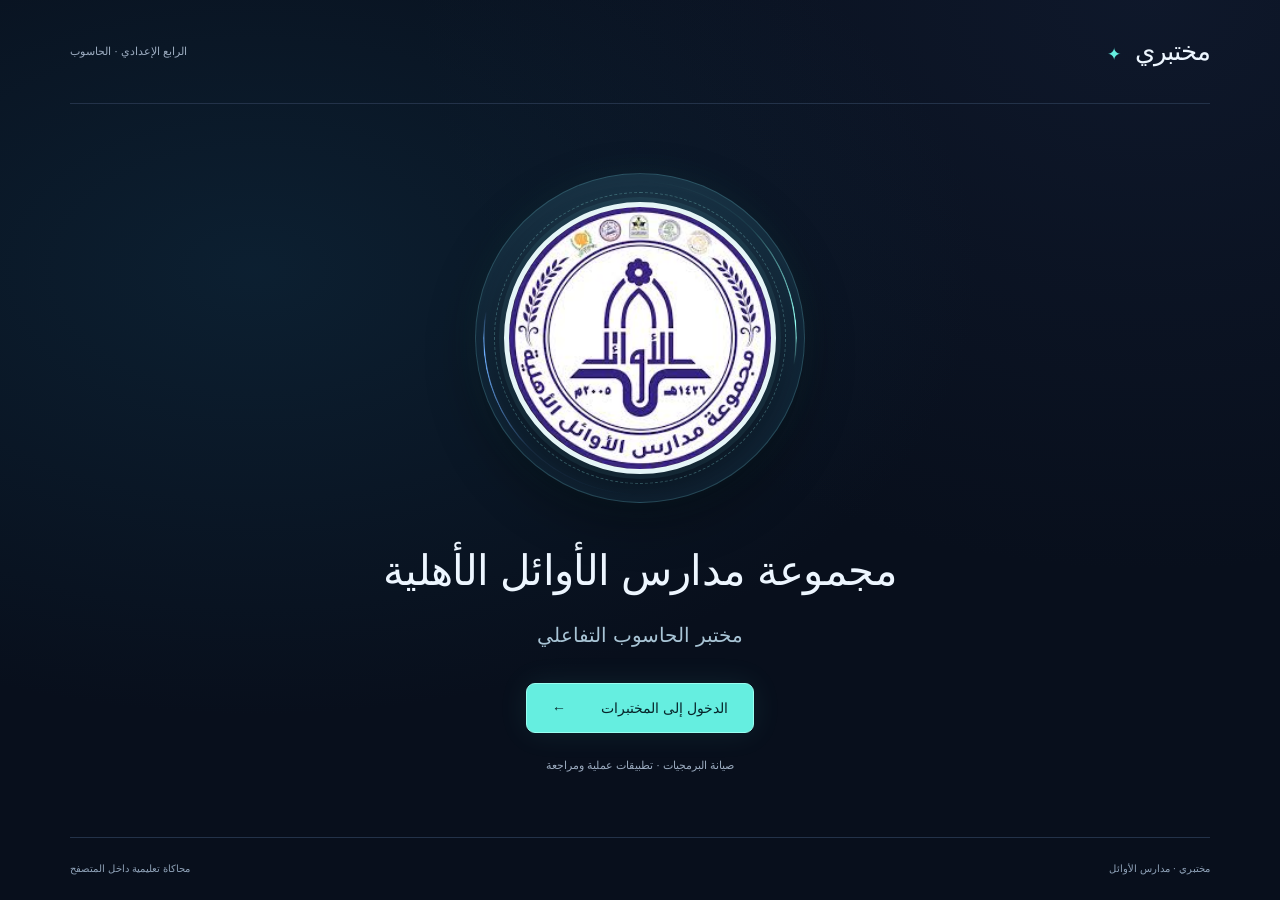
<file: index.html>
<!doctype html>
<html lang="ar" dir="rtl">
<head><meta charset="utf-8"><meta name="viewport" content="width=device-width,initial-scale=1"><meta name="theme-color" content="#080f1c"><title>مختبري | مدارس الأوائل</title><link rel="stylesheet" href="journey.css"><link rel="stylesheet" href="tech.css"></head>
<body class="welcome-page tech-home school-home">
<header class="journey-header"><a class="journey-brand" href="index.html">مختبري <span aria-hidden="true">✦</span></a><span class="header-caption">الرابع الإعدادي · الحاسوب</span></header>
<main class="school-welcome">
<div class="school-emblem"><img src="assets/school-logo.png" width="280" height="280" alt="شعار مجموعة مدارس الأوائل الأهلية"></div>
<h1>مجموعة مدارس الأوائل الأهلية</h1>
<p class="school-subtitle">مختبر الحاسوب التفاعلي</p>
<a class="tech-primary" href="lessons.html">الدخول إلى المختبرات <span aria-hidden="true">←</span></a>
<p class="school-course">صيانة البرمجيات · تطبيقات عملية ومراجعة</p>
</main>
<footer class="welcome-footer"><span>مختبري · مدارس الأوائل</span><span>محاكاة تعليمية داخل المتصفح</span></footer>
</body></html>
</file>
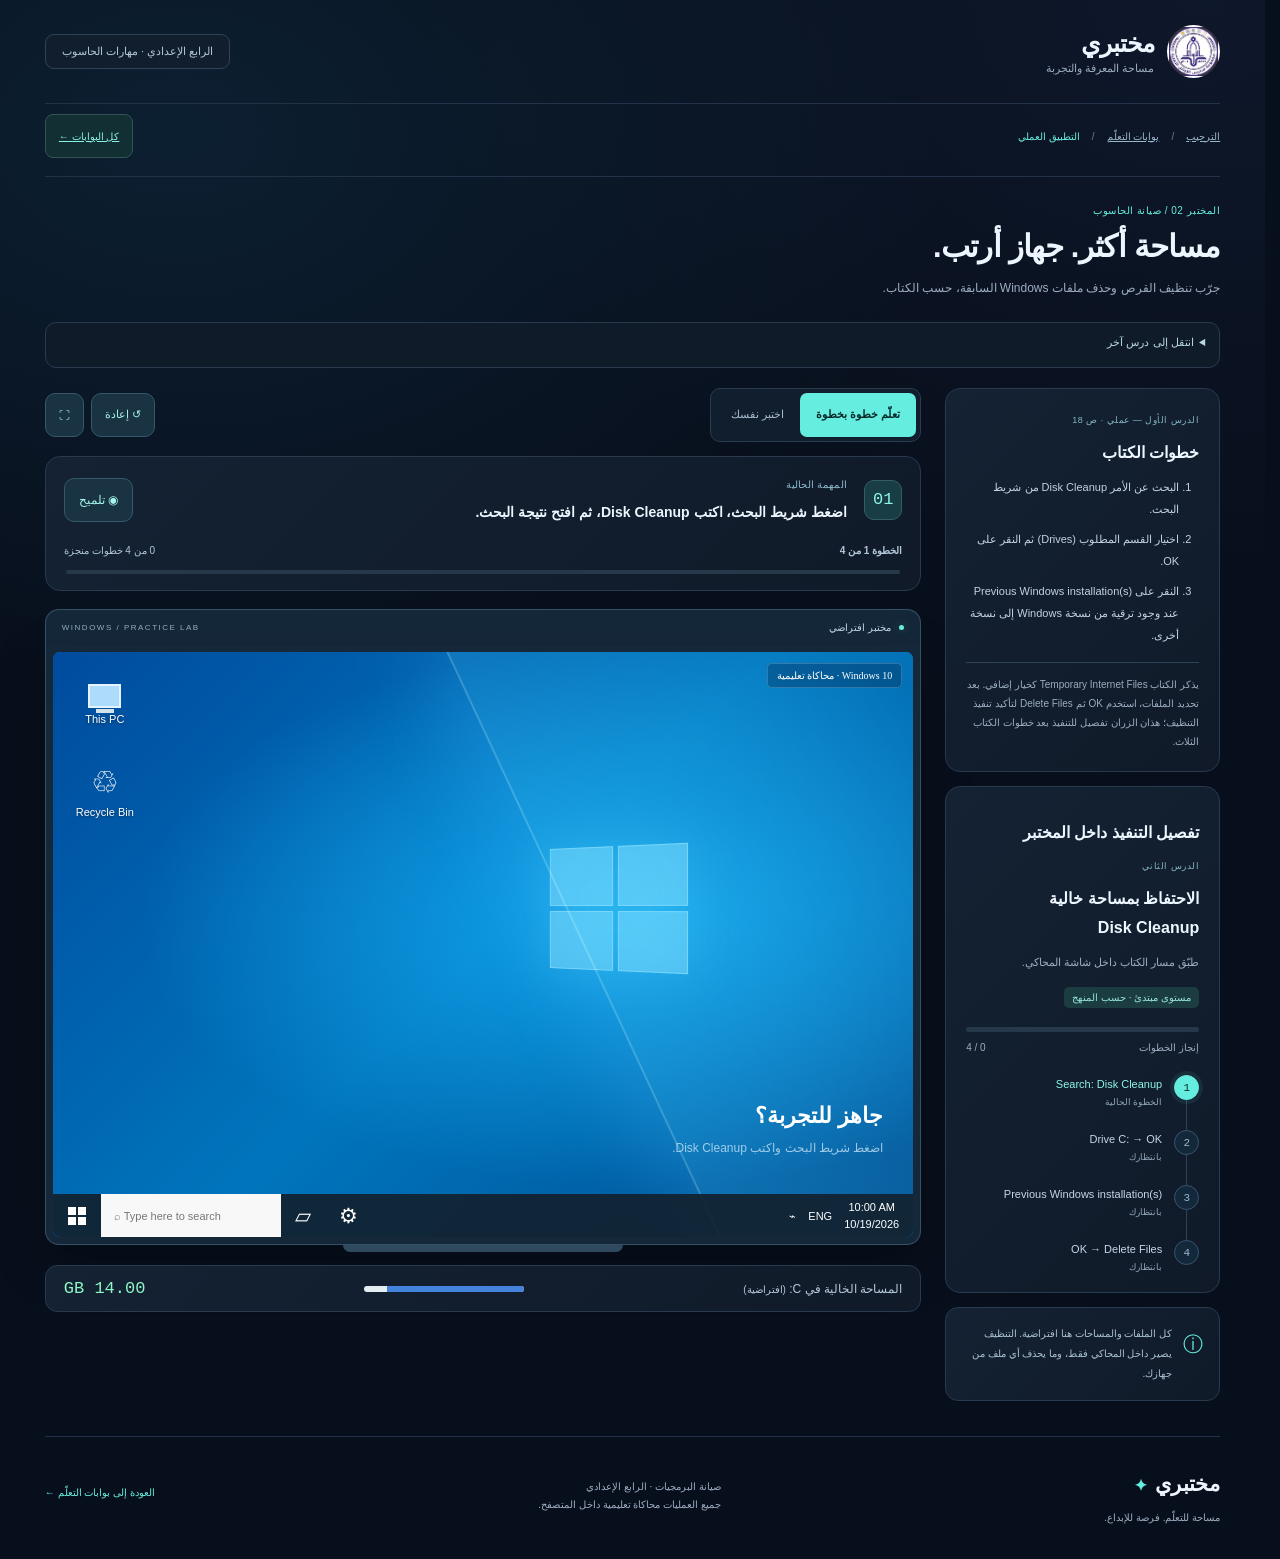
<file: cleanup.html>
<!doctype html><html lang="ar" dir="rtl"><head><meta charset="utf-8"><meta name="viewport" content="width=device-width,initial-scale=1"><meta name="theme-color" content="#080f1c"><title>مختبري — تنظيف القرص Disk Cleanup</title><style>
:root{--ink:#14233b;--muted:#718097;--blue:#2563eb;--line:#e1e7f0;--green:#148066}*{box-sizing:border-box}body{margin:0;background:#f3f6fb;color:var(--ink);font-family:Tahoma,Arial,sans-serif}button,input{font:inherit}button{cursor:pointer}button:focus-visible,input:focus-visible,summary:focus-visible{outline:3px solid #f3ad30;outline-offset:3px}button:disabled{cursor:default;opacity:.5}.wrap{max-width:1380px;margin:auto;padding:0 30px}header{height:88px;display:flex;align-items:center;justify-content:space-between;border-bottom:1px solid var(--line)}.brand{display:flex;align-items:center;gap:12px}.brandmark{width:43px;height:43px;background:#1b3e78;display:grid;grid-template-columns:repeat(2,9px);grid-template-rows:repeat(2,9px);place-content:center;gap:3px;transform:rotate(-5deg);border-radius:13px;box-shadow:0 5px 12px #1b3e7820}.brandmark i{background:#c5dcff}.brand strong{font-size:20px}.brand small{display:block;color:var(--muted);font-size:10px;margin-top:5px;letter-spacing:1px}.course-label{font-size:11px;color:#52708e;background:#e8edf7;border:1px solid #d9e1ef;border-radius:20px;padding:9px 14px}.intro{padding:28px 0 23px;display:flex;align-items:center;justify-content:space-between;gap:18px}.kicker{font-size:11px;color:var(--blue);margin:0 0 9px}h1{font-size:clamp(23px,4vw,34px);letter-spacing:-1px;margin:0 0 10px}.intro p{font-size:12px;color:var(--muted);margin:0;line-height:1.8}.lesson-number{font:70px monospace;color:#dce4f2;font-weight:bold}.layout{display:grid;grid-template-columns:1fr 287px;direction:ltr;gap:24px;align-items:start}.lab{direction:rtl;min-width:0}.lab-toolbar{display:flex;justify-content:space-between;align-items:center;margin-bottom:14px;gap:8px}.segmented{display:flex;background:#e6ebf3;border-radius:10px;padding:4px}.segmented button{border:0;background:transparent;color:#66758a;padding:9px 16px;border-radius:7px;font-size:12px}.segmented .selected{color:#1c4f9e;background:white;box-shadow:0 2px 6px #132f4d10}.tools{display:flex;gap:7px}.tools button{border:1px solid var(--line);background:white;color:#536984;padding:10px 13px;border-radius:9px;font-size:12px}.computer{background:#182235;border-radius:17px;padding:9px;box-shadow:0 20px 40px #1c365524,0 3px 5px #1c365518}.screen{position:relative;height:535px;overflow:hidden;background:#087ac7;direction:ltr;font-family:'Segoe UI',Arial,sans-serif;border-radius:9px;color:#1a1a1a}.screen button{font-family:inherit;font-size:13px}.wallpaper{position:absolute;inset:0;background:radial-gradient(ellipse at 68% 45%,#12a4eb,transparent 60%),linear-gradient(135deg,#004b9d,#0075bd 50%,#004e91)}.wallpaper:after{content:'';position:absolute;width:65%;height:160%;left:65%;top:-30%;background:linear-gradient(90deg,#49cbff33,transparent);transform:rotate(-25deg);border-left:2px solid #a6edff55;box-shadow:-30px 0 80px #46baff33}.window-symbol{position:absolute;left:57%;top:33%;width:145px;height:125px;display:grid;grid-template-columns:1fr 1fr;gap:5px;transform:perspective(450px) rotateY(-18deg);filter:drop-shadow(0 0 25px #6ce0ff66)}.window-symbol i{background:#8be3ff88;border:1px solid #b2f0ff77}.desktop-icons{position:absolute;left:13px;top:17px;display:flex;flex-direction:column;gap:17px}.desktop-icon{border:1px solid transparent;background:transparent;color:white;width:78px;min-height:70px;border-radius:0;font-size:11px!important;display:flex;align-items:center;justify-content:center;flex-direction:column;gap:5px;text-shadow:0 1px 3px #0007}.desktop-icon:hover{background:#ffffff20;border-color:#ffffff40}.desk-glyph{font-size:31px;text-shadow:none}.thispc{width:33px;height:24px;border:2px solid #e5f3ff;background:#addbfb;position:relative}.thispc:after{content:'';position:absolute;bottom:-7px;width:18px;height:4px;background:#d3e3ec;left:6px}.desktop-note{position:absolute;right:30px;bottom:78px;color:#e0f4ffb0;text-align:right;font:12px/1.9 Tahoma,sans-serif;direction:rtl}.desktop-note strong{font-size:22px;display:block;color:#fff}.taskbar{position:absolute;bottom:0;left:0;right:0;height:43px;background:#12212eea;display:flex;align-items:stretch;z-index:8;color:white}.start-button{border:0;background:transparent;color:white;width:48px;display:grid;place-items:center}.start-button:hover,.task-app:hover{background:#ffffff22}.windows-icon{display:grid;grid-template-columns:repeat(2,8px);grid-template-rows:repeat(2,8px);gap:2px}.windows-icon i{background:currentColor}.task-search{background:#f8f8f8;color:#777;width:180px;border:0;padding:0 13px;text-align:left;font-size:11px!important}.task-app{background:transparent;border:0;color:white;width:45px;font-size:21px!important}.clock{margin-left:auto;display:flex;align-items:center;padding:0 14px;gap:12px;font:11px/1.5 'Segoe UI',sans-serif}.clock time{text-align:center}.start-menu{position:absolute;left:0;bottom:43px;width:342px;max-width:100%;height:370px;background:#20272ff5;color:white;z-index:7;box-shadow:5px -5px 25px #0004;display:grid;grid-template-columns:49px 1fr;padding:15px 0 0}.start-rail{border-right:1px solid #ffffff10;display:flex;flex-direction:column;align-items:center;justify-content:flex-end;padding-bottom:14px;gap:15px}.start-rail button{background:transparent;border:0;color:white;font-size:21px!important;min-width:43px;min-height:43px}.start-content{padding:7px 14px}.start-content .user{font-size:12px;color:#adb6c0;display:block;padding:4px 9px 14px}.start-item{width:100%;display:flex;align-items:center;gap:12px;color:white;background:transparent;border:0;min-height:49px;text-align:left;padding:8px 10px}.start-item:hover{background:#ffffff18}.start-item .ico{font-size:21px;width:24px}.start-tile{margin:14px 8px;padding:18px;background:#1b6cba;width:125px;font-size:12px;line-height:1.8}.settings-window{position:absolute;inset:14px 15px 57px;background:white;box-shadow:0 8px 35px #001a3d66;display:flex;flex-direction:column;z-index:5;min-height:0;direction:ltr}.titlebar{height:34px;display:flex;align-items:center;flex-shrink:0;background:white;font-size:11px}.titlebar .window-title{padding-left:14px}.window-controls{display:flex;margin-left:auto;height:100%}.window-controls button{width:35px;background:transparent;border:0;font-size:16px}.window-controls button:last-child:hover{background:#d92d20;color:white}.window-body{flex:1;overflow:auto;min-height:0}.settings-home{padding:18px 28px}.settings-home h2{font-size:23px;font-weight:400;text-align:center;margin:4px 0 20px}.settings-search{border:1px solid #888;display:flex;align-items:center;max-width:290px;margin:0 auto 24px;padding:8px 10px;font-size:12px;color:#666}.settings-search input{border:0;width:100%;outline:none;font-size:12px;background:white;color:#111}.setting-grid{display:grid;grid-template-columns:repeat(3,1fr);gap:13px}.setting-tile{border:1px solid transparent;background:white;display:flex;text-align:left;gap:10px;align-items:center;padding:15px 8px;min-height:75px}.setting-tile:hover{border-color:#ccc;background:#f7f7f7}.setting-tile .icon{font-size:24px;color:#0067b8;min-width:28px}.setting-tile strong{font-size:13px;font-weight:400;display:block}.setting-tile small{display:block;font-size:10px;color:#666;margin-top:5px;line-height:1.5}.settings-page{display:grid;grid-template-columns:190px 1fr;height:100%;min-height:330px}.settings-nav{background:#f0f0f0;padding:8px 0}.nav-home{padding:12px 15px;background:transparent;border:0;display:block;text-align:left;width:100%}.nav-search{border:1px solid #aaa;background:white;color:#888;font-size:11px;padding:8px;margin:8px 12px 19px}.settings-nav h3{font-size:13px;font-weight:600;padding:0 15px;margin:14px 0}.nav-item{position:relative;border:0;background:transparent;display:flex;align-items:center;gap:9px;width:100%;padding:14px 15px;text-align:left;font-size:12px!important;min-height:43px}.nav-item:hover{background:#dfdfdf}.nav-item.active{background:#e0e0e0}.nav-item.active:before{content:'';position:absolute;left:0;width:3px;background:#0078d4;height:20px}.update-content{padding:16px 25px;overflow:auto}.update-content h2{font-size:25px;font-weight:400;margin:0 0 22px}.update-empty{color:#666;font-size:12px;line-height:1.8;margin-top:22px}.update-heading{display:flex;gap:12px;align-items:center;font-size:17px;margin-bottom:6px}.update-symbol{font-size:29px;color:#0078d4}.update-content small{color:#555;font-size:11px;line-height:1.6}.win-btn{padding:10px 15px;border:2px solid transparent;background:#e2e2e2;color:#111;min-height:42px;margin-top:18px}.win-btn:hover{border-color:#999}.win-btn.blue{background:#0078d4;color:white}.win-link{display:block;border:0;background:transparent;color:#0067b8;text-align:left;padding:11px 0;font-size:12px!important;min-height:40px}.up-links{margin-top:17px}.dots{display:flex;gap:5px;margin:17px 0}.dots i{height:5px;width:5px;border-radius:50%;background:#0078d4;animation:blink 1s infinite}.dots i:nth-child(2){animation-delay:.15s}.dots i:nth-child(3){animation-delay:.3s}.downloadbar{height:4px;background:#e3e3e3;max-width:320px;margin:16px 0}.downloadbar div{height:100%;background:#0078d4;transition:width .3s}.update-desc{font-size:12px;line-height:1.8;margin:17px 0}.restart-screen{position:absolute;inset:0;background:#0064ac;z-index:15;color:white;display:flex;flex-direction:column;align-items:center;justify-content:center;text-align:center;font:17px/1.9 'Segoe UI',sans-serif}.spinner{width:35px;height:35px;border:3px dotted #fff;border-radius:50%;animation:spin 2s linear infinite;margin-bottom:20px}.sim-badge{position:absolute;right:11px;top:11px;z-index:3;color:#fff;background:#001f4755;border:1px solid #ffffff30;border-radius:5px;font:10px Tahoma;padding:6px 9px;pointer-events:none}.toast{position:absolute;bottom:58px;left:50%;transform:translateX(-50%);background:#172c48f2;color:white;padding:12px 17px;border-radius:8px;z-index:20;font:12px/1.8 Tahoma;direction:rtl;width:max-content;max-width:88%;text-align:center;box-shadow:0 6px 20px #0003}.hint-target{outline:3px solid #ffcf4e!important;outline-offset:-3px;box-shadow:0 0 0 5px #ffcf4e30;animation:hintpulse 1.2s ease infinite}.monitor-foot{height:10px;background:#182235;width:32%;margin:auto;border-radius:0 0 30px 30px}.task-card{background:white;border:1px solid var(--line);border-radius:14px;padding:20px 23px;margin-top:21px;display:flex;align-items:center;gap:17px}.step-number{width:45px;height:45px;border-radius:12px;background:#ebf1ff;color:#2563eb;display:grid;place-items:center;font:20px monospace;flex-shrink:0}.task-text{flex:1}.task-text small{color:var(--muted);font-size:10px}.task-text h2{margin:7px 0 0;font-size:15px;line-height:1.9}.hint-btn{border:1px solid #dbe5fa;border-radius:9px;background:#f1f6ff;color:#245ab2;padding:10px 14px;font-size:12px;flex-shrink:0}.hint-btn:hover{background:#e0ebff}.sidebar{direction:rtl;display:flex;flex-direction:column;gap:17px;padding-top:0}.lesson-card{background:white;border:1px solid var(--line);border-radius:15px;padding:22px}.card-label{font-size:10px;letter-spacing:1px;color:var(--muted)}.lesson-card h3{font-size:17px;line-height:1.8;margin:12px 0 8px}.lesson-card p{font-size:12px;color:var(--muted);line-height:1.9;margin:0}.level{display:inline-block;background:#eaf6ee;color:#31805a;border-radius:5px;padding:5px 8px;font-size:10px;margin-top:14px}.steps{margin-top:22px;display:flex;flex-direction:column;gap:0}.step{display:flex;gap:12px;position:relative;padding:0 0 23px;align-items:flex-start}.step:last-child{padding-bottom:0}.step:not(:last-child):before{content:'';position:absolute;right:12px;top:24px;height:calc(100% - 24px);width:1px;background:#e1e7f0}.step-dot{height:25px;width:25px;border:1px solid #dce3ef;border-radius:50%;display:grid;place-items:center;font:11px monospace;color:#9ca8ba;flex-shrink:0;background:white;z-index:1}.step.active .step-dot{color:white;background:var(--blue);border-color:var(--blue);box-shadow:0 0 0 4px #2563eb12}.step.done .step-dot{background:#e9f7ef;color:#188354;border-color:#d2eddf}.step-info{padding-top:3px}.step-info strong{font-size:12px;font-weight:400;display:block;direction:ltr;text-align:right}.step-info small{display:block;font-size:10px;color:#99a3b2;margin-top:7px}.progress-track{height:5px;background:#e9eef6;border-radius:5px;margin:19px 0 10px;overflow:hidden}.progress-track div{height:100%;background:linear-gradient(90deg,#2563eb,#30bca8);transition:width .3s}.progress-caption{font-size:10px;color:var(--muted);display:flex;justify-content:space-between}.note{border:1px solid #dce6f5;background:#eaf0fa;border-radius:13px;padding:18px;display:flex;gap:11px;font-size:11px;color:#566d8d;line-height:1.9}.note .icon{font-size:20px}.complete{margin-top:22px;border:1px solid #bce6d5;background:linear-gradient(130deg,#eafaf2,white);padding:25px;border-radius:15px}.complete h2{font-size:22px;margin:0 0 9px;color:#176d52}.complete p{font-size:12px;line-height:1.9;color:#567769}.quiz-opts{display:grid;gap:8px;margin:15px 0}.quiz-opts button{border:1px solid #d7e4dd;background:white;padding:12px;border-radius:8px;text-align:right;font-size:12px;color:var(--ink)}.quiz-opts .right{border-color:#199762;color:#16794f;background:#eefaf4}.quiz-opts .wrong{border-color:#d89c9c;background:#fff0f0;color:#a54848}.complete .primary{background:#1d7658;color:white;border:0;padding:11px 18px;border-radius:8px;font-size:12px}.completion-score{font:28px monospace;color:#148066}.feedback{font-size:12px;min-height:22px;margin-top:10px;color:#276f58}footer{display:flex;justify-content:space-between;font-size:10px;color:#8e9bb0;padding:27px 0 30px;gap:15px;line-height:1.8}.fullscreen .screen{height:calc(100dvh - 18px)}.computer:fullscreen{border-radius:0;width:100%;height:100dvh}.computer:fullscreen .screen{height:calc(100dvh - 18px)}.screen button:focus-visible{outline-offset:-3px}@keyframes spin{to{transform:rotate(360deg)}}@keyframes blink{50%{opacity:.2}}@keyframes hintpulse{50%{box-shadow:0 0 0 6px #ffcf4e66}}[hidden]{display:none!important}@media(max-width:1100px){.layout{grid-template-columns:1fr 245px;gap:17px}.setting-grid{grid-template-columns:repeat(2,1fr)}.settings-page{grid-template-columns:160px 1fr}.update-content{padding:17px}.wrap{padding:0 22px}}@media(max-width:850px){.layout{grid-template-columns:1fr}.sidebar{display:grid;grid-template-columns:1fr 1fr}.lesson-card{padding:20px}.sidebar .note{grid-column:1/-1}.steps{display:grid;grid-template-columns:1fr 1fr;gap:15px}.step{padding:0}.step:before{display:none}.screen{height:550px}}@media(max-width:520px){.wrap{padding:0 12px}header{height:75px}.brand strong{font-size:18px}.course-label{font-size:9px;padding:8px}.intro{padding:23px 0 20px}.lesson-number{font-size:49px}.intro p{font-size:11px;max-width:245px}.segmented button{padding:9px 12px}.tools button{padding:10px;font-size:11px}.computer{padding:5px;border-radius:12px}.screen{height:500px;border-radius:7px}.settings-window{inset:8px 6px 50px}.settings-home{padding:15px 12px}.setting-grid{gap:6px}.setting-tile{padding:10px 5px;gap:7px}.setting-tile strong{font-size:12px}.setting-tile small{font-size:9px}.setting-tile .icon{font-size:21px;min-width:23px}.settings-page{grid-template-columns:119px 1fr}.settings-nav h3{font-size:11px;padding:0 8px}.nav-search{font-size:9px;padding:8px 4px;margin:8px 7px 15px}.nav-item{padding:12px 8px;gap:5px;font-size:10px!important;min-height:46px}.nav-home{padding:10px;font-size:11px!important;min-height:44px}.update-content{padding:15px 11px}.update-content h2{font-size:20px;margin-bottom:18px}.update-heading{font-size:14px;gap:7px;line-height:1.5}.update-symbol{font-size:22px}.win-btn{font-size:11px!important;padding:10px 7px}.update-content small{font-size:10px}.task-search{width:112px;font-size:9px!important}.task-app{width:34px}.clock{padding:0 7px;font-size:9px;gap:6px}.desktop-note{right:16px;font-size:11px}.window-symbol{left:44%;width:120px;height:105px}.task-card{padding:15px 13px;gap:10px}.task-text h2{font-size:13px}.step-number{width:35px;height:40px;font-size:17px}.hint-btn{font-size:11px;padding:9px}.sidebar{grid-template-columns:1fr}.steps{grid-template-columns:1fr 1fr}.sidebar .note{grid-column:auto}.lesson-card h3{font-size:16px}.screen .titlebar{height:35px}.window-controls button{width:35px}.tools{gap:5px}.course-label{max-width:132px;text-align:center}footer{font-size:9px}.complete{padding:20px}.screen button{touch-action:manipulation}}
@media(prefers-reduced-motion:reduce){*,*:before,*:after{animation:none!important;transition:none!important}}
</style><style>.lesson-tabs{display:flex;gap:10px;margin:0 0 24px;padding:5px;border:1px solid #dce5f2;border-radius:12px;background:#e9eef7}.lesson-tabs a{flex:1;text-decoration:none;color:#65748b;font-size:13px;padding:14px 16px;border-radius:9px;line-height:1.7;text-align:center}.lesson-tabs a.active{background:white;color:#225bb1;box-shadow:0 3px 8px #23456d0c;font-weight:bold}.lesson-tabs a:focus-visible{outline:3px solid #f3ad30;outline-offset:2px}@media(max-width:520px){.lesson-tabs{gap:3px;margin-bottom:18px}.lesson-tabs a{font-size:11px;padding:11px 7px}}</style><style>
.search-panel{position:absolute;bottom:43px;left:0;width:365px;max-width:100%;height:365px;background:#f7f7f7;z-index:9;box-shadow:3px -4px 25px #0004;padding:20px;direction:ltr}.search-caption{font-size:20px;margin-bottom:18px}.search-input{display:flex;align-items:center;gap:10px;background:white;border:2px solid #0078d4;padding:11px}.search-input input{border:0;outline:0;width:100%;min-width:0;background:white;color:#111;font-size:14px}.search-best{font-size:11px;color:#666;margin:19px 0 10px}.search-result{display:flex;gap:12px;align-items:center;background:#ddebfa;border:1px solid #b8d3f4;width:100%;padding:15px;text-align:left;min-height:65px}.search-result span:first-child{font-size:29px;color:#0078d4}.search-result strong{font-size:14px;display:block;font-weight:500}.search-result small{display:block;color:#555;font-size:11px;margin-top:5px}.search-empty{font-size:12px;color:#777;line-height:1.8;margin-top:20px}.disk-dialog{max-height:calc(100% - 68px);overflow-y:auto;position:absolute;top:50%;left:50%;transform:translate(-50%,-54%);width:420px;max-width:calc(100% - 22px);background:#f0f0f0;box-shadow:0 8px 28px #00204b77;z-index:10;border:1px solid #3182b8;direction:ltr;font:12px 'Segoe UI',Arial,sans-serif}.disk-title{display:flex;align-items:center;justify-content:space-between;background:#087abe;color:white;min-height:34px;padding-left:10px;font-size:12px}.disk-title button{height:34px;width:36px;border:0;background:transparent;color:white;font-size:20px}.disk-title button:hover{background:#d02c29}.disk-content{padding:17px 16px}.disk-intro{display:flex;gap:12px;align-items:center;line-height:1.7;margin-bottom:17px}.drive-icon{width:39px;height:22px;background:linear-gradient(#fdfdfd,#b4bbbf);border:1px solid #87949d;border-radius:3px;position:relative;flex-shrink:0;box-shadow:0 3px 0 #758e9c}.drive-icon:after{content:'';position:absolute;bottom:4px;right:5px;background:#3bbd8c;width:5px;height:3px}.disk-content label.drive-label{display:block;margin:0 0 8px}.drive-select{width:100%;border:1px solid #939da6;background:white;color:#111;padding:10px;font:13px 'Segoe UI',Arial;min-height:43px}.disk-buttons{display:flex;justify-content:flex-end;gap:8px;margin-top:18px;padding-top:13px;border-top:1px solid #d2d2d2}.disk-buttons button{min-width:80px;min-height:37px;border:1px solid #adb4ba;background:#e8e8e8;color:#111;font-size:12px}.disk-buttons .disk-primary{border:1px solid #0078d4;box-shadow:inset 0 0 0 1px #fff}.disk-buttons button:hover{background:#e1edfa;border-color:#0078d4}.disk-tabs{display:flex;gap:0;padding:12px 12px 0;font-size:11px}.disk-tabs span{padding:7px 10px;border:1px solid #ccc}.disk-tabs span:first-child{background:white;border-bottom-color:white}.cleanup-body{margin:0 10px;padding:13px 12px 9px;border:1px solid #ccc;background:#fff}.file-list{background:white;border:1px solid #aaa;margin:8px 0 12px;max-height:193px;overflow:auto}.file-row{display:flex;align-items:center;gap:5px;padding:8px 7px;min-height:39px;cursor:pointer;font-size:11px}.file-row:hover{background:#f0f6fd}.file-row:has(input:checked){background:#e5f0fb}.file-row input{accent-color:#0078d4;width:16px;height:16px;margin:0 4px 0 0;flex-shrink:0}.file-row .file-name{flex:1;line-height:1.5}.file-row .size{font-size:10px;white-space:nowrap;color:#555}.total{display:flex;justify-content:space-between;font-size:11px;gap:10px;line-height:1.7}.desc-box{border:1px solid #ccc;padding:10px;margin:13px 0 8px;font-size:11px;line-height:1.7;color:#333}.cleanup-footer{padding:0 12px 11px}.warning{padding:12px;background:#fff9e6;border:1px solid #e2d7b3;font:11px/1.8 Tahoma;margin:10px 0;direction:rtl;color:#6d592b}.cleanup-progress{height:14px;background:white;border:1px solid #b8c0c5;margin:18px 0}.cleanup-progress div{height:100%;background:#4fbb55;transition:width .25s}.disk-sub{color:#666;font-size:11px;line-height:1.7}.space-meter{margin-top:13px;background:white;border:1px solid var(--line);border-radius:12px;padding:13px 18px;display:flex;align-items:center;justify-content:space-between;font-size:12px;gap:16px}.space-meter span{color:var(--muted)}.space-meter b{font:17px monospace;color:#167959}.mini-disk{height:6px;flex:1;background:#e4edf2;border-radius:5px;max-width:160px;overflow:hidden}.mini-disk div{height:100%;background:#4383db;transition:width 1s}.disk-completed{text-align:center;padding:12px}.disk-completed .check{font-size:38px;color:#19804c;margin-bottom:12px}.disk-completed h3{font-size:17px;margin:8px}.disk-completed p{font-size:12px;line-height:1.8}.disk-intro p{margin:0}@media(max-width:520px){.disk-content{padding:14px 12px}.cleanup-body{padding:11px 8px}.file-row{font-size:10px;padding:8px 5px;min-height:43px}.file-row input{width:18px;height:18px}.file-row .size{font-size:9px}.file-list{max-height:175px}.desc-box{font-size:10px;line-height:1.6;padding:7px;margin:8px 0}.disk-buttons{margin-top:11px;padding-top:10px}.disk-buttons button{min-height:43px}.disk-tabs{padding-top:8px}.disk-title{min-height:34px}.disk-dialog{max-width:calc(100% - 14px);transform:translate(-50%,-54%)}.space-meter{font-size:11px;padding:13px;gap:9px}.space-meter b{font-size:14px}.disk-intro{margin-bottom:12px;font-size:11px}}
</style><link rel="stylesheet" href="lesson-ux.css"><link rel="stylesheet" href="responsive.css"><link rel="stylesheet" href="glass.css"><link rel="stylesheet" href="academy.css"><link rel="stylesheet" href="tech.css"></head><body class="tech-lab"><div class="wrap"><header><div class="brand"><span class="brandmark"><i></i><i></i><i></i><i></i></span><div><strong>مختبري</strong><small>تعلّم. جرّب. أتقن.</small></div></div><span class="course-label">مهارات الحاسوب · مختبر تفاعلي</span></header><section class="intro"><div><div class="kicker">المختبر 02 / صيانة الحاسوب</div><h1>مساحة أكثر. جهاز أرتب.</h1><p>جرّب تنظيف القرص وحذف ملفات Windows السابقة، حسب الكتاب.</p></div><span class="lesson-number">02</span></section><nav class="lesson-tabs" id="lessonMenu" aria-label="دروس المختبر"></nav><div class="layout"><main class="lab"><div class="lab-toolbar"><div class="segmented"><button class="selected" id="learn">تعلّم خطوة بخطوة</button><button id="test">اختبر نفسك</button></div><div class="tools"><button id="reset" aria-label="إعادة المختبر">↺ إعادة</button><button id="fullscreen" aria-label="ملء الشاشة">⛶</button></div></div><div class="computer" id="computer"><div class="screen" id="screen"><div class="wallpaper"><div class="window-symbol"><i></i><i></i><i></i><i></i></div></div><span class="sim-badge">محاكاة تعليمية · Windows 10</span><div class="desktop-icons"><button class="desktop-icon" data-action="other"><span class="thispc"></span>This PC</button><button class="desktop-icon" data-action="other"><span class="desk-glyph">♲</span>Recycle Bin</button></div><div class="desktop-note"><strong>جاهز للتجربة؟</strong>اضغط شريط البحث واكتب Disk Cleanup.</div><div id="startMenu" class="start-menu" hidden><div class="start-rail"><span style="margin-bottom:auto;padding-top:5px">☰</span><button data-action="search" aria-label="Search">⚙</button><button data-action="other" aria-label="Power">⏻</button></div><div class="start-content"><span class="user">Student</span><button class="start-item" data-action="other"><span class="ico">▤</span>Documents</button><button class="start-item" data-action="other"><span class="ico">▧</span>Pictures</button><button class="start-item" id="searchStartTarget" data-action="search"><span class="ico">⚙</span>Search</button><div class="start-tile">☀<br>Have a good day</div></div></div><div id="searchPanel" class="search-panel" hidden><div class="search-caption">Search Windows</div><div class="search-input"><span>⌕</span><input id="searchInput" aria-label="البحث عن Disk Cleanup" autocomplete="off" placeholder="Type Disk Cleanup"></div><div id="searchResults"></div></div><section class="disk-dialog" id="diskDialog" role="dialog" aria-label="Disk Cleanup" hidden><div class="disk-title"><span id="diskTitle">Disk Cleanup</span><button data-action="closeDisk" aria-label="Close Disk Cleanup">×</button></div><div id="diskBody"></div></section><div class="taskbar"><button class="start-button" id="startTarget" data-action="start" aria-label="Start"><span class="windows-icon"><i></i><i></i><i></i><i></i></span></button><button class="task-search" id="searchTarget" data-action="search">⌕ Type here to search</button><button class="task-app" data-action="other" aria-label="File Explorer">▱</button><button class="task-app" data-action="restoreDisk" aria-label="Search">⚙</button><div class="clock"><span>⌁</span><span>ENG</span><time>10:00 AM<br>10/19/2026</time></div></div><div class="toast" id="toast" hidden role="status"></div><div class="restart-screen" id="restartScreen" hidden><div class="spinner"></div><div id="restartText">Working on updates<br><small>محاكاة إعادة التشغيل</small></div></div></div></div><div class="monitor-foot"></div><div class="space-meter"><span>المساحة الخالية في C: <small>(افتراضية)</small></span><div class="mini-disk"><div id="spaceBar" style="width:86%"></div></div><b id="freeSpace">14.00 GB</b></div><section class="task-card" aria-live="polite"><span class="step-number" id="stepNumber">01</span><div class="task-text"><small id="taskLabel">المهمة الحالية</small><h2 id="taskText"></h2></div><button class="hint-btn" id="hint">◉ تلميح</button></section><section class="complete" id="complete" hidden><h2>أحسنت، وفّرت مساحة! ✦</h2><p id="completionText"></p><div class="card-label">تثبيت المعلومة</div><h3 id="quizQuestion" style="font-size:14px;line-height:1.9"></h3><div class="quiz-opts" id="quizOptions"></div><div class="feedback" id="quizFeedback" aria-live="polite"></div><button class="primary" id="quizNext" hidden>السؤال التالي ←</button></section></main><aside class="sidebar"><section class="lesson-card"><span class="card-label">الدرس الثاني</span><h3>الاحتفاظ بمساحة خالية<br><span dir="ltr">Disk Cleanup</span></h3><p>طبّق مسار الكتاب داخل شاشة المحاكي.</p><span class="level">مستوى مبتدئ · حسب المنهج</span><div class="progress-track"><div id="progress"></div></div><div class="progress-caption"><span>إنجاز الخطوات</span><span id="progressLabel">0 / 4</span></div><div class="steps" id="steps"></div></section><section class="note"><span class="icon">ⓘ</span><div>كل الملفات والمساحات هنا افتراضية. التنظيف يصير داخل المحاكي فقط، وما يحذف أي ملف من جهازك.</div></section></aside></div><footer><span>مختبري / الحاسوب صار متاح للتجربة.</span><span>واجهة Windows 10 حسب الصورة المرسلة.</span></footer></div><script src="cleanup.js"></script><script src="lesson-menu.js"></script><script src="lesson-ux.js"></script><script src="academy.js"></script><script src="textbook-guide.js"></script></body></html>
</file>
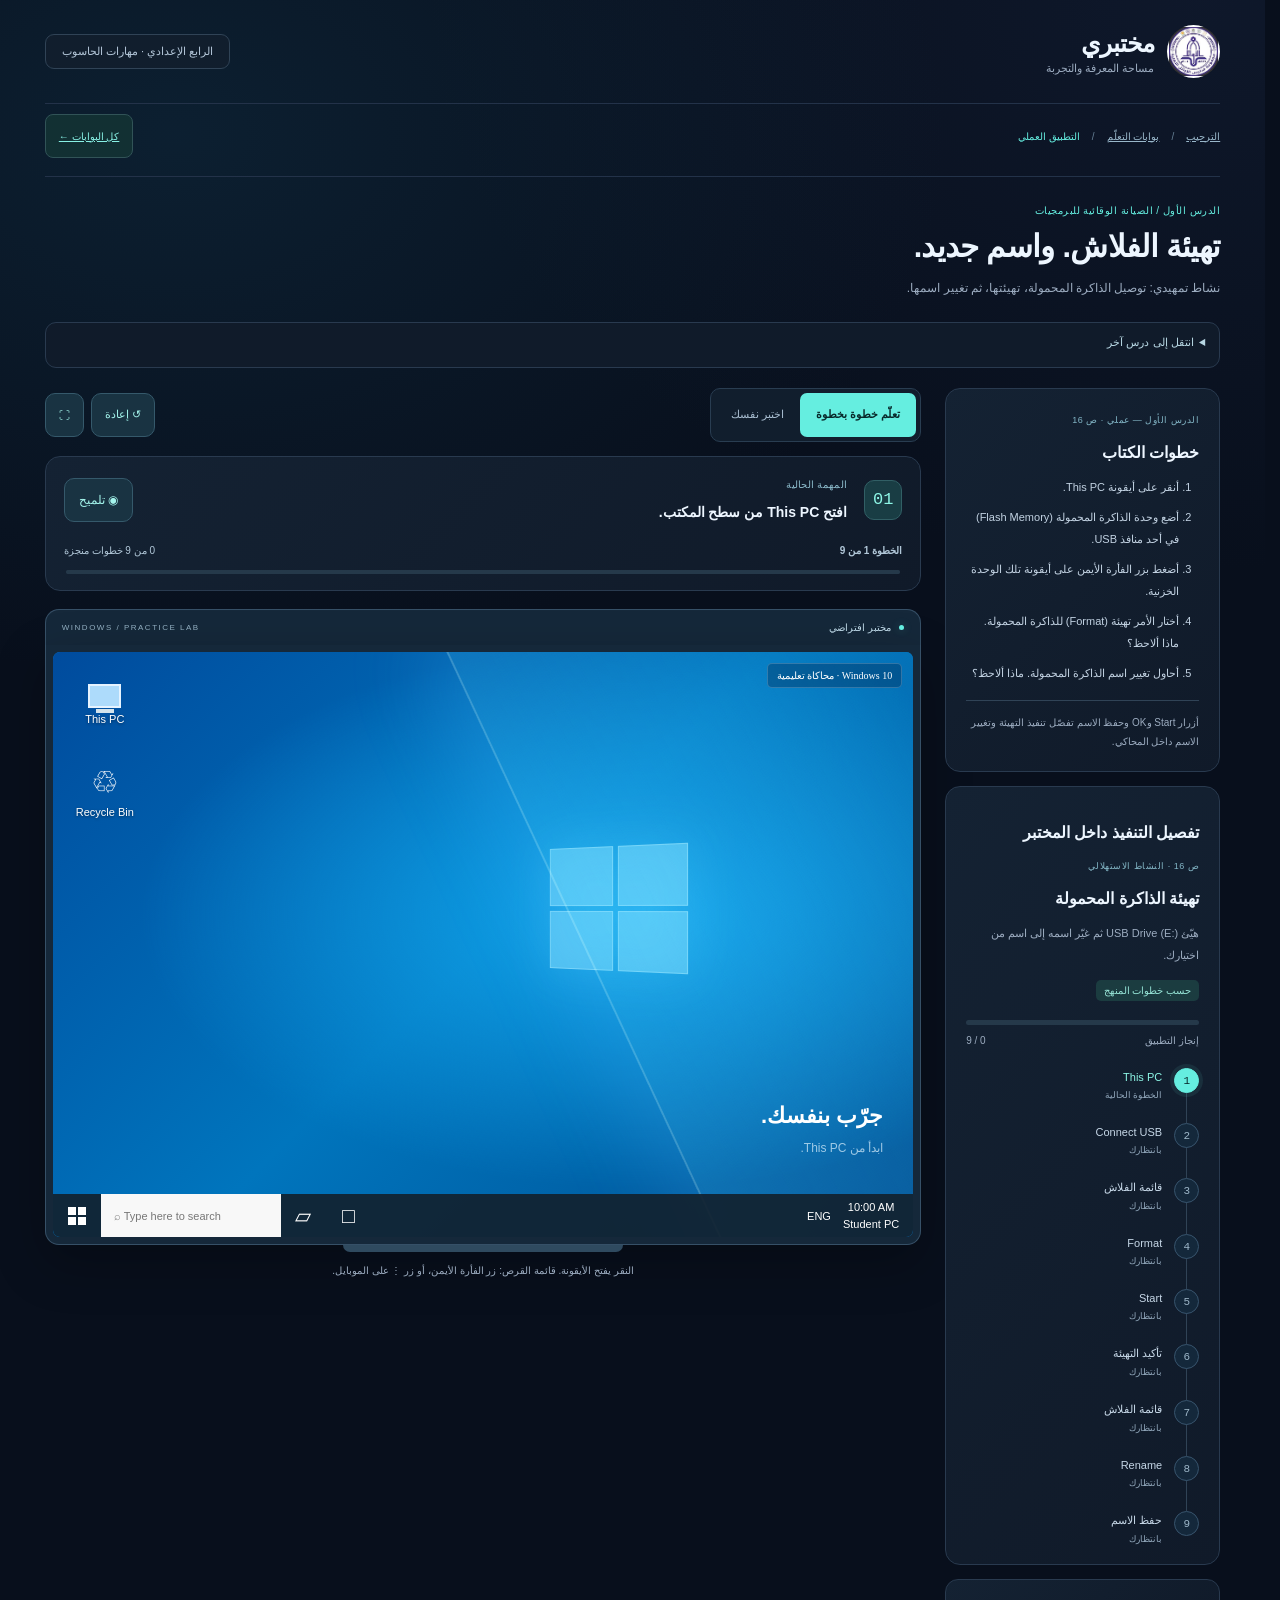
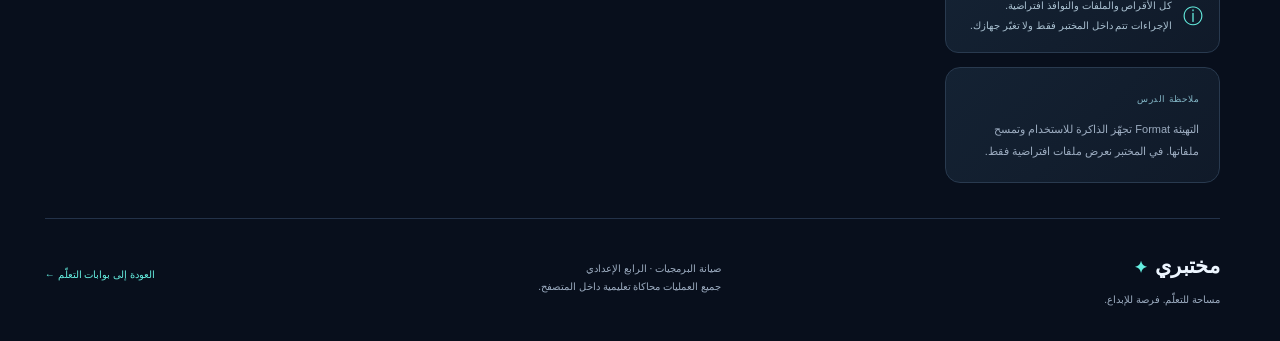
<file: lab.html>
<!doctype html><html lang="ar" dir="rtl"><head><meta charset="utf-8"><meta name="viewport" content="width=device-width,initial-scale=1"><meta name="theme-color" content="#080f1c"><title>مختبري | العملي</title><link rel="stylesheet" href="base.css"><link rel="stylesheet" href="lab.css"><link rel="stylesheet" href="lesson-ux.css"><link rel="stylesheet" href="responsive.css"><link rel="stylesheet" href="glass.css"><link rel="stylesheet" href="academy.css"><link rel="stylesheet" href="tech.css"></head><body class="tech-lab"><div class="wrap"><header><div class="brand"><span class="brandmark"><i></i><i></i><i></i><i></i></span><div><strong>مختبري</strong><small>تعلّم. جرّب. أتقن.</small></div></div><span class="course-label">الرابع الإعدادي · صيانة البرمجيات</span></header><section class="intro"><div><div class="kicker" id="lessonKicker"></div><h1 id="lessonTitle"></h1><p id="lessonIntro"></p></div><span class="lesson-number" id="lessonNumber"></span></section><nav class="lesson-tabs" id="lessonMenu" aria-label="دروس المختبر"></nav><div class="layout"><main class="lab"><div class="lab-toolbar"><div class="segmented"><button id="learn" class="selected">تعلّم خطوة بخطوة</button><button id="test">اختبر نفسك</button></div><div class="tools"><button id="reset">↺ إعادة</button><button id="fullscreen" aria-label="ملء الشاشة">⛶</button></div></div><div class="computer" id="computer"><div class="screen" id="screen"><div class="wallpaper"><div class="window-symbol"><i></i><i></i><i></i><i></i></div></div><span class="sim-badge">محاكاة تعليمية · Windows 10</span><div class="desktop-icons"><button class="desktop-icon" id="pcTarget" data-action="pc"><span class="thispc"></span>This PC</button><button class="desktop-icon" data-action="other"><span class="desk-glyph">♲</span>Recycle Bin</button><button class="desktop-icon" id="wordTarget" data-action="word" hidden><span class="word-icon">W</span>Microsoft Word</button></div><div class="desktop-note"><strong>جرّب بنفسك.</strong><span id="desktopNote"></span></div><div class="window" id="appWindow" hidden><div class="window-titlebar"><span id="appTitle">This PC</span><div><button data-action="minimize" aria-label="تصغير">−</button><button data-action="maximize" aria-label="تكبير">□</button><button data-action="close" aria-label="إغلاق">×</button></div></div><div class="app-content" id="appContent"></div></div><div class="context" id="contextMenu" hidden></div><div class="start-menu" id="startMenu" hidden><div class="start-rail"><span style="margin-bottom:auto">☰</span><button data-action="settings" aria-label="Settings">⚙</button><button id="powerTarget" data-action="power" aria-label="Power">⏻</button></div><div class="start-content"><span class="user">Student</span><button class="start-item" id="settingsTarget" data-action="settings"><span class="ico">⚙</span>Settings</button><button class="start-item" data-action="other"><span class="ico">▤</span>Documents</button><div class="start-tile">صيانة الحاسوب<br>Practice makes progress</div><div id="powerMenu" class="power-menu" hidden><button data-action="other">☾ &nbsp; Sleep</button><button data-action="other">⏻ &nbsp; Shut down</button><button id="restartTarget" data-action="restart">↻ &nbsp; Restart</button></div></div></div><div class="taskbar"><button class="start-button" id="startTarget" data-action="start" aria-label="Start"><span class="windows-icon"><i></i><i></i><i></i><i></i></span></button><button class="task-search" data-action="other">⌕ Type here to search</button><button class="task-app" data-action="pc" aria-label="File Explorer">▱</button><button class="task-app" data-action="restore" aria-label="استعادة النافذة">□</button><div class="clock"><span>ENG</span><time>10:00 AM<br>Student PC</time></div></div><div id="systemOverlay" class="restart-screen" hidden></div><div class="toast" id="toast" hidden role="status"></div></div></div><div class="monitor-foot"></div><div class="interaction-note">النقر يفتح الأيقونة. قائمة القرص: زر الفأرة الأيمن، أو زر ⋮ على الموبايل.</div><section class="task-card" aria-live="polite"><span class="step-number" id="stepNumber"></span><div class="task-text"><small id="taskLabel">المهمة الحالية</small><h2 id="taskText"></h2></div><button class="hint-btn" id="hint">◉ تلميح</button></section><div class="extras" id="extras"></div><section class="complete" id="complete" hidden><h2 id="completeTitle">أحسنت، أكملت التطبيق! ✦</h2><p id="completionText"></p><h3 id="quizQuestion" style="font-size:14px;line-height:1.9"></h3><div class="quiz-opts" id="quizOptions"></div><div class="feedback" id="quizFeedback" aria-live="polite"></div><button class="primary" id="quizNext" hidden>السؤال التالي ←</button></section></main><aside class="sidebar"><section class="lesson-card"><span class="card-label" id="sourcePages"></span><h3 id="sidebarTitle"></h3><p id="sidebarDescription"></p><span class="level">حسب خطوات المنهج</span><div class="progress-track"><div id="progress"></div></div><div class="progress-caption"><span>إنجاز التطبيق</span><span id="progressLabel"></span></div><div class="steps" id="steps"></div></section><section class="note"><span class="icon">ⓘ</span><div>كل الأقراص والملفات والنوافذ افتراضية. الإجراءات تتم داخل المختبر فقط ولا تغيّر جهازك.</div></section><section class="lesson-card"><span class="card-label">ملاحظة الدرس</span><p id="lessonNote" style="margin-top:12px"></p></section></aside></div><footer><span>مختبري / تطبيق عملي لكل طالب.</span><span>المصدر: الدرس الأول — عملي / صفحات الكتاب 16–21.</span></footer></div><script src="lesson-menu.js"></script><script src="curriculum.js"></script><script src="lab.js"></script><script src="lesson-ux.js"></script><script src="academy.js"></script><script src="textbook-guide.js"></script></body></html>
</file>
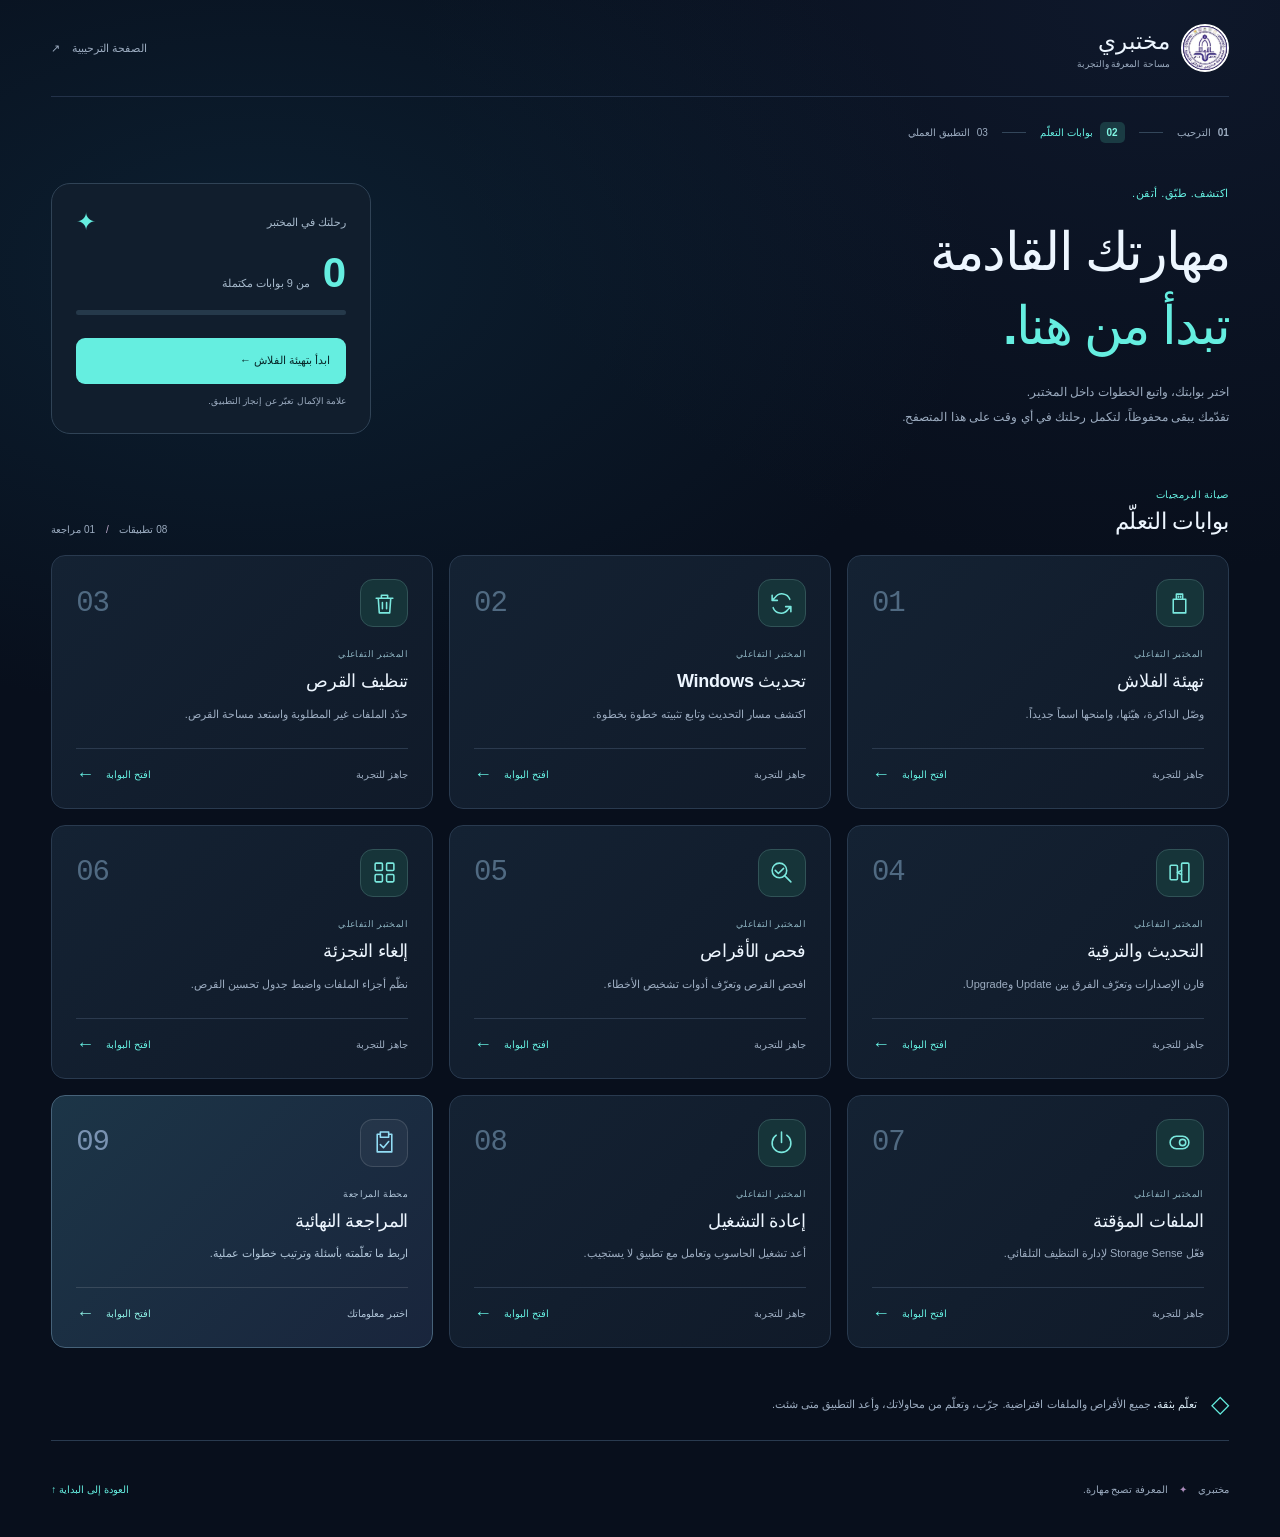
<file: lessons.html>
<!doctype html>
<html lang="ar" dir="rtl">
<head><meta charset="utf-8"><meta name="viewport" content="width=device-width,initial-scale=1"><meta name="theme-color" content="#080f1c"><title>مختبري | بوابات التعلّم</title><link rel="stylesheet" href="journey.css"><link rel="stylesheet" href="tech.css"></head>
<body class="portal-page">
<div class="portal-wrap">
<header class="journey-header"><a class="portal-brand" href="index.html"><img src="assets/school-logo.png" alt="شعار المدرسة" width="48" height="48"><span>مختبري<small>مساحة المعرفة والتجربة</small></span></a><a class="back-home" href="index.html">الصفحة الترحيبية <span aria-hidden="true">↗</span></a></header>
<main>
<nav class="journey-steps" aria-label="مراحل التعلّم"><a href="index.html"><span>01</span> الترحيب</a><span class="path-dash" aria-hidden="true"></span><span aria-current="step"><b>02</b> بوابات التعلّم</span><span class="path-dash" aria-hidden="true"></span><span><span>03</span> التطبيق العملي</span></nav>
<section class="portal-intro"><div><p class="eyebrow">اكتشف. طبّق. أتقن.</p><h1>مهارتك القادمة<br><em>تبدأ من هنا.</em></h1><p>اختر بوابتك، واتبع الخطوات داخل المختبر.<br>تقدّمك يبقى محفوظاً، لتكمل رحلتك في أي وقت على هذا المتصفح.</p></div><aside class="journey-summary" aria-label="ملخص التقدّم"><div class="summary-head"><span>رحلتك في المختبر</span><span aria-hidden="true">✦</span></div><p><strong id="completedCount">0</strong><span>من 9 بوابات مكتملة</span></p><progress id="courseProgress" value="0" max="9" aria-label="البوابات المكتملة"></progress><a id="continueLesson" href="lab.html?lesson=format">ابدأ بتهيئة الفلاش <span aria-hidden="true">←</span></a><small>علامة الإكمال تعبّر عن إنجاز التطبيق.</small></aside></section>
<div class="portal-section-title"><div><span class="eyebrow">صيانة البرمجيات</span><h2>بوابات التعلّم</h2></div><span>08 تطبيقات <i aria-hidden="true">/</i> 01 مراجعة</span></div>
<nav class="portal-grid" id="lessonMenu" aria-label="اختر بوابة الدرس"></nav>
<noscript><p>فعّل JavaScript حتى تعمل المحاكيات.</p><a href="lab.html?lesson=format">تهيئة الفلاش</a> · <a href="update.html">تحديث Windows</a> · <a href="cleanup.html">تنظيف القرص</a></noscript>
<div class="portal-note"><span aria-hidden="true">◇</span><p><strong>تعلّم بثقة.</strong> جميع الأقراص والملفات افتراضية. جرّب، وتعلّم من محاولاتك، وأعد التطبيق متى شئت.</p></div>
</main><footer class="portal-footer"><span>مختبري <b aria-hidden="true">✦</b> المعرفة تصبح مهارة.</span><a href="index.html">العودة إلى البداية ↑</a></footer>
</div><script src="lesson-menu.js"></script><script src="journey.js"></script></body></html>
</file>
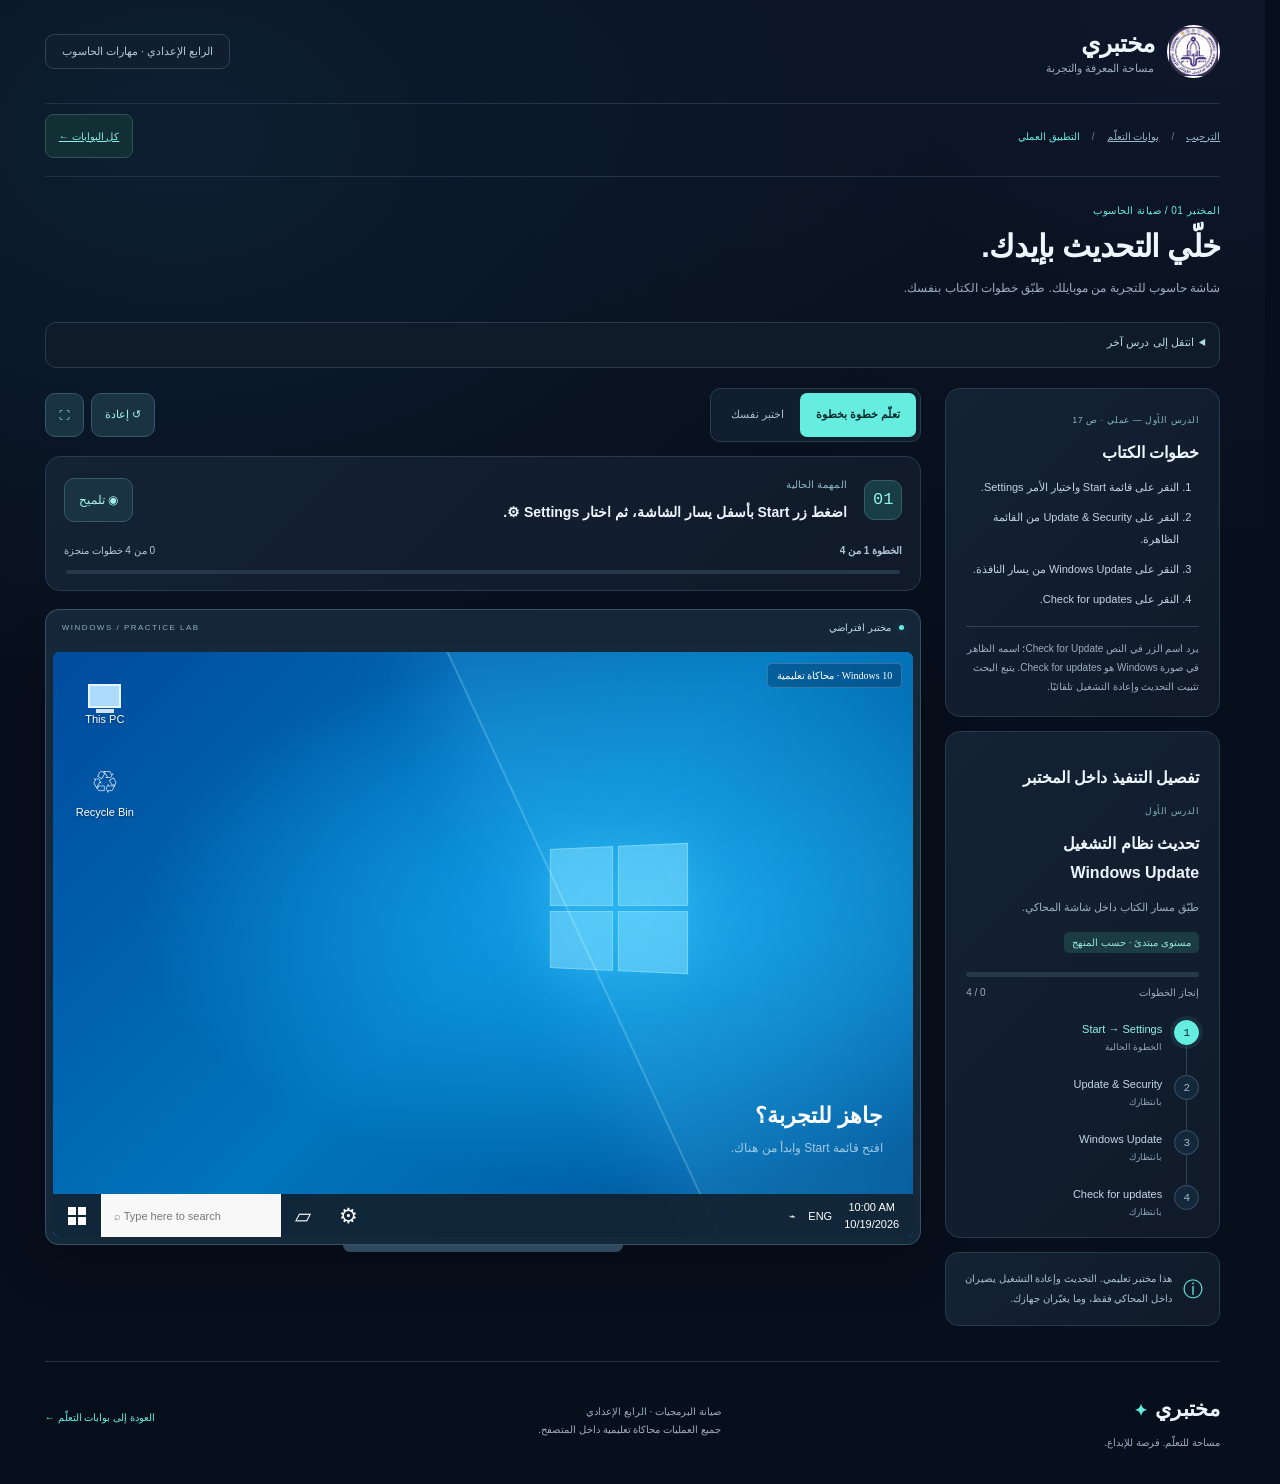
<file: update.html>
<!doctype html><html lang="ar" dir="rtl"><head><meta charset="utf-8"><meta name="viewport" content="width=device-width,initial-scale=1"><meta name="theme-color" content="#080f1c"><title>مختبري — تحديث Windows</title><style>
:root{--ink:#14233b;--muted:#718097;--blue:#2563eb;--line:#e1e7f0;--green:#148066}*{box-sizing:border-box}body{margin:0;background:#f3f6fb;color:var(--ink);font-family:Tahoma,Arial,sans-serif}button,input{font:inherit}button{cursor:pointer}button:focus-visible,input:focus-visible,summary:focus-visible{outline:3px solid #f3ad30;outline-offset:3px}button:disabled{cursor:default;opacity:.5}.wrap{max-width:1380px;margin:auto;padding:0 30px}header{height:88px;display:flex;align-items:center;justify-content:space-between;border-bottom:1px solid var(--line)}.brand{display:flex;align-items:center;gap:12px}.brandmark{width:43px;height:43px;background:#1b3e78;display:grid;grid-template-columns:repeat(2,9px);grid-template-rows:repeat(2,9px);place-content:center;gap:3px;transform:rotate(-5deg);border-radius:13px;box-shadow:0 5px 12px #1b3e7820}.brandmark i{background:#c5dcff}.brand strong{font-size:20px}.brand small{display:block;color:var(--muted);font-size:10px;margin-top:5px;letter-spacing:1px}.course-label{font-size:11px;color:#52708e;background:#e8edf7;border:1px solid #d9e1ef;border-radius:20px;padding:9px 14px}.intro{padding:28px 0 23px;display:flex;align-items:center;justify-content:space-between;gap:18px}.kicker{font-size:11px;color:var(--blue);margin:0 0 9px}h1{font-size:clamp(23px,4vw,34px);letter-spacing:-1px;margin:0 0 10px}.intro p{font-size:12px;color:var(--muted);margin:0;line-height:1.8}.lesson-number{font:70px monospace;color:#dce4f2;font-weight:bold}.layout{display:grid;grid-template-columns:1fr 287px;direction:ltr;gap:24px;align-items:start}.lab{direction:rtl;min-width:0}.lab-toolbar{display:flex;justify-content:space-between;align-items:center;margin-bottom:14px;gap:8px}.segmented{display:flex;background:#e6ebf3;border-radius:10px;padding:4px}.segmented button{border:0;background:transparent;color:#66758a;padding:9px 16px;border-radius:7px;font-size:12px}.segmented .selected{color:#1c4f9e;background:white;box-shadow:0 2px 6px #132f4d10}.tools{display:flex;gap:7px}.tools button{border:1px solid var(--line);background:white;color:#536984;padding:10px 13px;border-radius:9px;font-size:12px}.computer{background:#182235;border-radius:17px;padding:9px;box-shadow:0 20px 40px #1c365524,0 3px 5px #1c365518}.screen{position:relative;height:535px;overflow:hidden;background:#087ac7;direction:ltr;font-family:'Segoe UI',Arial,sans-serif;border-radius:9px;color:#1a1a1a}.screen button{font-family:inherit;font-size:13px}.wallpaper{position:absolute;inset:0;background:radial-gradient(ellipse at 68% 45%,#12a4eb,transparent 60%),linear-gradient(135deg,#004b9d,#0075bd 50%,#004e91)}.wallpaper:after{content:'';position:absolute;width:65%;height:160%;left:65%;top:-30%;background:linear-gradient(90deg,#49cbff33,transparent);transform:rotate(-25deg);border-left:2px solid #a6edff55;box-shadow:-30px 0 80px #46baff33}.window-symbol{position:absolute;left:57%;top:33%;width:145px;height:125px;display:grid;grid-template-columns:1fr 1fr;gap:5px;transform:perspective(450px) rotateY(-18deg);filter:drop-shadow(0 0 25px #6ce0ff66)}.window-symbol i{background:#8be3ff88;border:1px solid #b2f0ff77}.desktop-icons{position:absolute;left:13px;top:17px;display:flex;flex-direction:column;gap:17px}.desktop-icon{border:1px solid transparent;background:transparent;color:white;width:78px;min-height:70px;border-radius:0;font-size:11px!important;display:flex;align-items:center;justify-content:center;flex-direction:column;gap:5px;text-shadow:0 1px 3px #0007}.desktop-icon:hover{background:#ffffff20;border-color:#ffffff40}.desk-glyph{font-size:31px;text-shadow:none}.thispc{width:33px;height:24px;border:2px solid #e5f3ff;background:#addbfb;position:relative}.thispc:after{content:'';position:absolute;bottom:-7px;width:18px;height:4px;background:#d3e3ec;left:6px}.desktop-note{position:absolute;right:30px;bottom:78px;color:#e0f4ffb0;text-align:right;font:12px/1.9 Tahoma,sans-serif;direction:rtl}.desktop-note strong{font-size:22px;display:block;color:#fff}.taskbar{position:absolute;bottom:0;left:0;right:0;height:43px;background:#12212eea;display:flex;align-items:stretch;z-index:8;color:white}.start-button{border:0;background:transparent;color:white;width:48px;display:grid;place-items:center}.start-button:hover,.task-app:hover{background:#ffffff22}.windows-icon{display:grid;grid-template-columns:repeat(2,8px);grid-template-rows:repeat(2,8px);gap:2px}.windows-icon i{background:currentColor}.task-search{background:#f8f8f8;color:#777;width:180px;border:0;padding:0 13px;text-align:left;font-size:11px!important}.task-app{background:transparent;border:0;color:white;width:45px;font-size:21px!important}.clock{margin-left:auto;display:flex;align-items:center;padding:0 14px;gap:12px;font:11px/1.5 'Segoe UI',sans-serif}.clock time{text-align:center}.start-menu{position:absolute;left:0;bottom:43px;width:342px;max-width:100%;height:370px;background:#20272ff5;color:white;z-index:7;box-shadow:5px -5px 25px #0004;display:grid;grid-template-columns:49px 1fr;padding:15px 0 0}.start-rail{border-right:1px solid #ffffff10;display:flex;flex-direction:column;align-items:center;justify-content:flex-end;padding-bottom:14px;gap:15px}.start-rail button{background:transparent;border:0;color:white;font-size:21px!important;min-width:43px;min-height:43px}.start-content{padding:7px 14px}.start-content .user{font-size:12px;color:#adb6c0;display:block;padding:4px 9px 14px}.start-item{width:100%;display:flex;align-items:center;gap:12px;color:white;background:transparent;border:0;min-height:49px;text-align:left;padding:8px 10px}.start-item:hover{background:#ffffff18}.start-item .ico{font-size:21px;width:24px}.start-tile{margin:14px 8px;padding:18px;background:#1b6cba;width:125px;font-size:12px;line-height:1.8}.settings-window{position:absolute;inset:14px 15px 57px;background:white;box-shadow:0 8px 35px #001a3d66;display:flex;flex-direction:column;z-index:5;min-height:0;direction:ltr}.titlebar{height:34px;display:flex;align-items:center;flex-shrink:0;background:white;font-size:11px}.titlebar .window-title{padding-left:14px}.window-controls{display:flex;margin-left:auto;height:100%}.window-controls button{width:35px;background:transparent;border:0;font-size:16px}.window-controls button:last-child:hover{background:#d92d20;color:white}.window-body{flex:1;overflow:auto;min-height:0}.settings-home{padding:18px 28px}.settings-home h2{font-size:23px;font-weight:400;text-align:center;margin:4px 0 20px}.settings-search{border:1px solid #888;display:flex;align-items:center;max-width:290px;margin:0 auto 24px;padding:8px 10px;font-size:12px;color:#666}.settings-search input{border:0;width:100%;outline:none;font-size:12px;background:white;color:#111}.setting-grid{display:grid;grid-template-columns:repeat(3,1fr);gap:13px}.setting-tile{border:1px solid transparent;background:white;display:flex;text-align:left;gap:10px;align-items:center;padding:15px 8px;min-height:75px}.setting-tile:hover{border-color:#ccc;background:#f7f7f7}.setting-tile .icon{font-size:24px;color:#0067b8;min-width:28px}.setting-tile strong{font-size:13px;font-weight:400;display:block}.setting-tile small{display:block;font-size:10px;color:#666;margin-top:5px;line-height:1.5}.settings-page{display:grid;grid-template-columns:190px 1fr;height:100%;min-height:330px}.settings-nav{background:#f0f0f0;padding:8px 0}.nav-home{padding:12px 15px;background:transparent;border:0;display:block;text-align:left;width:100%}.nav-search{border:1px solid #aaa;background:white;color:#888;font-size:11px;padding:8px;margin:8px 12px 19px}.settings-nav h3{font-size:13px;font-weight:600;padding:0 15px;margin:14px 0}.nav-item{position:relative;border:0;background:transparent;display:flex;align-items:center;gap:9px;width:100%;padding:14px 15px;text-align:left;font-size:12px!important;min-height:43px}.nav-item:hover{background:#dfdfdf}.nav-item.active{background:#e0e0e0}.nav-item.active:before{content:'';position:absolute;left:0;width:3px;background:#0078d4;height:20px}.update-content{padding:16px 25px;overflow:auto}.update-content h2{font-size:25px;font-weight:400;margin:0 0 22px}.update-empty{color:#666;font-size:12px;line-height:1.8;margin-top:22px}.update-heading{display:flex;gap:12px;align-items:center;font-size:17px;margin-bottom:6px}.update-symbol{font-size:29px;color:#0078d4}.update-content small{color:#555;font-size:11px;line-height:1.6}.win-btn{padding:10px 15px;border:2px solid transparent;background:#e2e2e2;color:#111;min-height:42px;margin-top:18px}.win-btn:hover{border-color:#999}.win-btn.blue{background:#0078d4;color:white}.win-link{display:block;border:0;background:transparent;color:#0067b8;text-align:left;padding:11px 0;font-size:12px!important;min-height:40px}.up-links{margin-top:17px}.dots{display:flex;gap:5px;margin:17px 0}.dots i{height:5px;width:5px;border-radius:50%;background:#0078d4;animation:blink 1s infinite}.dots i:nth-child(2){animation-delay:.15s}.dots i:nth-child(3){animation-delay:.3s}.downloadbar{height:4px;background:#e3e3e3;max-width:320px;margin:16px 0}.downloadbar div{height:100%;background:#0078d4;transition:width .3s}.update-desc{font-size:12px;line-height:1.8;margin:17px 0}.restart-screen{position:absolute;inset:0;background:#0064ac;z-index:15;color:white;display:flex;flex-direction:column;align-items:center;justify-content:center;text-align:center;font:17px/1.9 'Segoe UI',sans-serif}.spinner{width:35px;height:35px;border:3px dotted #fff;border-radius:50%;animation:spin 2s linear infinite;margin-bottom:20px}.sim-badge{position:absolute;right:11px;top:11px;z-index:3;color:#fff;background:#001f4755;border:1px solid #ffffff30;border-radius:5px;font:10px Tahoma;padding:6px 9px;pointer-events:none}.toast{position:absolute;bottom:58px;left:50%;transform:translateX(-50%);background:#172c48f2;color:white;padding:12px 17px;border-radius:8px;z-index:20;font:12px/1.8 Tahoma;direction:rtl;width:max-content;max-width:88%;text-align:center;box-shadow:0 6px 20px #0003}.hint-target{outline:3px solid #ffcf4e!important;outline-offset:-3px;box-shadow:0 0 0 5px #ffcf4e30;animation:hintpulse 1.2s ease infinite}.monitor-foot{height:10px;background:#182235;width:32%;margin:auto;border-radius:0 0 30px 30px}.task-card{background:white;border:1px solid var(--line);border-radius:14px;padding:20px 23px;margin-top:21px;display:flex;align-items:center;gap:17px}.step-number{width:45px;height:45px;border-radius:12px;background:#ebf1ff;color:#2563eb;display:grid;place-items:center;font:20px monospace;flex-shrink:0}.task-text{flex:1}.task-text small{color:var(--muted);font-size:10px}.task-text h2{margin:7px 0 0;font-size:15px;line-height:1.9}.hint-btn{border:1px solid #dbe5fa;border-radius:9px;background:#f1f6ff;color:#245ab2;padding:10px 14px;font-size:12px;flex-shrink:0}.hint-btn:hover{background:#e0ebff}.sidebar{direction:rtl;display:flex;flex-direction:column;gap:17px;padding-top:0}.lesson-card{background:white;border:1px solid var(--line);border-radius:15px;padding:22px}.card-label{font-size:10px;letter-spacing:1px;color:var(--muted)}.lesson-card h3{font-size:17px;line-height:1.8;margin:12px 0 8px}.lesson-card p{font-size:12px;color:var(--muted);line-height:1.9;margin:0}.level{display:inline-block;background:#eaf6ee;color:#31805a;border-radius:5px;padding:5px 8px;font-size:10px;margin-top:14px}.steps{margin-top:22px;display:flex;flex-direction:column;gap:0}.step{display:flex;gap:12px;position:relative;padding:0 0 23px;align-items:flex-start}.step:last-child{padding-bottom:0}.step:not(:last-child):before{content:'';position:absolute;right:12px;top:24px;height:calc(100% - 24px);width:1px;background:#e1e7f0}.step-dot{height:25px;width:25px;border:1px solid #dce3ef;border-radius:50%;display:grid;place-items:center;font:11px monospace;color:#9ca8ba;flex-shrink:0;background:white;z-index:1}.step.active .step-dot{color:white;background:var(--blue);border-color:var(--blue);box-shadow:0 0 0 4px #2563eb12}.step.done .step-dot{background:#e9f7ef;color:#188354;border-color:#d2eddf}.step-info{padding-top:3px}.step-info strong{font-size:12px;font-weight:400;display:block;direction:ltr;text-align:right}.step-info small{display:block;font-size:10px;color:#99a3b2;margin-top:7px}.progress-track{height:5px;background:#e9eef6;border-radius:5px;margin:19px 0 10px;overflow:hidden}.progress-track div{height:100%;background:linear-gradient(90deg,#2563eb,#30bca8);transition:width .3s}.progress-caption{font-size:10px;color:var(--muted);display:flex;justify-content:space-between}.note{border:1px solid #dce6f5;background:#eaf0fa;border-radius:13px;padding:18px;display:flex;gap:11px;font-size:11px;color:#566d8d;line-height:1.9}.note .icon{font-size:20px}.complete{margin-top:22px;border:1px solid #bce6d5;background:linear-gradient(130deg,#eafaf2,white);padding:25px;border-radius:15px}.complete h2{font-size:22px;margin:0 0 9px;color:#176d52}.complete p{font-size:12px;line-height:1.9;color:#567769}.quiz-opts{display:grid;gap:8px;margin:15px 0}.quiz-opts button{border:1px solid #d7e4dd;background:white;padding:12px;border-radius:8px;text-align:right;font-size:12px;color:var(--ink)}.quiz-opts .right{border-color:#199762;color:#16794f;background:#eefaf4}.quiz-opts .wrong{border-color:#d89c9c;background:#fff0f0;color:#a54848}.complete .primary{background:#1d7658;color:white;border:0;padding:11px 18px;border-radius:8px;font-size:12px}.completion-score{font:28px monospace;color:#148066}.feedback{font-size:12px;min-height:22px;margin-top:10px;color:#276f58}footer{display:flex;justify-content:space-between;font-size:10px;color:#8e9bb0;padding:27px 0 30px;gap:15px;line-height:1.8}.fullscreen .screen{height:calc(100dvh - 18px)}.computer:fullscreen{border-radius:0;width:100%;height:100dvh}.computer:fullscreen .screen{height:calc(100dvh - 18px)}.screen button:focus-visible{outline-offset:-3px}@keyframes spin{to{transform:rotate(360deg)}}@keyframes blink{50%{opacity:.2}}@keyframes hintpulse{50%{box-shadow:0 0 0 6px #ffcf4e66}}[hidden]{display:none!important}@media(max-width:1100px){.layout{grid-template-columns:1fr 245px;gap:17px}.setting-grid{grid-template-columns:repeat(2,1fr)}.settings-page{grid-template-columns:160px 1fr}.update-content{padding:17px}.wrap{padding:0 22px}}@media(max-width:850px){.layout{grid-template-columns:1fr}.sidebar{display:grid;grid-template-columns:1fr 1fr}.lesson-card{padding:20px}.sidebar .note{grid-column:1/-1}.steps{display:grid;grid-template-columns:1fr 1fr;gap:15px}.step{padding:0}.step:before{display:none}.screen{height:550px}}@media(max-width:520px){.wrap{padding:0 12px}header{height:75px}.brand strong{font-size:18px}.course-label{font-size:9px;padding:8px}.intro{padding:23px 0 20px}.lesson-number{font-size:49px}.intro p{font-size:11px;max-width:245px}.segmented button{padding:9px 12px}.tools button{padding:10px;font-size:11px}.computer{padding:5px;border-radius:12px}.screen{height:500px;border-radius:7px}.settings-window{inset:8px 6px 50px}.settings-home{padding:15px 12px}.setting-grid{gap:6px}.setting-tile{padding:10px 5px;gap:7px}.setting-tile strong{font-size:12px}.setting-tile small{font-size:9px}.setting-tile .icon{font-size:21px;min-width:23px}.settings-page{grid-template-columns:119px 1fr}.settings-nav h3{font-size:11px;padding:0 8px}.nav-search{font-size:9px;padding:8px 4px;margin:8px 7px 15px}.nav-item{padding:12px 8px;gap:5px;font-size:10px!important;min-height:46px}.nav-home{padding:10px;font-size:11px!important;min-height:44px}.update-content{padding:15px 11px}.update-content h2{font-size:20px;margin-bottom:18px}.update-heading{font-size:14px;gap:7px;line-height:1.5}.update-symbol{font-size:22px}.win-btn{font-size:11px!important;padding:10px 7px}.update-content small{font-size:10px}.task-search{width:112px;font-size:9px!important}.task-app{width:34px}.clock{padding:0 7px;font-size:9px;gap:6px}.desktop-note{right:16px;font-size:11px}.window-symbol{left:44%;width:120px;height:105px}.task-card{padding:15px 13px;gap:10px}.task-text h2{font-size:13px}.step-number{width:35px;height:40px;font-size:17px}.hint-btn{font-size:11px;padding:9px}.sidebar{grid-template-columns:1fr}.steps{grid-template-columns:1fr 1fr}.sidebar .note{grid-column:auto}.lesson-card h3{font-size:16px}.screen .titlebar{height:35px}.window-controls button{width:35px}.tools{gap:5px}.course-label{max-width:132px;text-align:center}footer{font-size:9px}.complete{padding:20px}.screen button{touch-action:manipulation}}
@media(prefers-reduced-motion:reduce){*,*:before,*:after{animation:none!important;transition:none!important}}
</style><style>.lesson-tabs{display:flex;gap:10px;margin:0 0 24px;padding:5px;border:1px solid #dce5f2;border-radius:12px;background:#e9eef7}.lesson-tabs a{flex:1;text-decoration:none;color:#65748b;font-size:13px;padding:14px 16px;border-radius:9px;line-height:1.7;text-align:center}.lesson-tabs a.active{background:white;color:#225bb1;box-shadow:0 3px 8px #23456d0c;font-weight:bold}.lesson-tabs a:focus-visible{outline:3px solid #f3ad30;outline-offset:2px}@media(max-width:520px){.lesson-tabs{gap:3px;margin-bottom:18px}.lesson-tabs a{font-size:11px;padding:11px 7px}}</style><link rel="stylesheet" href="lesson-ux.css"><link rel="stylesheet" href="responsive.css"><link rel="stylesheet" href="glass.css"><link rel="stylesheet" href="academy.css"><link rel="stylesheet" href="tech.css"></head><body class="tech-lab"><div class="wrap"><header><div class="brand"><span class="brandmark"><i></i><i></i><i></i><i></i></span><div><strong>مختبري</strong><small>تعلّم. جرّب. أتقن.</small></div></div><span class="course-label">مهارات الحاسوب · مختبر تفاعلي</span></header><section class="intro"><div><div class="kicker">المختبر 01 / صيانة الحاسوب</div><h1>خلّي التحديث بإيدك.</h1><p>شاشة حاسوب للتجربة من موبايلك. طبّق خطوات الكتاب بنفسك.</p></div><span class="lesson-number">01</span></section><nav class="lesson-tabs" id="lessonMenu" aria-label="دروس المختبر"></nav><div class="layout"><main class="lab"><div class="lab-toolbar"><div class="segmented"><button class="selected" id="learn">تعلّم خطوة بخطوة</button><button id="test">اختبر نفسك</button></div><div class="tools"><button id="reset" aria-label="إعادة المختبر">↺ إعادة</button><button id="fullscreen" aria-label="ملء الشاشة">⛶</button></div></div><div class="computer" id="computer"><div class="screen" id="screen"><div class="wallpaper"><div class="window-symbol"><i></i><i></i><i></i><i></i></div></div><span class="sim-badge">محاكاة تعليمية · Windows 10</span><div class="desktop-icons"><button class="desktop-icon" data-action="other"><span class="thispc"></span>This PC</button><button class="desktop-icon" data-action="other"><span class="desk-glyph">♲</span>Recycle Bin</button></div><div class="desktop-note"><strong>جاهز للتجربة؟</strong>افتح قائمة Start وابدأ من هناك.</div><div id="startMenu" class="start-menu" hidden><div class="start-rail"><span style="margin-bottom:auto;padding-top:5px">☰</span><button data-action="settings" aria-label="Settings">⚙</button><button data-action="other" aria-label="Power">⏻</button></div><div class="start-content"><span class="user">Student</span><button class="start-item" data-action="other"><span class="ico">▤</span>Documents</button><button class="start-item" data-action="other"><span class="ico">▧</span>Pictures</button><button class="start-item" id="settingsTarget" data-action="settings"><span class="ico">⚙</span>Settings</button><div class="start-tile">☀<br>Have a good day</div></div></div><div id="settingsWindow" class="settings-window" hidden><div class="titlebar"><span class="window-title">Settings</span><div class="window-controls"><button data-action="minimize" aria-label="تصغير">−</button><button data-action="maximize" aria-label="تكبير">□</button><button data-action="close" aria-label="إغلاق">×</button></div></div><div class="window-body" id="windowBody"></div></div><div class="taskbar"><button class="start-button" id="startTarget" data-action="start" aria-label="Start"><span class="windows-icon"><i></i><i></i><i></i><i></i></span></button><button class="task-search" data-action="other">⌕ Type here to search</button><button class="task-app" data-action="other" aria-label="File Explorer">▱</button><button class="task-app" data-action="restore" aria-label="Settings">⚙</button><div class="clock"><span>⌁</span><span>ENG</span><time>10:00 AM<br>10/19/2026</time></div></div><div class="toast" id="toast" hidden role="status"></div><div class="restart-screen" id="restartScreen" hidden><div class="spinner"></div><div id="restartText">Working on updates<br><small>محاكاة إعادة التشغيل</small></div></div></div></div><div class="monitor-foot"></div><section class="task-card" aria-live="polite"><span class="step-number" id="stepNumber">01</span><div class="task-text"><small id="taskLabel">المهمة الحالية</small><h2 id="taskText"></h2></div><button class="hint-btn" id="hint">◉ تلميح</button></section><section class="complete" id="complete" hidden><h2>أحسنت، حدّثت النظام! ✦</h2><p id="completionText"></p><div class="card-label">تثبيت المعلومة</div><h3 id="quizQuestion" style="font-size:14px;line-height:1.9"></h3><div class="quiz-opts" id="quizOptions"></div><div class="feedback" id="quizFeedback" aria-live="polite"></div><button class="primary" id="quizNext" hidden>السؤال التالي ←</button></section></main><aside class="sidebar"><section class="lesson-card"><span class="card-label">الدرس الأول</span><h3>تحديث نظام التشغيل<br><span dir="ltr">Windows Update</span></h3><p>طبّق مسار الكتاب داخل شاشة المحاكي.</p><span class="level">مستوى مبتدئ · حسب المنهج</span><div class="progress-track"><div id="progress"></div></div><div class="progress-caption"><span>إنجاز الخطوات</span><span id="progressLabel">0 / 4</span></div><div class="steps" id="steps"></div></section><section class="note"><span class="icon">ⓘ</span><div>هذا مختبر تعليمي. التحديث وإعادة التشغيل يصيران داخل المحاكي فقط، وما يغيّران جهازك.</div></section></aside></div><footer><span>مختبري / الحاسوب صار متاح للتجربة.</span><span>واجهة Windows 10 حسب الصورة المرسلة.</span></footer></div><script>
const $=id=>document.getElementById(id);const stepNames=['Start → Settings','Update & Security','Windows Update','Check for updates'];const stepHints=['اضغط زر Start بأسفل يسار الشاشة، ثم اختار Settings ⚙.','من نافذة Settings اختار Update & Security.','من القائمة اليسرى اختار Windows Update.','اضغط Check for updates للبحث عن تحديثات.'];
let stage=0,mode='learn',view='desktop',startOpen=false,windowVisible=false,updateState='idle',percent=0,errors=0,hints=0,quizIndex=0,quizScore=0,quizAnswered=false,timers=[],toastTimer;
function later(fn,ms){const t=setTimeout(fn,ms);timers.push(t);return t}function notify(msg){clearTimeout(toastTimer);$('toast').textContent=msg;$('toast').hidden=false;toastTimer=setTimeout(()=>$('toast').hidden=true,2600)}
function refresh(){ $('startMenu').hidden=!startOpen;$('settingsWindow').hidden=!windowVisible;$('progress').style.width=Math.min(stage,4)/4*100+'%';$('progressLabel').textContent=Math.min(stage,4)+' / 4';$('stepNumber').textContent=stage<4?String(stage+1).padStart(2,'0'):stage===6?'✓':'↻';$('hint').hidden=mode==='test'||stage>=4;$('taskLabel').textContent=mode==='test'?'اختبار عملي · بدون تلميحات':'المهمة الحالية';$('taskText').textContent=stage===6?'اكتمل التحديث. جاوب أسئلة المراجعة بالأسفل.':stage===5?'اكتمل التثبيت. سيُعاد تشغيل الحاسوب تلقائيًا كما في الكتاب.':stage===4?'تابع البحث وتنزيل التحديث وتثبيته داخل المحاكي.':mode==='test'?'حدّث Windows من قائمة Start، حسب الخطوات اللي تعلمتها.':stepHints[stage];$('steps').innerHTML=stepNames.map((n,i)=>`<div class="step ${i<stage?'done':i===stage?'active':''}"><span class="step-dot">${i<stage?'✓':i+1}</span><div class="step-info"><strong>${n}</strong><small>${i<stage?'مكتملة':i===stage?'الخطوة الحالية':'بانتظارك'}</small></div></div>`).join('');$('learn').classList.toggle('selected',mode==='learn');$('test').classList.toggle('selected',mode==='test');if(mode==='test'){$('steps').hidden=true}else $('steps').hidden=false; }
function mark(stageValue){stage=Math.max(stage,stageValue);refresh()}
const tiles=[['▣','System','Display, sound, notifications'],['▱','Devices','Bluetooth, printers, mouse'],['◎','Network & Internet','Wi-Fi, airplane mode, VPN'],['◐','Personalization','Background, lock screen, colors'],['♙','Accounts','Your accounts, email, sync'],['◴','Time & Language','Speech, region, date'],['◉','Privacy','Location, camera, microphone'],['⟳','Update & Security','Windows Update, recovery, backup']];
function renderHome(){view='home';$('windowBody').innerHTML=`<div class="settings-home"><h2>Windows Settings</h2><div class="settings-search"><input aria-label="Find a setting" placeholder="Find a setting"><span>⌕</span></div><div class="setting-grid">${tiles.map(([ico,title,sub])=>`<button class="setting-tile" ${title==='Update & Security'?'id="updateSecurityTarget" data-action="security"':'data-action="other"'}><span class="icon">${ico}</span><span><strong>${title}</strong><small>${sub}</small></span></button>`).join('')}</div></div>`; }
function renderPage(){view=stage>=3?'update':'security';$('windowBody').innerHTML=`<div class="settings-page"><nav class="settings-nav" aria-label="Settings sidebar"><button class="nav-home" data-action="home">⌂ &nbsp; Home</button><div class="nav-search">Find a setting &nbsp; ⌕</div><h3>Update & Security</h3><button id="windowsUpdateTarget" class="nav-item ${stage>=3?'active':''}" data-action="windowsupdate">⟳ <span>Windows Update</span></button><button class="nav-item" data-action="other">◇ <span>Windows Security</span></button><button class="nav-item" data-action="other">↶ <span>Backup</span></button><button class="nav-item" data-action="other">↻ <span>Recovery</span></button><button class="nav-item" data-action="other">✓ <span>Activation</span></button></nav><section class="update-content" id="updateContent"></section></div>`;renderUpdate()}
function renderUpdate(){const el=$('updateContent');if(!el)return;if(stage<3){el.innerHTML='<h2>Update & Security</h2><p class="update-empty">Select Windows Update from the menu.</p>';return}let content='';if(updateState==='idle')content=`<div class="update-heading"><span class="update-symbol">⟳</span><span>You're up to date</span></div><small>Last checked: Yesterday, 10:45 AM</small><br><button class="win-btn" id="checkTarget" data-action="check">Check for updates</button><div class="up-links"><button class="win-link" data-action="other">Pause updates for 7 days</button><button class="win-link" data-action="other">Change active hours</button><button class="win-link" data-action="other">View update history</button></div>`;
if(updateState==='checking')content='<div class="update-heading">Checking for updates…</div><div class="dots"><i></i><i></i><i></i></div><small>Searching for available updates</small>';
if(updateState==='downloading'||updateState==='installing')content=`<div class="update-heading"><span class="update-symbol">⟳</span><span>Updates available</span></div><p class="update-desc">Windows 10 — Security Update<br><small>Educational simulation</small></p><small>${updateState==='downloading'?'Downloading':'Installing'} — ${percent}%</small><div class="downloadbar"><div style="width:${percent}%"></div></div>`;
if(updateState==='ready')content=`<div class="update-heading"><span class="update-symbol">↻</span><span>Restart required</span></div><p class="update-desc">Your device needs to restart to finish installing updates.</p><p class="update-desc" dir="rtl">ستبدأ إعادة التشغيل تلقائيًا بعد انتهاء تثبيت التحديث.</p>`;
if(updateState==='done')content='<div class="update-heading"><span style="color:#16855a;font-size:28px">✓</span><span>You’re up to date</span></div><small>Last checked: Just now</small><p class="update-desc">All updates installed successfully.<br><span style="color:#16855a">محاكاة التحديث اكتملت بنجاح.</span></p>';
el.innerHTML='<h2>Windows Update</h2>'+content}
function wrong(){errors++;notify(mode==='learn'?'هذا الخيار مو ضمن خطوة الدرس الحالية. تابع المهمة أو اضغط تلميح.':'هذا الخيار مو ضمن مسار التحديث. جرّب مرة ثانية.')}
function advanceUpdate(){updateState='checking';mark(4);renderUpdate();later(()=>{updateState='downloading';percent=0;renderUpdate();tick()},1600)}
function tick(){if(!['downloading','installing'].includes(updateState))return;percent=Math.min(100,percent+20);renderUpdate();if(percent<100)later(tick,450);else if(updateState==='downloading'){later(()=>{updateState='installing';percent=0;renderUpdate();tick()},500)}else later(()=>{updateState='ready';mark(5);renderUpdate();later(()=>{if(updateState==='ready')restart()},1000)},700)}
function restart(){updateState='restarting';$('restartScreen').hidden=false;$('restartText').innerHTML='Working on updates<br><small>محاكاة إعادة التشغيل</small>';later(()=>{$('restartText').innerHTML='100% complete<br>Restarting…'},1600);later(()=>{$('restartScreen').hidden=true;updateState='done';stage=6;window.markLessonComplete?.('update');windowVisible=true;renderPage();refresh();$('complete').hidden=false;$('completionText').textContent=mode==='test'?`أكملت الاختبار العملي. محاولات خارج المسار: ${errors}.`:`أكملت خطوات الكتاب الأربع، وتابعت التثبيت وإعادة التشغيل. تلميحات مستخدمة: ${hints}.`;renderQuiz()},2900)}
function action(a){if(updateState==='restarting')return;document.querySelectorAll('.hint-target').forEach(e=>e.classList.remove('hint-target'));if(a==='start'){startOpen=!startOpen;refresh();return}if(a==='settings'){if(!startOpen&&view==='desktop'){wrong();return}startOpen=false;windowVisible=true;mark(1);renderHome();refresh();return}if(a==='security'){if(stage<1)return wrong();mark(2);renderPage();return}if(a==='windowsupdate'){if(stage<2)return wrong();mark(3);renderPage();return}if(a==='check'){if(stage!==3||updateState!=='idle')return;advanceUpdate();return}if(a==='restart'){if(updateState==='ready')restart();return}if(a==='home'){renderHome();return}if(a==='minimize'||a==='close'){windowVisible=false;refresh();return}if(a==='maximize'){const w=$('settingsWindow');w.style.inset=w.style.inset?'':'0 0 43px';return}if(a==='restore'){if(view!=='desktop'){windowVisible=true;startOpen=false;refresh()}else wrong();return}wrong()}
$('screen').addEventListener('click',e=>{const b=e.target.closest('[data-action]');if(b)action(b.dataset.action)});
function hint(){if(stage>=4)return;hints++;let target;if(stage===0)target=startOpen?$('settingsTarget'):$('startTarget');if(stage===1){if(!windowVisible){windowVisible=true;refresh()}if(view!=='home')renderHome();target=$('updateSecurityTarget')}if(stage===2){if(!windowVisible){windowVisible=true;refresh()}if(view==='home')renderPage();target=$('windowsUpdateTarget')}if(stage===3){if(!windowVisible){windowVisible=true;refresh()}if(view==='home')renderPage();target=$('checkTarget')}if(target){document.querySelectorAll('.hint-target').forEach(e=>e.classList.remove('hint-target'));target.classList.add('hint-target');target.scrollIntoView({block:'nearest',behavior:'smooth'})}notify(stepHints[stage])}
function reset(m=mode){timers.forEach(clearTimeout);timers=[];clearTimeout(toastTimer);stage=0;mode=m;view='desktop';startOpen=false;windowVisible=false;updateState='idle';percent=0;errors=0;hints=0;quizIndex=0;quizScore=0;quizAnswered=false;$('toast').hidden=true;$('restartScreen').hidden=true;$('complete').hidden=true;$('settingsWindow').style.inset='';$('windowBody').innerHTML='';document.querySelectorAll('.hint-target').forEach(e=>e.classList.remove('hint-target'));refresh()}
const questions=[{q:'شنو المسار الصحيح لبدء تحديث Windows حسب الكتاب؟',o:['Start → Settings → Update & Security → Windows Update','This PC → Documents → Windows Update','Recycle Bin → Settings → Update'],a:0},{q:'أي زر نضغط حتى نبحث عن التحديثات؟',o:['Restart now','Check for updates','Pause updates'],a:1},{q:'ليش نحدّث نظام التشغيل بشكل منتظم؟',o:['لحذف جميع الملفات','لتغيير اسم الجهاز فقط','لإضافة تحسينات وميزات وإصلاح مشكلات أمنية'],a:2}];
function renderQuiz(){quizAnswered=false;$('quizNext').hidden=true;$('quizFeedback').textContent='';if(quizIndex===questions.length){$('quizQuestion').textContent='انتهت المراجعة';$('quizOptions').innerHTML=`<div class="completion-score">${quizScore} / 3</div>`;$('quizFeedback').textContent='تقدر تعيد المختبر بوضع الاختبار وتتدرّب بدون تلميحات.';$('quizNext').hidden=false;$('quizNext').textContent='ابدأ اختبارًا عمليًا جديدًا';return}const q=questions[quizIndex];$('quizQuestion').textContent=`${quizIndex+1}. ${q.q}`;$('quizOptions').innerHTML='';q.o.forEach((o,i)=>{const b=document.createElement('button');b.textContent=o;b.onclick=()=>{if(quizAnswered)return;quizAnswered=true;if(i===q.a){quizScore++;b.classList.add('right');$('quizFeedback').textContent='✓ إجابة صحيحة'}else{b.classList.add('wrong');$('quizOptions').children[q.a].classList.add('right');$('quizFeedback').textContent='راجع الإجابة المحددة بالأخضر.'}$('quizNext').hidden=false;$('quizNext').textContent=quizIndex===2?'عرض النتيجة':'السؤال التالي ←'};$('quizOptions').appendChild(b)})}
$('quizNext').onclick=()=>{if(quizIndex===questions.length){reset('test');$('computer').scrollIntoView({behavior:'smooth',block:'center'})}else{quizIndex++;renderQuiz()}};$('hint').onclick=hint;$('reset').onclick=()=>reset();$('learn').onclick=()=>reset('learn');$('test').onclick=()=>reset('test');$('fullscreen').onclick=async()=>{try{if(document.fullscreenElement)await document.exitFullscreen();else if($('computer').requestFullscreen)await $('computer').requestFullscreen();else notify('استخدم الوضع الأفقي حتى تشوف الشاشة بمساحة أكبر.')}catch{notify('استخدم الوضع الأفقي حتى تشوف الشاشة بمساحة أكبر.')}};refresh();
</script><script src="lesson-menu.js"></script><script src="lesson-ux.js"></script><script src="academy.js"></script><script src="textbook-guide.js"></script></body></html>
</file>
<file: journey.css>
:root{font-family:'Segoe UI',Tahoma,Arial,sans-serif;color:#32263e;background:#f4f1f8;font-synthesis:none}*{box-sizing:border-box}body{margin:0}a{color:inherit;text-decoration:none}button,a{touch-action:manipulation}a:focus-visible{outline:3px solid #c59a51;outline-offset:6px}img{max-width:100%;display:block}::selection{background:#d4b9ec;color:#2a1b3d}
.journey-header{display:flex;align-items:center;justify-content:space-between;gap:16px;min-height:94px;padding:24px 0}.journey-brand{font-size:26px;font-weight:700;letter-spacing:-1px}.journey-brand>span{font-size:17px;color:#ba9bd6;margin-inline-start:8px}.header-caption{font-size:11px;color:#c0b2cf}.eyebrow{font-size:11px;letter-spacing:.5px;margin:0 0 15px;color:#8f6da4}
/* Entry: the supplied identity is the first and central visual. */
.welcome-page{color:#f7f1fc;background:#21182f;min-height:100vh;min-height:100svh;display:flex;flex-direction:column;isolation:isolate;padding-inline:clamp(22px,5vw,80px)}
.welcome-page::before{content:'';position:fixed;inset:0;z-index:-2;pointer-events:none;background:radial-gradient(ellipse at 50% 30%,#62438180,transparent 56%),radial-gradient(ellipse at 0 100%,#42305455,transparent 40%),linear-gradient(145deg,#21182f,#181322)}
.welcome-page::after{content:'';position:fixed;width:min(110vw,940px);aspect-ratio:1;top:50%;left:50%;transform:translate(-50%,-50%);border:1px solid #c6a5e410;border-radius:50%;box-shadow:0 0 0 75px #c6a5e405,0 0 0 150px #c6a5e403;z-index:-1;pointer-events:none}
.welcome-main{width:100%;max-width:760px;margin:auto;display:flex;flex-direction:column;align-items:center;text-align:center;padding:28px 0 50px;animation:welcome-in .8s ease-out both}
.welcome-emblem{position:relative;display:grid;place-items:center;width:210px;height:210px;margin-bottom:22px}.welcome-emblem img{width:162px;height:162px;border-radius:50%;border:4px solid #fff;box-shadow:0 0 60px #ccb2ed20,0 15px 50px #0e081f60;z-index:1}.emblem-orbit{position:absolute;inset:0;border:1px solid #c4a2e13b;border-radius:50%}.emblem-orbit::after{content:'';position:absolute;inset:11px;border:1px dashed #c4a2e126;border-radius:50%}.emblem-star{position:absolute;right:16px;top:24px;color:#d9bfee;font-size:25px;background:#39274e;padding:2px}
.welcome-school{font-size:14px;letter-spacing:.2px;color:#e7dbef;margin:0;line-height:1.9}.welcome-line{width:38px;height:1px;background:#c6a8dd55;margin:24px 0}.welcome-main .eyebrow{color:#c5aed6;font-size:11px;margin-bottom:14px}.welcome-main h1{font-size:clamp(37px,5vw,60px);line-height:1.4;letter-spacing:-2px;margin:0 0 17px;font-weight:650}.welcome-main h1 em{font-style:normal;color:#d8b9ed}.welcome-description{font-size:14px;line-height:2;color:#bcaecb;margin:0 0 29px}.enter-button{display:inline-flex;align-items:center;justify-content:center;gap:40px;min-height:56px;padding:16px 28px;border-radius:12px;background:linear-gradient(130deg,#faf5ff,#e3cef2);border:1px solid #fff7;color:#382047;font-size:14px;font-weight:650;box-shadow:0 8px 26px #09051030,0 0 30px #d8a8ff0c;transition:transform .2s,box-shadow .2s}.enter-button:hover{transform:translateY(-3px);box-shadow:0 12px 32px #09051050,0 0 30px #d8a8ff26}.enter-button>span{font-size:22px;font-weight:400}.welcome-facts{display:flex;align-items:center;justify-content:center;gap:14px;flex-wrap:wrap;font-size:10px;color:#9987aa;margin-top:24px}.welcome-facts i{width:3px;height:3px;border-radius:50%;background:#9377a7}.welcome-footer{display:flex;align-items:center;justify-content:space-between;gap:16px;flex-wrap:wrap;padding:23px 0;border-top:1px solid #ffffff0c;color:#9989a7;font-size:10px;line-height:1.8}
/* Lesson portal */
.portal-page{background:#f5f2f9;isolation:isolate}.portal-page::before{content:'';position:fixed;inset:0;z-index:-2;background:radial-gradient(ellipse at 5% 0,#e7def4,transparent 50%),radial-gradient(ellipse at 100% 65%,#dfebe888,transparent 50%);pointer-events:none}.portal-page::after{content:'';position:fixed;left:50%;top:50%;width:min(85vw,780px);aspect-ratio:1;transform:translate(-50%,-50%);background:url('assets/school-logo.png') center/contain no-repeat;border-radius:50%;opacity:.045;z-index:-1;pointer-events:none}.portal-wrap{width:100%;max-width:1280px;margin:auto;padding-inline:clamp(18px,4vw,55px)}.portal-brand{display:flex;align-items:center;gap:11px}.portal-brand img{border-radius:50%;border:2px solid white;width:48px;height:48px}.portal-brand>span{font-size:23px;font-weight:700;color:#402c52}.portal-brand small{display:block;font-size:9px;font-weight:400;color:#8a7897;margin-top:4px}.back-home{display:flex;align-items:center;gap:12px;font-size:11px;color:#7e6a8e;min-height:44px}.back-home:hover{color:#472c60}.journey-steps{display:flex;align-items:center;gap:14px;font-size:10px;color:#9b8da6;margin:18px 0 40px;flex-wrap:wrap}.journey-steps>a,.journey-steps>span:not(.path-dash){display:inline-flex;align-items:center;gap:7px}.journey-steps b,.journey-steps a>span{font-size:10px;font-weight:600}.journey-steps [aria-current]{color:#654580;font-weight:600}.journey-steps b{background:#e9ddf3;padding:5px 7px;border-radius:5px}.path-dash{width:24px;height:1px;background:#d8cbe2}.portal-intro{display:grid;grid-template-columns:minmax(0,1fr) 320px;align-items:center;gap:50px;margin-bottom:50px}.portal-intro h1{font-size:clamp(35px,4.2vw,53px);line-height:1.4;letter-spacing:-1.7px;margin:0 0 16px;font-weight:650;color:#34233f}.portal-intro h1 em{font-style:normal;color:#8b64a4}.portal-intro>div>p:last-child{font-size:12px;line-height:2.1;color:#887592;margin:0}.journey-summary{min-width:0;border:1px solid #fff;background:#ffffff91;backdrop-filter:blur(16px);border-radius:19px;padding:24px;box-shadow:0 15px 35px #51316b08}.summary-head{display:flex;justify-content:space-between;align-items:center;font-size:11px;color:#7a638c}.summary-head span:last-child{color:#a78bb9;font-size:24px}.journey-summary>p{display:flex;gap:13px;align-items:baseline;margin:16px 0}.journey-summary strong{font-size:42px;font-weight:600;line-height:1;color:#63467a}.journey-summary>p>span{font-size:11px;color:#9b88a7}.journey-summary progress{display:block;width:100%;height:5px;appearance:none;border:0;background:#e8def1;border-radius:20px;overflow:hidden;accent-color:#9470ad}.journey-summary progress::-webkit-progress-bar{background:#e8def1}.journey-summary progress::-webkit-progress-value{background:#9470ad}.journey-summary progress::-moz-progress-bar{background:#9470ad}.journey-summary>a{display:flex;justify-content:space-between;align-items:center;gap:10px;background:#64437e;color:white;padding:13px 16px;min-height:46px;border-radius:9px;font-size:11px;margin-top:23px;line-height:1.8;transition:background .2s}.journey-summary>a:hover{background:#4d3065}.journey-summary small{display:block;font-size:9px;color:#95849f;margin-top:10px;line-height:1.7}.portal-section-title{display:flex;align-items:end;justify-content:space-between;gap:16px;margin-bottom:20px}.portal-section-title .eyebrow{font-size:10px}.portal-section-title h2{font-size:23px;font-weight:650;margin:6px 0 0;letter-spacing:-.4px}.portal-section-title>span{font-size:10px;color:#a18eae}.portal-section-title i{font-style:normal;color:#c2afce;margin-inline:8px}.portal-grid{display:grid;grid-template-columns:repeat(3,minmax(0,1fr));gap:16px}.portal-card{display:flex;flex-direction:column;min-width:0;padding:23px 24px;border-radius:18px;border:1px solid #fff;background:linear-gradient(135deg,#ffffffd9,#ffffff75);backdrop-filter:blur(12px);box-shadow:0 6px 20px #43265204;transition:transform .22s,border-color .22s,box-shadow .22s;position:relative;overflow:hidden}.portal-card:hover{transform:translateY(-5px);border-color:#c7afd7;box-shadow:0 16px 30px #54346b12}.portal-card-top{display:flex;align-items:center;justify-content:space-between;margin-bottom:22px}.portal-icon{display:grid;place-items:center;width:48px;height:48px;border:1px solid #e3d6ee;border-radius:13px;background:#eee5f7;color:#8b64a5}.portal-icon svg{width:25px;height:25px}.portal-order{font-size:29px;font-weight:300;letter-spacing:-1px;color:#d1c1dd;font-variant-numeric:tabular-nums}.portal-kind{font-size:9px;letter-spacing:.4px;color:#a38ab4}.portal-card h3{font-size:18px;line-height:1.6;letter-spacing:-.3px;color:#4a3459;margin:8px 0}.portal-card>p{font-size:11px;line-height:1.9;color:#96849f;margin:0 0 23px;flex:1}.portal-card-bottom{display:flex;justify-content:space-between;align-items:center;gap:10px;border-top:1px solid #e9e0f0;padding-top:15px;font-size:10px}.portal-status{color:#a491b0}.portal-open{color:#75508f;font-weight:600;display:flex;align-items:center;gap:12px}.portal-open b{font-size:18px;font-weight:400}.is-complete .portal-status{color:#4c826f}.is-complete .portal-icon{background:#e8f2ee;border-color:#d2e5dd;color:#558371}.review-portal{background:linear-gradient(135deg,#443052,#2b203a);border-color:#ffffff4d}.review-portal h3{color:#f4eafa}.review-portal>p{color:#c2accf}.review-portal .portal-kind{color:#bda0d2}.review-portal .portal-icon{background:#ffffff0c;border-color:#ffffff20;color:#d0b0e6}.review-portal .portal-order{color:#9c80ad66}.review-portal .portal-card-bottom{border-color:#ffffff20}.review-portal .portal-open{color:#e6d0f6}.review-portal .portal-status{color:#b79ec7}.review-portal.is-complete .portal-status{color:#bedccf}.portal-note{display:flex;align-items:center;gap:14px;padding:22px 0;margin-top:20px}.portal-note>span{font-size:24px;color:#a38cb4}.portal-note p{font-size:11px;line-height:1.9;color:#a08aaa;margin:0}.portal-note strong{color:#786085;font-weight:600}.portal-footer{display:flex;align-items:center;justify-content:space-between;flex-wrap:wrap;gap:16px;border-top:1px solid #e0d4e8;padding:26px 0;font-size:10px;color:#9c87a8}.portal-footer b{font-weight:400;color:#aa8bba;margin:0 8px}.portal-footer a{min-height:44px;display:flex;align-items:center;color:#836291}
@keyframes welcome-in{from{opacity:0;transform:translateY(12px)}to{opacity:1;transform:none}}
@media(min-height:900px){.welcome-emblem{width:250px;height:250px}.welcome-emblem img{width:190px;height:190px}}
@media(max-width:900px){.portal-intro{grid-template-columns:minmax(0,1fr) 285px;gap:24px}.portal-grid{grid-template-columns:repeat(2,minmax(0,1fr))}.portal-card{padding:23px}.portal-card:last-child{grid-column:1/-1}.journey-steps{margin-bottom:32px}}
@media(max-width:600px){.journey-header{min-height:82px;padding-block:18px}.welcome-main{padding:24px 0 40px}.welcome-emblem{width:180px;height:180px}.welcome-emblem img{width:140px;height:140px}.welcome-school{font-size:12px}.welcome-main h1{font-size:39px;letter-spacing:-1.5px}.welcome-main .eyebrow{font-size:10px}.welcome-description{font-size:12px}.enter-button{width:min(100%,330px);gap:20px;font-size:12px}.welcome-facts{gap:10px;font-size:9px}.welcome-footer{justify-content:center;text-align:center;font-size:9px}.header-caption{font-size:9px}.journey-brand{font-size:23px}.portal-wrap{padding-inline:18px}.portal-brand>span{font-size:21px}.portal-brand img{width:42px;height:42px}.back-home{font-size:10px;gap:6px}.journey-steps{gap:8px;font-size:9px;margin:8px 0 28px}.path-dash{width:15px}.portal-intro{grid-template-columns:minmax(0,1fr);gap:24px;margin-bottom:34px}.portal-intro h1{font-size:39px}.portal-intro>div>p:last-child{font-size:11px}.journey-summary{padding:20px}.journey-summary>p{margin:13px 0}.journey-summary strong{font-size:33px}.journey-summary>a{margin-top:18px}.portal-grid{grid-template-columns:minmax(0,1fr);gap:13px}.portal-card{padding:22px}.portal-card-top{margin-bottom:17px}.portal-card h3{font-size:19px}.portal-card>p{font-size:12px;margin-bottom:20px}.portal-kind{font-size:10px}.portal-card-bottom{font-size:11px}.portal-section-title h2{font-size:22px}.portal-section-title>span{font-size:9px}.portal-note{align-items:flex-start}.portal-note p{font-size:10px}.portal-footer{font-size:9px}.portal-footer b{margin-inline:5px}}
@media(max-width:350px){.journey-steps{gap:5px;font-size:8px}.path-dash{width:9px}.welcome-main h1{font-size:35px}.welcome-page{padding-inline:18px}.welcome-facts{gap:7px;font-size:8px}.portal-section-title>span{font-size:8px}.portal-brand small{font-size:8px}}
@media(prefers-reduced-motion:reduce){*{animation:none!important;transition:none!important}.portal-card:hover,.enter-button:hover{transform:none}}
@media(prefers-reduced-transparency:reduce){.portal-card,.journey-summary{background:#fcfaff;backdrop-filter:none}.review-portal{background:#352542}}
/* Keep secondary text legible on translucent cards. */
.portal-card>p{color:#776383}.portal-kind{color:#846591}.portal-status{color:#80688d}.portal-note p{color:#806b8a}.journey-summary small{color:#806b8a}.portal-intro>div>p:last-child{color:#796585}.review-portal>p{color:#cbb8d7}.review-portal .portal-kind{color:#c5a9d8}.review-portal .portal-status{color:#c4acd3}.review-portal.is-complete .portal-status{color:#bedccf}
@media(max-height:750px) and (min-width:601px){.welcome-page .journey-header{min-height:74px;padding-block:16px}.welcome-main{padding:12px 0 24px}.welcome-emblem{width:160px;height:160px;margin-bottom:15px}.welcome-emblem img{width:126px;height:126px}.welcome-line{margin-block:17px}.welcome-main h1{font-size:43px;margin-bottom:12px}.welcome-description{font-size:12px;margin-bottom:20px}.welcome-facts{margin-top:17px}.welcome-footer{padding-block:15px}}
</file>
<file: tech.css>
/* Digital lab identity. Scoped to the welcome page and lesson portal. */
.tech-home,.portal-page{--tech-ink:#edf6ff;--tech-muted:#9cacc0;--tech-line:#233249;--tech-accent:#65eee0;color:var(--tech-ink);background:#080f1c;font-family:'Segoe UI',Tahoma,Arial,sans-serif}
.tech-home{padding-inline:clamp(22px,5.5vw,88px)}
.tech-home::before,.portal-page::before{content:'';position:fixed;inset:0;width:auto;height:auto;transform:none;border-radius:0;background:radial-gradient(ellipse at 20% 30%,#12385066,transparent 50%),radial-gradient(ellipse at 90% 0%,#20305344,transparent 45%),#080f1c;opacity:1;z-index:-2;pointer-events:none}
.tech-home::after{display:none}.tech-home .journey-header{border-bottom:1px solid var(--tech-line);min-height:104px}.tech-brand{display:flex;gap:13px;align-items:center;font-size:26px;font-weight:700}.tech-brand img{border-radius:50%;border:2px solid #ffffff30}.tech-brand small{display:block;color:var(--tech-muted);font-size:10px;font-weight:400;margin-top:4px}.tech-nav{display:flex;align-items:center;gap:34px;font-size:12px}.tech-nav>a{display:flex;align-items:center;gap:17px}.live-tag{font-size:10px;color:var(--tech-muted);display:flex;align-items:center;gap:8px}.live-tag i,.scene-bottom i{display:inline-block;width:6px;height:6px;border-radius:50%;background:var(--tech-accent);box-shadow:0 0 12px #65eee077}.tech-main{max-width:1440px;width:100%;margin:auto}.tech-hero{display:grid;grid-template-columns:1.08fr 1fr;gap:5%;align-items:center;padding:55px 0 65px}.tech-overline{display:flex;align-items:center;gap:10px;font-size:11px;color:var(--tech-accent);letter-spacing:.4px}.tech-overline>span{height:1px;width:25px;background:var(--tech-accent)}.hero-copy h1{font-size:clamp(38px,4.65vw,70px);line-height:1.45;letter-spacing:-2px;margin:22px 0;font-weight:700}.hero-copy h1 em{font-style:normal;color:var(--tech-accent)}.hero-description{color:var(--tech-muted);font-size:15px;line-height:2.1;margin:0 0 30px}.hero-actions{display:flex;align-items:center;gap:25px;flex-wrap:wrap}.tech-primary{background:var(--tech-accent);color:#07252a;border:1px solid #99fff1;border-radius:9px;padding:16px 25px;display:inline-flex;align-items:center;gap:35px;font-size:14px;font-weight:700;box-shadow:0 0 30px #65eee016;transition:transform .2s,box-shadow .2s}.tech-primary:hover{transform:translateY(-3px);box-shadow:0 0 32px #65eee035}.tech-secondary{font-size:12px;color:#c1cede;padding:14px 0}.tech-secondary span{margin-right:12px}.hero-meta{display:flex;gap:12px;align-items:center;margin-top:35px;font-size:11px;color:#ccd8e7}.hero-meta small{display:block;color:var(--tech-muted);font-size:10px;margin-top:6px}.meta-icon{display:grid;place-items:center;width:38px;height:38px;border:1px solid var(--tech-line);border-radius:50%;font-size:21px;color:var(--tech-accent)}
.neural-scene{position:relative;isolation:isolate;aspect-ratio:1;min-width:0;border:1px solid #263b50;border-radius:24px;background:radial-gradient(circle,#16434e55,transparent 64%),linear-gradient(140deg,#13233780,#0c152180);box-shadow:inset 0 0 70px #0a1327;overflow:hidden}.scene-grid{position:absolute;inset:0;background-image:linear-gradient(#7bddf009 1px,transparent 1px),linear-gradient(90deg,#7bddf009 1px,transparent 1px);background-size:30px 30px;mask-image:radial-gradient(circle,#000,transparent 75%)}.scene-label{position:absolute;top:26px;left:26px;font:9px Consolas,monospace;letter-spacing:2px;color:#819bad}.neural-lines{position:absolute;inset:5%;width:90%;height:90%;filter:drop-shadow(0 0 6px #5cf1e955);opacity:.65}.neural-core{position:absolute;left:50%;top:50%;transform:translate(-50%,-50%) rotate(-12deg);width:24%;aspect-ratio:1;border-radius:25%;display:grid;place-items:center;color:#a3fff2;background:linear-gradient(135deg,#327784,#153648);border:1px solid #83fff2aa;box-shadow:0 0 70px #59fbe040,inset 0 0 25px #68dfda33}.neural-core svg{width:62%}.neural-orbit{position:absolute;inset:17%;border:1px solid #74e5f036;border-radius:50%;transform:rotate(-35deg) scaleY(.65);animation:orbit-drift 18s linear infinite}.orbit-two{inset:10%;border-style:dashed;animation-direction:reverse;animation-duration:26s}.floating-label{position:absolute;display:flex;align-items:center;gap:10px;border:1px solid #395568;background:#122332ed;border-radius:10px;padding:13px 16px;box-shadow:0 12px 25px #0003;font-size:12px}.floating-label small{display:block;direction:ltr;text-align:right;color:#7c9aaf;font:8px Consolas,monospace;letter-spacing:1px;margin-top:6px}.label-top{right:6%;top:20%}.label-bottom{left:6%;bottom:18%}.label-symbol{font-size:25px;color:var(--tech-accent)}.scene-bottom{position:absolute;bottom:22px;inset-inline:25px;display:flex;justify-content:space-between;font-size:9px;color:#8da5b8}.scene-bottom i{margin-left:6px}.experience-strip{display:grid;grid-template-columns:1.05fr repeat(3,1fr);padding:30px 0;border-block:1px solid var(--tech-line);gap:28px;margin-bottom:24px;scroll-margin-top:20px}.strip-intro h2{font-size:24px;line-height:1.6;margin:10px 0 0}.experience-item{border-right:1px solid var(--tech-line);padding-right:28px}.experience-item>b{display:block;font:38px Consolas,monospace;color:#e4f6ff;direction:ltr;text-align:right}.experience-item>b>span{font-size:9px;letter-spacing:1px;color:#6e8c9e}.experience-item h3{font-size:14px;margin:15px 0 8px;font-weight:600}.experience-item p{font-size:11px;color:var(--tech-muted);line-height:1.9;margin:0}.tech-home .welcome-footer{color:#8fa2b8;border:0;padding-block:22px;font-size:10px}.footer-star{color:var(--tech-accent);margin:0 8px}
.portal-page{isolation:isolate}.portal-page::after{display:none}.portal-page .journey-header{border-bottom:1px solid var(--tech-line)}.portal-brand>span,.portal-intro h1,.portal-section-title h2,.portal-card h3{color:#edf6ff}.portal-brand small,.back-home,.journey-steps,.portal-intro>div>p:last-child,.portal-card>p,.portal-note p,.journey-summary small,.portal-footer,.portal-section-title>span{color:var(--tech-muted)}.portal-intro h1 em,.portal-page .eyebrow,.journey-steps [aria-current],.portal-open,.journey-summary strong,.portal-footer a{color:var(--tech-accent)}.journey-steps{margin-top:25px}.journey-steps b{background:#1a3b43;color:#81f5e3}.path-dash{background:#33465a}.journey-summary{background:#111e2d;border:1px solid #304356;box-shadow:none}.summary-head,.journey-summary>p>span{color:#a6b9cb}.summary-head span:last-child{color:var(--tech-accent)}.journey-summary>a{background:var(--tech-accent);color:#08282a;font-weight:700}.journey-summary>a:hover{background:#a2fff0}.journey-summary progress,.journey-summary progress::-webkit-progress-bar{background:#25394a}.journey-summary progress::-webkit-progress-value{background:#65eee0}.journey-summary progress::-moz-progress-bar{background:#65eee0}.portal-card{background:linear-gradient(135deg,#142233,#101a29);border:1px solid #293a4f;box-shadow:none;border-radius:14px}.portal-card:hover{border-color:#64ddcf;box-shadow:0 14px 36px #0003}.portal-icon{background:#163439;border:1px solid #315357;color:#7ae8de}.portal-order{color:#506a82;font-family:Consolas,monospace}.portal-kind{color:#8aafbd}.portal-card-bottom{border-color:#2b3a4e}.portal-status{color:#9cacc0}.review-portal{background:linear-gradient(135deg,#1c3547,#19253c);border-color:#466279}.review-portal .portal-icon{color:#92ddf5}.review-portal .portal-kind,.review-portal>p,.review-portal .portal-status{color:#b0c5d8}.review-portal .portal-open{color:#8ceee3}.review-portal .portal-order{color:#7992b1}.portal-card.is-complete .portal-icon{background:#174339;border-color:#376e58;color:#94f2be}.portal-card.is-complete .portal-status{color:#94f2be}.portal-note strong{color:#daebf5}.portal-note>span{color:#65eee0}.portal-footer{border-color:#293a4f}.back-home:hover{color:#65eee0}.tech-home a:focus-visible,.portal-page a:focus-visible{outline:3px solid #65eee0;outline-offset:5px}
@keyframes orbit-drift{to{transform:rotate(325deg) scaleY(.65)}}
@media(min-width:1600px){.tech-hero{padding-block:75px}.neural-scene{max-width:580px;width:100%;justify-self:end}}
@media(max-width:900px){.tech-hero{gap:25px}.hero-copy h1{font-size:40px}.hero-description{font-size:13px}.live-tag{display:none}.floating-label{padding:10px;font-size:10px}.experience-strip{gap:18px}.experience-item{padding-right:18px}.experience-item>b{font-size:30px}.experience-item>b>span{font-size:7px}}
@media(max-width:650px){.tech-home .journey-header{min-height:88px}.tech-brand{font-size:23px}.tech-brand small{font-size:8px}.tech-brand img{width:40px;height:40px}.tech-nav{font-size:10px}.tech-nav>a{gap:6px}.tech-hero{grid-template-columns:1fr;padding:36px 0;gap:35px}.hero-copy h1{font-size:clamp(36px,9vw,51px);letter-spacing:-1.5px}.hero-description{font-size:13px}.hero-actions{gap:20px}.tech-primary{padding:14px 20px;font-size:12px}.tech-secondary{font-size:11px}.hero-meta{margin-top:24px}.neural-scene{width:100%;max-width:430px;justify-self:center}.experience-strip{grid-template-columns:1fr 1fr;gap:28px 18px}.strip-intro h2{font-size:22px}.experience-item:nth-child(3){border-right:0;padding-right:0}.experience-item p{font-size:10px}.tech-home .welcome-footer{justify-content:space-between;font-size:9px}.portal-intro h1{font-size:38px}}
@media(prefers-reduced-motion:reduce){.neural-orbit{animation:none}.tech-primary{transition:none}.tech-primary:hover{transform:none}}

/* Shared lesson workspace: the same digital identity as the landing and portals. */
.tech-lab{--tech-ink:#edf6ff;--tech-muted:#9cacc0;--tech-line:#233249;--tech-accent:#65eee0;--ink:var(--tech-ink);--muted:var(--tech-muted);--blue:var(--tech-accent);--line:var(--tech-line);color:var(--tech-ink);background:#080f1c;color-scheme:dark}
.tech-lab::before{background:radial-gradient(ellipse at 15% 15%,#12385066,transparent 50%),radial-gradient(ellipse at 95% 0%,#20305344,transparent 45%),#080f1c}.tech-lab::after{display:none}
.tech-lab .wrap>header{border-bottom:1px solid var(--tech-line)}
.tech-lab .brand strong,.tech-lab .intro h1,.tech-lab .lesson-card h3,.tech-lab .lesson-guide .task-text h2{color:var(--tech-ink)}
.tech-lab .brand small,.tech-lab .intro p,.tech-lab .lesson-card p,.tech-lab .interaction-note,.tech-lab .progress-caption{color:var(--tech-muted)}
.tech-lab .brand .brandmark{border-color:#ffffff30;box-shadow:none}
.tech-lab .course-label,.tech-lab .workspace-badge{background:#111e2d;border-color:#304356;color:#b3c6d8}
.tech-lab .lab-breadcrumb{color:#688297}.tech-lab .lab-breadcrumb a{color:#99b7ca}.tech-lab .lab-breadcrumb a:hover,.tech-lab .lab-breadcrumb [aria-current]{color:var(--tech-accent)}
.tech-lab .lab-breadcrumb .return-portals{border-color:#315357;background:#123033;color:#88f1e5}
.tech-lab .intro{border-color:var(--tech-line)}.tech-lab .intro .kicker{color:var(--tech-accent)}
.tech-lab .lesson-switcher{background:#101b2a;border-color:#293a4f}.tech-lab .lesson-switcher>summary{color:#b7d7e3}
.tech-lab nav.lesson-tabs{background:none;border:0;box-shadow:none;backdrop-filter:none}
.tech-lab nav.lesson-tabs a{background:#142233;border-color:#293a4f;box-shadow:none;color:var(--tech-ink)}
.tech-lab nav.lesson-tabs a:hover{border-color:#65eee0;background:#192e40}
.tech-lab nav.lesson-tabs a.active{background:#15363b;border-color:#45857f;box-shadow:inset -3px 0 0 var(--tech-accent)}
.tech-lab .lesson-index{background:#1b3043;border-color:#31495e;color:#a9c6da}.tech-lab .active .lesson-index{background:var(--tech-accent);border-color:var(--tech-accent);color:#08282a}
.tech-lab .lesson-link-copy strong{color:#e1eef8}.tech-lab .lesson-link-copy small,.tech-lab .lesson-arrow{color:#98adbf}.tech-lab .active .lesson-link-copy small{color:#82e6d9}
.tech-lab .is-complete:not(.active) .lesson-index{background:#174339;border-color:#376e58;color:#94f2be}
.tech-lab .segmented{background:#111e2d;border-color:#293d51}.tech-lab .segmented button{color:#a9bed1}.tech-lab .segmented .selected{background:#65eee0;color:#08282a;box-shadow:none;font-weight:600}
.tech-lab .tools button,.tech-lab .hint-btn,.tech-lab .scenario-panel button{background:#193342;border-color:#35596b;color:#a4f5ec}
.tech-lab .tools button:hover,.tech-lab .hint-btn:hover,.tech-lab .scenario-panel button:hover{background:#214858;border-color:#65eee0}
.tech-lab .lesson-guide,.tech-lab .lesson-card,.tech-lab .note,.tech-lab .space-meter,.tech-lab .scenario-panel{background:linear-gradient(135deg,#142233,#101a29);border:1px solid #293a4f;box-shadow:none;backdrop-filter:none;-webkit-backdrop-filter:none}
.tech-lab .lesson-guide .task-card{background:transparent}.tech-lab .lesson-guide .task-text small{color:#8cbbcb}
.tech-lab .step-number{background:#193d44;color:#8df6e6;border:1px solid #315f65}.tech-lab .guide-status{color:#b1c7d8}
.tech-lab .guide-progress{background:#25394a;accent-color:#65eee0}.tech-lab .guide-progress::-webkit-progress-bar{background:#25394a}.tech-lab .guide-progress::-webkit-progress-value{background:linear-gradient(90deg,#42bccc,#65eee0)}.tech-lab .guide-progress::-moz-progress-bar{background:#65eee0}
.tech-lab .simulator-caption{background:#15283a;color:#bdd7e6;border-color:#365067}.tech-lab .simulator-caption>span:last-child{color:#91adbf}.tech-lab .simulator-caption i{background:#65eee0;box-shadow:0 0 9px #65eee044}
.tech-lab .computer{background:#15283a;border-color:#365067;box-shadow:0 18px 50px #0004}.tech-lab .monitor-foot{background:#2f4a5f}
/* Windows controls keep their native light palette and original variable values. */
.tech-lab .screen{color-scheme:light;--ink:#252139;--muted:#726b80;--blue:#654198;--line:#e4deed}
.tech-lab .lesson-card .card-label{color:#83b6c6}.tech-lab .textbook-card ol{color:#c2d2e2}.tech-lab .textbook-card .textbook-detail{border-color:#304356;color:#9cacc0}
.tech-lab .level{background:#1b3c40;color:#96e4d6}.tech-lab .note{color:#aac1d1}.tech-lab .note .icon{color:#65eee0}
.tech-lab .step-info strong{color:#c6d7e7}.tech-lab .step-info small{color:#92a8bc}.tech-lab .step-dot{background:#14283b;border-color:#38546d;color:#9eb7c9}.tech-lab .step:not(:last-child)::before{background:#304356}
.tech-lab .step.active .step-dot{background:#65eee0;border-color:#65eee0;color:#08282a;box-shadow:0 0 0 4px #65eee014}.tech-lab .step.active .step-info strong{color:#8df6e6}.tech-lab .step.done .step-dot{background:#174339;border-color:#376e58;color:#94f2be}
.tech-lab .progress-track{background:#25394a}.tech-lab .progress-track div{background:linear-gradient(90deg,#42bccc,#65eee0)}
.tech-lab .space-meter span,.tech-lab .scenario-panel{color:#b6c9d9}.tech-lab .space-meter b{color:#8df6c5}
.tech-lab .complete{background:linear-gradient(135deg,#12342f,#111f2e);border-color:#32675b;box-shadow:none;backdrop-filter:none}.tech-lab .complete h2{color:#8df6c5}.tech-lab .complete p,.tech-lab .lesson-next p{color:#b3d2c7}.tech-lab .complete .card-label{color:#95b8b0}.tech-lab .completion-score,.tech-lab .feedback{color:#8df6c5}
.tech-lab .quiz-opts button,.tech-lab .reorder-item,.tech-lab .exam-answer{background:#142b35;border-color:#365664;color:#e0eef6}.tech-lab .quiz-opts button:hover{border-color:#65eee0}.tech-lab .quiz-opts .right{background:#174339;border-color:#6cc69a;color:#a7f2c5}.tech-lab .quiz-opts .wrong{background:#462a35;border-color:#ce8397;color:#ffc2cc}
.tech-lab .reorder-item button{background:#244556;border-color:#4b7186;color:#e2f5ff}.tech-lab .review-input{background:#0d202c;color:#edf6ff;border-color:#426271}.tech-lab .review-input::placeholder{color:#9cacc0}
.tech-lab .complete .primary,.tech-lab .next-lesson-link{background:#65eee0;color:#08282a;box-shadow:none;font-weight:600}.tech-lab .complete .primary:hover,.tech-lab .next-lesson-link:hover{background:#a2fff0}.tech-lab .lesson-next{border-color:#32675b}
/* The final review is a learning surface, rather than a Windows dialog. */
.tech-lab .review-sheet{background:radial-gradient(ellipse at top left,#1e4557,transparent 70%),#101d2d;color:#edf6ff}.tech-lab .review-sheet h2{color:#8df6e6}.tech-lab .review-sheet p{color:#bacddd}.tech-lab .review-sheet button{background:#65eee0;color:#08282a}
.tech-lab footer{border-color:#233249;color:#9cacc0}.tech-lab .footer-brand>strong{color:#edf6ff}.tech-lab .footer-brand strong span,.tech-lab footer>a{color:#65eee0}.tech-lab .footer-brand>span{color:#9cacc0}
.tech-lab .skip-link{background:#65eee0;color:#08282a}.tech-lab a:focus-visible,.tech-lab button:focus-visible,.tech-lab summary:focus-visible,.tech-lab textarea:focus-visible{outline:3px solid #65eee0;outline-offset:4px}.tech-lab .screen button:focus-visible{outline-color:#0078d4;outline-offset:-3px}
@media(max-width:600px){.tech-lab .wrap>header{height:auto}.tech-lab .intro p{max-width:none}.tech-lab .lab-breadcrumb .return-portals{font-size:10px}.tech-lab .lesson-guide .task-text h2{line-height:1.9}}

/* School-first welcome: one clear identity and one entrance to the lessons. */
.school-home .journey-brand>span{color:#65eee0}.school-home .header-caption{color:#9cacc0}
.school-welcome{flex:1;display:flex;flex-direction:column;align-items:center;justify-content:center;text-align:center;padding:48px 0 40px;width:100%;max-width:900px;margin:auto}
.school-emblem{position:relative;display:grid;place-items:center;width:clamp(210px,27vw,310px);aspect-ratio:1;margin-bottom:32px;border:1px solid #65eee032;border-radius:50%;background:radial-gradient(circle,#65eee012,transparent 72%);box-shadow:0 0 70px #65eee009}
.school-emblem::before{content:'';position:absolute;inset:12px;border:1px solid #65eee018;border-radius:50%;pointer-events:none}
.school-emblem img{width:82%;height:82%;object-fit:contain;border-radius:50%;box-shadow:0 12px 40px #0004}
.school-welcome h1{font-size:clamp(25px,3.3vw,42px);font-weight:650;line-height:1.7;letter-spacing:-.6px;margin:0 0 10px;color:#edf6ff}
.school-subtitle{font-size:clamp(15px,1.7vw,20px);color:#a8c4d5;margin:0 0 30px;line-height:1.8}
.school-course{font-size:11px;line-height:1.9;color:#9cacc0;margin:22px 0 0}
.school-home .welcome-footer{border-top:1px solid #233249;margin-top:0}
@media(max-width:600px){.school-home .journey-header{min-height:76px}.school-welcome{padding-block:32px}.school-emblem{margin-bottom:24px}.school-welcome h1{font-size:25px}.school-welcome .tech-primary{min-height:48px}.school-home .welcome-footer{gap:12px;justify-content:center}}
@media(max-height:760px) and (min-width:601px){.school-welcome{padding-block:24px}.school-emblem{width:210px;margin-bottom:20px}.school-welcome h1{font-size:32px}.school-subtitle{margin-bottom:20px}}

/* Animated school seal: the original logo stays still and readable. */
.school-emblem{width:clamp(240px,29vw,330px);padding:28px;background:radial-gradient(circle at 50% 35%,#244558,#102233 65%,#0b1625);border:1px solid #5dabb54d;box-shadow:0 18px 50px #0005,0 0 35px #65eee012,inset 0 0 30px #65eee00a;isolation:isolate;transition:transform .35s ease,box-shadow .35s ease,border-color .35s ease}
.school-emblem::before{inset:7px;border:0;border-radius:50%;background:conic-gradient(from 0deg,transparent 0deg,#65eee015 45deg,#92fff2 85deg,transparent 100deg,transparent 180deg,#6eafff15 225deg,#6eafff 265deg,transparent 280deg);mask:radial-gradient(farthest-side,transparent calc(100% - 2px),#000 calc(100% - 1px));animation:school-ring-spin 12s linear infinite;z-index:1}
.school-emblem::after{content:'';position:absolute;inset:18px;border:1px dashed #8bdfdf4d;border-radius:50%;animation:school-ring-spin 50s linear infinite reverse;pointer-events:none}
.school-emblem img{width:100%;height:100%;object-fit:contain;border:5px solid #e5f5f7;border-radius:50%;background:#fff;box-shadow:0 0 0 5px #72d8df14,0 12px 28px #0005;transition:box-shadow .35s ease}
.school-emblem:hover,.school-emblem:active{transform:translateY(-4px) scale(1.035);border-color:#8cefe6;box-shadow:0 22px 55px #0005,0 0 45px #65eee030,inset 0 0 30px #65eee010}
.school-emblem:hover img,.school-emblem:active img{box-shadow:0 0 0 5px #72d8df29,0 0 28px #65eee033}
@keyframes school-ring-spin{to{transform:rotate(360deg)}}
@media(max-height:760px) and (min-width:601px){.school-emblem{width:240px}}
@media(prefers-reduced-motion:reduce){.school-emblem,.school-emblem img{transition:none}.school-emblem::before,.school-emblem::after{animation:none}.school-emblem:hover,.school-emblem:active{transform:none}}
</file>
<file: lesson-ux.css>
.lesson-guide{margin:0 0 18px;background:#fff;border:1px solid #d8e3f2;border-radius:14px;overflow:hidden;box-shadow:0 5px 18px #18376508}
.lesson-guide .task-card{margin:0;border:0;border-radius:0;padding:18px 20px;align-items:center}
.lesson-guide .task-text{min-width:0}
.lesson-guide .task-text small{font-size:12px;color:#456080}
.lesson-guide .task-text h2{font-size:16px;line-height:1.8;color:#14233b}
.lesson-guide .hint-btn{min-height:44px;flex-shrink:0}
.guide-status{display:flex;justify-content:space-between;gap:10px;padding:0 20px 10px;font-size:12px;line-height:1.8;color:#365479;flex-wrap:wrap}
.guide-status span:first-child{font-weight:bold}
.guide-progress{display:block;width:calc(100% - 40px);height:8px;margin:0 20px 18px;border:0;border-radius:20px;overflow:hidden;appearance:none;background:#e5edf8;accent-color:#2563eb}
.guide-progress::-webkit-progress-bar{background:#e5edf8;border-radius:20px}
.guide-progress::-webkit-progress-value{background:#2563eb;border-radius:20px}
.guide-progress::-moz-progress-bar{background:#2563eb;border-radius:20px}
.lesson-next{margin-top:22px;padding-top:18px;border-top:1px solid #cbded7}
.lesson-next p{font-size:13px;line-height:1.9;color:#36554b;margin:0 0 12px}
.next-lesson-link{display:inline-flex;align-items:center;justify-content:center;min-height:46px;padding:12px 18px;border-radius:10px;background:#1955cc;color:#fff;text-decoration:none;font-size:14px;font-weight:bold;line-height:1.7}
.next-lesson-link:hover{background:#123f9b}
.next-lesson-link:focus-visible{outline:3px solid #e6ad31;outline-offset:4px}
.lesson-next[hidden],.guide-progress[hidden]{display:none}
@media(max-width:520px){.lesson-guide .task-card{padding:14px 12px;flex-wrap:wrap;gap:10px}.lesson-guide .task-text{flex:1 1 65%}.lesson-guide .task-text h2{font-size:14px}.lesson-guide .hint-btn{margin-inline-start:auto}.guide-status{padding:0 12px 10px;font-size:11px}.guide-progress{width:calc(100% - 24px);margin:0 12px 14px}.next-lesson-link{width:100%}}
</file>
<file: responsive.css>
/* Shared responsive layout for all lessons; loaded after page-specific styles. */
html{scrollbar-gutter:stable}
body{overflow-wrap:break-word}
.wrap{width:100%;max-width:1600px;padding-inline:clamp(10px,2.3vw,36px)}
.layout{grid-template-columns:minmax(0,1fr) minmax(230px,290px);gap:clamp(16px,2vw,28px)}
.layout>*{min-width:0}
header{height:auto;min-height:88px;gap:16px;padding-block:16px;flex-wrap:wrap}
.brand,.intro>div{min-width:0}
.intro{gap:14px}
.intro p{max-width:none}
.lesson-number{flex-shrink:0}
nav.lesson-tabs{display:grid;grid-template-columns:repeat(auto-fit,minmax(min(100%,155px),1fr));gap:6px}
nav.lesson-tabs a{min-width:0;display:grid;place-items:center;min-height:44px;padding:10px 8px;font-size:12px}
.lab-toolbar,.segmented,.tools{flex-wrap:wrap}
.segmented{min-width:0}
.segmented button,.tools button{min-height:44px}
.tools{margin-inline-start:auto}
.computer{width:100%;min-width:0}
.screen{height:clamp(510px,65vh,720px)}
.start-menu,.search-panel{max-height:calc(100% - 48px);overflow-y:auto;overscroll-behavior:contain}
.start-content,.window-body,.app-content,.settings-nav,.system-side{min-width:0;min-height:0}
.window-body,.app-content{overscroll-behavior:contain}
.settings-page{grid-template-columns:minmax(135px,28%) minmax(0,1fr)}
.system-layout{grid-template-columns:minmax(110px,25%) minmax(0,1fr)}
.explorer-body{grid-template-columns:minmax(90px,23%) minmax(0,1fr)}
.setting-grid,.settings-tiles{grid-template-columns:repeat(2,minmax(0,1fr))}
.setting-tile,.settings-tiles button,.update-content,.storage-main,.drive-info{min-width:0;overflow-wrap:anywhere}
.setting-tile>span:last-child{min-width:0}
.dialog-actions,.disk-buttons,.word-top,.scenario-panel{flex-wrap:wrap}
.dialog-actions button,.disk-buttons button{max-width:100%}
.disk-table,.tm-table{table-layout:fixed;overflow-wrap:anywhere}
.disk-table th,.disk-table td,.tm-table th,.tm-table td{vertical-align:top}
.file-row .file-name{min-width:0;overflow-wrap:anywhere}
.file-row .size{flex-shrink:0}
.taskbar .start-button,.taskbar .task-app{flex-shrink:0}
.taskbar .task-search{flex:1 1 120px;min-width:0;max-width:180px;overflow:hidden;text-overflow:ellipsis;white-space:nowrap}
.clock{flex-shrink:0}
.space-meter{flex-wrap:wrap}
.space-meter .mini-disk{min-width:60px}
.reorder-item>span{min-width:0}
.reorder-item>div{flex-shrink:0}
footer{flex-wrap:wrap;gap:10px;line-height:1.8}
button,a,input,select,textarea{touch-action:manipulation}
input,select,textarea{max-width:100%}

@media(min-width:1400px){
 .setting-grid{grid-template-columns:repeat(3,minmax(0,1fr))}
 .screen{height:clamp(600px,70vh,820px)}
}
@media(max-width:1000px){
 .layout{grid-template-columns:minmax(0,1fr)}
 .sidebar{display:grid;grid-template-columns:repeat(2,minmax(0,1fr));align-items:start}
 .sidebar .note{grid-column:1/-1}
 .steps{display:grid;grid-template-columns:repeat(2,minmax(0,1fr));gap:14px}
 .step{padding:0;min-width:0}
 .step:before{display:none}
}
@media(max-width:600px){
 header{min-height:74px;gap:10px}
 .course-label{max-width:145px;font-size:10px;text-align:center}
 .intro{padding-block:20px;align-items:flex-start}
 .intro h1{font-size:clamp(22px,5.6vw,30px);line-height:1.5;letter-spacing:0}
 .intro p{font-size:12px}
 .lesson-number{font-size:38px}
 nav.lesson-tabs{grid-template-columns:repeat(2,minmax(0,1fr));padding:5px}
 nav.lesson-tabs a{font-size:11px}
 .lab-toolbar{gap:8px}
 .segmented{width:100%}
 .segmented button{flex:1 1 0;padding:10px 6px;font-size:12px}
 .computer{padding:5px;border-radius:12px}
 .screen{height:560px;height:clamp(440px,76svh,640px)}
 .settings-window,.window{inset:8px 6px 52px}
 .settings-page,.system-layout{display:flex;flex-direction:column;height:auto;min-height:100%}
 .settings-nav,.system-side{flex:none;padding:8px;display:flex;flex-wrap:wrap;gap:4px}
 .settings-nav h3,.settings-nav .nav-search{display:none}
 .settings-nav .nav-home{width:100%;padding:8px;min-height:44px}
 .settings-nav .nav-item,.system-side button{width:auto;flex:1 1 120px;padding:9px 8px;min-height:44px;font-size:11px!important}
 .system-side button{flex-basis:100px}
 .update-content,.storage-main{padding:18px 12px}
 .update-content h2,.storage-main h2{font-size:22px}
 .update-content small,.storage-main p{font-size:12px}
 .setting-grid,.settings-tiles{grid-template-columns:minmax(0,1fr);gap:6px}
 .settings-home,.settings-tiles{padding:12px}
 .setting-tile,.settings-tiles button{padding:12px;min-height:64px}
 .setting-tile strong,.settings-tiles strong{font-size:13px}
 .setting-tile small,.settings-tiles small{font-size:11px}
 .explorer-body{grid-template-columns:minmax(0,1fr);height:auto}
 .folder-nav{display:none}
 .drives{padding:14px 10px}
 .drive-info strong{font-size:12px}
 .drive-info small{font-size:11px}
 .drive-card{gap:8px}
 .disk-table,.tm-table{font-size:11px}
 .disk-table td,.disk-table th,.tm-table td,.tm-table th{padding:9px 4px}
 .dialog-body{padding:12px;font-size:12px}
 .disk-dialog{max-width:calc(100% - 12px);max-height:calc(100% - 64px)}
 .file-row{font-size:11px;min-height:44px}
 .cleanup-body{margin-inline:6px;padding-inline:7px}
 .disk-buttons{gap:6px}
 .disk-buttons button{flex:1 1 70px;min-width:0;min-height:44px}
 .sidebar{grid-template-columns:minmax(0,1fr)}
 .sidebar .note{grid-column:auto}
 .lesson-card,.complete{padding:18px}
 .lesson-guide .task-text h2{font-size:14px}
 .quiz-opts button,.reorder-item button,.complete .primary{min-height:44px}
 .reorder-item button{min-width:44px}
 .scenario-panel{align-items:stretch;flex-direction:column}
 .scenario-panel button{white-space:normal;flex-shrink:1}
 .word-paper{padding:14px;font-size:12px}
 .word-document{padding:12px}
 .taskbar .task-app{width:34px}
 .clock{padding-inline:6px;gap:5px;font-size:9px}
 .clock>span{display:none}
 .taskbar .start-button{width:44px}
 .screen input,.screen select,.review-input{font-size:16px!important}
}
@media(max-width:360px){
 .brand strong{font-size:17px}
 .course-label{max-width:118px;font-size:9px}
 .lesson-number{display:none}
 .steps{grid-template-columns:minmax(0,1fr)}
 .reorder-item{flex-wrap:wrap;gap:8px}
 .reorder-item>div{margin-inline-start:auto}
 .screen .task-search{font-size:9px!important;padding-inline:6px}
 .space-meter>span{flex-basis:100%}
}
@media(pointer:coarse){
 .screen .window-controls button,.window-titlebar button,.disk-title button{min-width:44px;min-height:44px}
 .screen .titlebar,.window-titlebar,.disk-title{height:auto;min-height:44px;flex-shrink:0}
 .screen .more,.screen .classic-btn,.screen .win-btn,.screen .context button,.screen .prop-tabs button,.screen .word-ribbon button,.screen .word-tools button{min-height:44px}
 .screen .more{min-width:44px}
 .storage-switch{min-height:44px}
}
/* Fullscreen height must win over every viewport breakpoint. */
.computer.fullscreen,.computer:fullscreen{height:100vh;height:100dvh;padding:5px}
.computer.fullscreen .screen,.computer:fullscreen .screen{height:calc(100vh - 10px);height:calc(100dvh - 10px)}
@media(max-height:500px) and (orientation:landscape){
 .screen{height:420px}
 .computer.fullscreen .desktop-note,.computer:fullscreen .desktop-note{display:none}
}
</file>
<file: glass.css>
/* School identity and glass surfaces, shared by every lesson. */
:root{--ink:#262044;--muted:#625c79;--blue:#56349a;--line:rgba(111,88,157,.2);--green:#18735e}
body{background:#eeeaf6;color:var(--ink);isolation:isolate}
body::before{content:"";position:fixed;inset:0;z-index:-2;pointer-events:none;background:radial-gradient(ellipse at 12% 12%,#d6c7f3 0,transparent 53%),radial-gradient(ellipse at 93% 65%,#c8e6ed 0,transparent 48%),linear-gradient(145deg,#f4effb,#e5e4f2 55%,#edf6f7)}
body::after{content:"";position:fixed;left:50%;top:50%;width:min(76vw,720px);aspect-ratio:1;transform:translate(-50%,-50%);border-radius:50%;background:url('assets/school-logo.png') center/contain no-repeat;opacity:.16;z-index:-1;pointer-events:none}
.wrap>header{border-bottom:1px solid rgba(110,86,152,.18)}
.brand .brandmark{width:55px;height:55px;flex-shrink:0;display:block;transform:none;border-radius:50%;background:#fff url('assets/school-logo.png') center/contain no-repeat;box-shadow:0 4px 15px #49316d24}
.brandmark i{display:none}
.brand strong{color:#3e266d}
.brand small{color:#6c5c85;letter-spacing:0}
.course-label{color:#51416f;background:rgba(255,255,255,.55);border-color:rgba(255,255,255,.85)}
.kicker{color:#654099}
.lesson-number{color:rgba(87,57,135,.22)}
nav.lesson-tabs,.lesson-guide,.lesson-card,.note,.complete,.space-meter,.scenario-panel{
 background:rgba(255,255,255,.64);border:1px solid rgba(255,255,255,.88);
 box-shadow:0 10px 32px rgba(56,33,98,.07),inset 0 1px 0 rgba(255,255,255,.95);
 -webkit-backdrop-filter:blur(15px) saturate(135%);backdrop-filter:blur(15px) saturate(135%);
}
nav.lesson-tabs{border-radius:18px;padding:8px}
nav.lesson-tabs a{color:#5c5073;border:1px solid transparent;transition:background .18s,border-color .18s}
nav.lesson-tabs a:hover{background:rgba(255,255,255,.5);border-color:rgba(255,255,255,.8)}
nav.lesson-tabs a.active{background:rgba(255,255,255,.9);color:#512b89;border-color:rgba(116,79,175,.2);box-shadow:0 4px 14px #4e326a12}
.lesson-guide,.lesson-card,.complete{border-radius:18px}
.lesson-guide .task-card{background:transparent}
.lesson-guide .task-text h2{color:#302344}
.lesson-guide .task-text small,.guide-status{color:#655178}
.step-number{background:rgba(225,211,247,.65);color:#634296}
.segmented{background:rgba(231,224,243,.75);border:1px solid #ffffffb3;border-radius:12px}
.segmented .selected{background:rgba(255,255,255,.88);color:#583585}
.tools button,.hint-btn{background:rgba(255,255,255,.72);border:1px solid #ffffffdc;color:#55426f;border-radius:10px}
.tools button:hover,.hint-btn:hover{background:#fff}
.computer{background:linear-gradient(145deg,rgba(109,87,145,.65),rgba(47,53,80,.84));border:1px solid #ffffffa8;box-shadow:0 22px 55px #39224d26,inset 0 1px 0 #ffffff99;border-radius:20px}
.monitor-foot{background:#6c5d83}
.lesson-card p,.note,.interaction-note{color:#625773}
.step.active .step-dot{background:#65409c;border-color:#65409c;color:white}
.progress-track{background:#ddd4ed}
.progress-track div{background:linear-gradient(90deg,#7651ac,#64aaa6)}
.guide-progress{background:#e5ddef;accent-color:#7651ac}
.guide-progress::-webkit-progress-bar{background:#e5ddef}
.guide-progress::-webkit-progress-value{background:linear-gradient(90deg,#7651ac,#64aaa6)}
.guide-progress::-moz-progress-bar{background:#7651ac}
.complete{background:rgba(241,253,248,.74)}
.next-lesson-link{background:#65409c;box-shadow:0 5px 14px #65409c22}
.next-lesson-link:hover{background:#4f2e80}
.quiz-opts button,.reorder-item{background:rgba(255,255,255,.76)}
footer{color:#655773}
@supports not ((backdrop-filter:blur(1px)) or (-webkit-backdrop-filter:blur(1px))){
 nav.lesson-tabs,.lesson-guide,.lesson-card,.note,.complete,.space-meter,.scenario-panel{background:rgba(250,248,255,.94)}
}
@media(max-width:600px){
 body::after{width:90vw;opacity:.13}
 nav.lesson-tabs,.lesson-guide,.lesson-card,.note,.complete,.space-meter,.scenario-panel{-webkit-backdrop-filter:blur(9px);backdrop-filter:blur(9px)}
 .brand .brandmark{width:46px;height:46px}
 .computer{border-radius:14px}
}
@media(prefers-reduced-transparency:reduce){
 nav.lesson-tabs,.lesson-guide,.lesson-card,.note,.complete,.space-meter,.scenario-panel{background:#f8f6fc;-webkit-backdrop-filter:none;backdrop-filter:none}
 body::after{opacity:.07}
}
@media print{body{background:white}body::before,body::after{display:none}}
</file>
<file: academy.css>
/* Academy presentation layer. Simulator internals retain their Windows UI. */
:root{--ink:#252139;--muted:#726b80;--blue:#654198;--line:#e4deed}
html{scroll-behavior:smooth;scroll-padding-top:24px}
body{font-family:'Segoe UI',Tahoma,Arial,sans-serif;background:#f5f2f9}
body::before{background:radial-gradient(ellipse at 0% 16%,#e4dcf4 0,transparent 43%),radial-gradient(ellipse at 100% 55%,#e0eeeb 0,transparent 40%),linear-gradient(155deg,#f7f4fa,#f0edf6 65%,#f5f6fa)}
body::after{width:min(78vw,850px);opacity:.055}
.wrap{max-width:1440px;padding-inline:clamp(16px,3.5vw,60px)}
.wrap>header{min-height:104px;padding-block:20px;border:0;gap:18px}
.brand{gap:13px}
.brand .brandmark{width:53px;height:53px;box-shadow:0 3px 12px #3c255315;border:2px solid white}
.brand strong{font-size:25px;letter-spacing:-1px;color:#382252}
.brand small{font-size:11px;margin-top:4px}
.course-label{padding:10px 16px;font-size:11px;border:1px solid #e0d7ec;background:#ffffff70;border-radius:9px;color:#675676}
.academy-hero{position:relative;isolation:isolate;overflow:hidden;display:grid;grid-template-columns:minmax(0,1.45fr) minmax(240px,.8fr);gap:32px;align-items:center;padding:clamp(28px,4vw,56px);border:1px solid #ffffff66;border-radius:28px;background:radial-gradient(ellipse at 5% 5%,#65418588,transparent 65%),linear-gradient(115deg,#32234e,#21172f 80%);color:white;box-shadow:0 22px 50px #3020441c}
.academy-hero::before{content:'';position:absolute;inset:0;z-index:-1;opacity:.12;background-image:linear-gradient(#ffffff50 1px,transparent 1px),linear-gradient(90deg,#ffffff50 1px,transparent 1px);background-size:48px 48px;mask-image:linear-gradient(90deg,#000,transparent 80%)}
.academy-hero::after{content:'';position:absolute;left:-130px;bottom:-290px;width:550px;height:550px;border:1px solid #bba0d94d;border-radius:50%;box-shadow:0 0 0 55px #bba0d908,0 0 0 110px #bba0d906;z-index:-1;pointer-events:none}
.hero-eyebrow{display:inline-flex;align-items:center;gap:9px;color:#e5d8f3;font-size:12px;letter-spacing:.2px}
.hero-eyebrow i,.workspace-badge i,.simulator-caption i{width:6px;height:6px;border-radius:50%;background:#bca0da;box-shadow:0 0 0 4px #c0a3e016}
.hero-copy h2{font-size:clamp(28px,3.3vw,46px);line-height:1.55;letter-spacing:-1.2px;margin:18px 0 12px;font-weight:700}
.hero-copy h2 em{font-style:normal;color:#d9bde9}
.hero-copy>p{max-width:510px;color:#d5ccdf;font-size:14px;line-height:2;margin:0}
.hero-actions{display:flex;gap:12px;flex-wrap:wrap;margin-top:28px}
.hero-actions a{display:inline-flex;align-items:center;justify-content:center;gap:22px;min-height:48px;padding:12px 22px;font-size:13px;font-weight:600;border-radius:10px;text-decoration:none;transition:background .2s,transform .2s}
.hero-primary{background:#f0e6fa;color:#352149;border:1px solid #fff8;box-shadow:0 4px 16px #100c171c}
.hero-primary:hover{background:white;transform:translateY(-2px)}
.hero-secondary{background:#ffffff06;border:1px solid #ffffff35;color:#f4eafb}
.hero-secondary:hover{background:#ffffff15}
.hero-tags{display:flex;gap:18px;flex-wrap:wrap;margin-top:24px;color:#c5b8d2;font-size:10px}
.hero-tags span::before{content:'✓';color:#c3d6bd;margin-inline-end:6px}
.hero-identity{text-align:center;min-width:0}
.identity-orbit{width:230px;height:230px;max-width:100%;position:relative;margin:0 auto 25px;border:1px solid #d8b4f93b;border-radius:50%;display:grid;place-items:center;background:radial-gradient(circle,#eee0ff14,transparent 72%)}
.identity-orbit::before{content:'';position:absolute;inset:12px;border:1px dashed #d5bce833;border-radius:50%}
.identity-orbit img{width:172px;height:172px;max-width:80%;object-fit:contain;border-radius:50%;box-shadow:0 12px 42px #10051a66;border:4px solid #ffffff;position:relative}
.orbit-spark{position:absolute;background:#3b2855;color:#dfc8f1;padding:4px;font-size:22px;line-height:1}
.spark-one{top:21px;right:20px}.spark-two{bottom:22px;left:16px;font-size:28px}
.identity-label{font-size:14px;font-weight:600;color:#f2e8fa}
.hero-identity p{font-size:11px;color:#bbaccb;margin:10px 0 0}
.academy-overview{display:grid;grid-template-columns:1.5fr .6fr .6fr 1.1fr;align-items:center;gap:22px;padding:24px 28px;margin:18px 0 38px;border:1px solid #fff;border-radius:18px;background:#ffffff96;box-shadow:0 8px 28px #3c255306;backdrop-filter:blur(12px)}
.overview-intro{display:flex;align-items:center;gap:12px;min-width:0}
.overview-symbol{width:42px;height:42px;display:grid;place-items:center;background:#eee7f4;border:1px solid #e4d9ee;border-radius:12px;color:#7c5b96;font-size:24px;flex-shrink:0}
.overview-intro strong{font-size:13px;color:#42364e}
.overview-intro p{font-size:10px;color:#7b7185;line-height:1.8;margin:6px 0 0}
.overview-stat{border-inline-start:1px solid #e7e0ed;padding-inline-start:22px;display:flex;flex-direction:column;gap:6px}
.overview-stat strong{font-size:27px;line-height:1;font-weight:600;color:#5c4378;font-variant-numeric:tabular-nums}
.overview-stat span{font-size:10px;color:#776a82}
.overview-progress{min-width:0}.overview-progress>div{display:flex;justify-content:space-between;gap:8px;font-size:11px;color:#655573}
.overview-progress strong{font-weight:600}.overview-progress small{display:block;color:#81758c;font-size:9px;margin-top:6px}
.overview-progress progress{display:block;width:100%;height:5px;appearance:none;border:0;border-radius:10px;overflow:hidden;margin-top:12px;background:#e8e0f0;accent-color:#8663a8}
.overview-progress progress::-webkit-progress-bar{background:#e8e0f0}.overview-progress progress::-webkit-progress-value{background:#8663a8}.overview-progress progress::-moz-progress-bar{background:#8663a8}
.path-heading{display:flex;justify-content:space-between;align-items:end;gap:16px;margin-bottom:18px}
.section-eyebrow{font-size:10px;color:#8a699f;letter-spacing:1px}
.path-heading h2{font-size:23px;letter-spacing:-.5px;margin:7px 0 0;color:#32253f}
.path-caption{font-size:11px;color:#887a93}.path-caption b{margin-inline-start:12px;font-size:21px;font-weight:400;color:#7e6196}
nav.lesson-tabs{display:grid;grid-template-columns:repeat(3,minmax(0,1fr));gap:9px;background:none;border:0;padding:0;box-shadow:none;backdrop-filter:none;margin-bottom:36px}
nav.lesson-tabs a{display:flex;align-items:center;justify-content:flex-start;gap:12px;text-align:right;min-height:76px;padding:14px 16px;background:#ffffff80;border:1px solid #ffffffdc;border-radius:13px;font-family:inherit;box-shadow:0 3px 10px #3b254204;transition:border-color .2s,background .2s,transform .2s}
nav.lesson-tabs a:hover{transform:translateY(-2px);background:#fff;border-color:#c7b5da}
nav.lesson-tabs a.active{background:#eee5f7;border-color:#c4acd8;box-shadow:inset -3px 0 0 #775192,0 4px 14px #49305108}
.lesson-index{display:grid;place-items:center;flex-shrink:0;width:35px;height:35px;border-radius:10px;background:#f2edf7;border:1px solid #e7deee;color:#9a86ac;font-size:13px;font-weight:600;direction:ltr;font-variant-numeric:tabular-nums}
.active .lesson-index{background:#775192;color:white;border-color:#775192}.is-complete:not(.active) .lesson-index{color:#4b806d;background:#e6f2eb;border-color:#cfe4d8}
.lesson-link-copy{min-width:0;flex:1}.lesson-link-copy strong{display:block;font-size:12px;font-weight:600;color:#4b3c58;line-height:1.7}.lesson-link-copy small{display:block;font-size:10px;color:#8e8198;margin-top:3px;font-weight:400}
.active .lesson-link-copy small{color:#76528f}.lesson-arrow{color:#ac9ab9;font-size:16px}
.intro{position:relative;border-top:1px solid #dcd3e5;padding:28px 0 22px;margin:0;gap:16px;align-items:center;scroll-margin-top:20px}
.intro .kicker{font-size:10px;letter-spacing:.5px;color:#9475a5;margin-bottom:8px}
.intro h1{font-size:clamp(22px,2.4vw,31px);line-height:1.5;letter-spacing:-.7px;margin-bottom:7px;color:#34273f}
.intro p{font-size:12px;color:#7b6f85;line-height:1.9}
.intro .lesson-number{display:none}
.workspace-badge{display:inline-flex;align-items:center;gap:8px;flex-shrink:0;padding:8px 11px;border-radius:7px;border:1px solid #dfd4e9;font-size:10px;color:#7b628c;background:#ffffff55}
.workspace-badge i{background:#729b85;box-shadow:none}
.layout{grid-template-columns:minmax(0,1fr) 275px;gap:24px}
.lab-toolbar{margin-bottom:14px}.segmented{padding:4px;background:#e7e0ee88;border:1px solid #dfd5e8;border-radius:10px}.segmented button{font-size:11px}.segmented .selected{box-shadow:0 2px 7px #4c355410}
.tools button{font-size:11px;border-color:#e5dcec}
.lesson-guide{border-radius:15px;box-shadow:0 6px 18px #492c5805;border-color:#ffffff;background:#ffffffab}
.lesson-guide .task-card{padding:17px 18px}.lesson-guide .task-text h2{font-size:14px;line-height:1.9}.lesson-guide .task-text small{font-size:10px;letter-spacing:.3px}
.guide-status{font-size:10px;padding-inline:18px}.guide-progress{height:4px;margin-bottom:16px}
.step-number{width:38px;height:40px;border-radius:10px;font-size:17px;background:#f1eaf8;color:#7d5a99}
.simulator-caption{display:flex;justify-content:space-between;align-items:center;gap:10px;padding:12px 16px;background:#30283e;color:#d9cfe3;border:1px solid #ffffff22;border-bottom:0;border-radius:14px 14px 0 0;font-size:10px}
.simulator-caption>span:first-child{display:flex;align-items:center;gap:8px}.simulator-caption>span:last-child{font:8px 'Segoe UI',sans-serif;letter-spacing:1.5px;color:#ac9fbb}
.simulator-caption i{background:#9ac5ab;box-shadow:none;width:5px;height:5px}
.computer{border-radius:0 0 14px 14px;background:#30283e;border:1px solid #ffffff22;border-top:0;padding:7px;box-shadow:0 20px 35px #30243b18}
.computer .screen{border-radius:7px}.monitor-foot{background:#4c415e;height:7px}.interaction-note{font-size:10px;line-height:1.8;color:#918398}
.sidebar{gap:14px}.lesson-card{border-radius:15px;padding:20px;background:#ffffffa8;box-shadow:0 6px 18px #492c5804}.lesson-card .card-label{font-size:9px;letter-spacing:.5px;color:#9579a5}.lesson-card h3{font-size:16px;line-height:1.8;color:#473350}.lesson-card p{font-size:11px;line-height:2;color:#7c6e85}.level{background:#f1eaf7;color:#8b6ba0}
.note{border-radius:13px;font-size:10px;line-height:2;background:#ece5f480;border:1px solid #ddd0e9;color:#7c658b;padding:16px}.note .icon{color:#9172a6}
.step-info strong{font-size:11px}.step-info small{font-size:9px}.progress-caption{font-size:10px}
.complete{border-radius:17px}.complete h2{font-size:21px}.next-lesson-link{border-radius:9px}
footer{margin-top:35px;border-top:1px solid #ddd4e7;padding:28px 0 32px;align-items:center;gap:20px;color:#8d7d98;font-size:10px}
.footer-brand{display:flex;flex-direction:column;gap:6px}.footer-brand>strong{font-size:21px;color:#5d426f}.footer-brand strong span{color:#a48ab6;margin-inline-start:8px;font-size:16px}.footer-brand>span{font-size:10px;color:#8c7b96}footer>a{color:#71577f;text-decoration:none;padding:10px 0;min-height:44px}
.skip-link{position:fixed;top:10px;right:10px;transform:translateY(-160%);z-index:100;background:#fff;color:#432355;padding:14px;border-radius:8px}.skip-link:focus{transform:none}
a:focus-visible,button:focus-visible{outline:3px solid #b58a42;outline-offset:4px}
#learningWorkspace:focus,#coursePath:focus{outline:none}
@media(max-width:1100px){.academy-overview{grid-template-columns:1.2fr .5fr .5fr;gap:18px}.overview-progress{grid-column:1/-1;border-top:1px solid #e6ddec;padding-top:16px}.overview-progress small{margin-top:8px}.layout{grid-template-columns:minmax(0,1fr) 245px;gap:18px}.identity-orbit{width:200px;height:200px}.identity-orbit img{width:150px;height:150px}.hero-copy h2{font-size:32px}}
@media(max-width:1000px){.layout{grid-template-columns:minmax(0,1fr)}.sidebar{grid-template-columns:repeat(2,minmax(0,1fr))}.academy-hero{padding:32px;gap:20px;grid-template-columns:minmax(0,1.4fr) minmax(180px,.8fr)}.identity-label{font-size:12px}.hero-copy h2{font-size:29px}.hero-copy>p{font-size:12px}}
@media(max-width:700px){.academy-hero{grid-template-columns:minmax(0,1fr);padding:26px;border-radius:22px;gap:26px}.hero-identity{display:flex;align-items:center;flex-wrap:wrap;justify-content:center;gap:8px 14px;border-top:1px solid #ffffff1f;padding-top:20px}.identity-orbit{width:58px;height:58px;margin:0;flex-shrink:0;border:0}.identity-orbit img{width:54px;height:54px;max-width:100%;border-width:2px}.identity-orbit::before,.orbit-spark{display:none}.hero-identity p{margin:0;font-size:10px}.identity-label{font-size:12px}.hero-copy h2{font-size:clamp(25px,5.7vw,34px);margin-top:14px}.hero-copy>p{max-width:100%;font-size:12px}.hero-tags{font-size:9px;gap:14px}.hero-actions{margin-top:22px}.academy-overview{padding:20px;gap:20px;grid-template-columns:repeat(2,minmax(0,1fr));margin-bottom:28px}.overview-intro{grid-column:1/-1}.overview-stat{border-inline-start:0;border-top:1px solid #e7e0ed;padding:16px 0 0}.overview-stat strong{font-size:25px}.overview-progress{grid-column:1/-1}.path-heading h2{font-size:21px}.path-caption{display:none}nav.lesson-tabs{grid-template-columns:repeat(2,minmax(0,1fr));gap:8px;margin-bottom:26px}nav.lesson-tabs a{padding:12px 10px;gap:8px;min-height:74px}.lesson-link-copy strong{font-size:11px}.lesson-link-copy small{font-size:9px}.lesson-index{width:29px;height:32px;font-size:11px;border-radius:8px}.lesson-arrow{display:none}.workspace-badge{display:none}.intro{padding-block:22px 18px}.intro h1{font-size:24px}.intro p{font-size:11px}.wrap>header{min-height:87px;padding-block:16px}.brand strong{font-size:22px}.brand small{font-size:9px}.course-label{font-size:9px;padding:8px;max-width:135px}.simulator-caption{padding:11px}.simulator-caption>span:last-child{font-size:7px;letter-spacing:.8px}footer{align-items:flex-start}footer>span{flex-basis:100%;order:2}}
@media(max-width:600px){.sidebar{grid-template-columns:minmax(0,1fr)}.brand .brandmark{width:43px;height:43px}.wrap{padding-inline:12px}.academy-hero{padding:24px 20px}.hero-actions a{padding:12px 14px;gap:14px;font-size:12px;flex:1 1 130px}.hero-tags{gap:12px}.academy-overview{border-radius:15px}.segmented button{font-size:11px}.lesson-guide .task-card{padding:14px 12px}.lesson-guide .task-text h2{font-size:13px}.simulator-caption{font-size:9px}.computer{padding:5px}.lesson-guide .hint-btn{font-size:11px}.intro h1{font-size:23px}.guide-status{padding-inline:12px}.lesson-card{padding:18px}}
@media(max-width:360px){.hero-copy h2{font-size:25px}.course-label{max-width:112px;font-size:8px}.hero-identity p{flex-basis:100%}.brand{gap:8px}nav.lesson-tabs a{gap:6px;padding:10px 8px}.lesson-link-copy strong{font-size:10px}.lesson-index{width:25px}.hero-tags{gap:8px;font-size:8px}.path-heading h2{font-size:20px}}
@media(prefers-reduced-motion:reduce){html{scroll-behavior:auto}nav.lesson-tabs a,.hero-actions a{transition:none;transform:none}}
@media(prefers-reduced-transparency:reduce){.academy-overview,.lesson-guide,.lesson-card,nav.lesson-tabs a{background:#faf8fc;backdrop-filter:none}}
@media print{.academy-hero{background:#fff;color:#241532;box-shadow:none}.hero-copy h2 em,.hero-copy>p,.hero-eyebrow,.identity-label,.hero-identity p{color:#432855}.hero-actions,.hero-tags,.simulator-caption,.skip-link{display:none}}
/* Focused lesson pages: welcome and catalogue now have their own pages. */
.lab-breadcrumb{display:flex;align-items:center;gap:12px;flex-wrap:wrap;padding:10px 0 18px;color:#a18cae;font-size:10px}
.lab-breadcrumb a{color:#7e5b94;min-height:44px;display:inline-flex;align-items:center}.lab-breadcrumb a:hover{color:#432356}
.lab-breadcrumb [aria-current]{color:#574063}.lab-breadcrumb .return-portals{margin-inline-start:auto;border:1px solid #dacbe5;border-radius:8px;padding:9px 13px;background:#ffffff75}
.lesson-switcher{margin:0 0 20px;border:1px solid #e1d5e9;border-radius:11px;background:#ffffff50;padding:0 14px}.lesson-switcher>summary{cursor:pointer;padding:13px 0;font-size:11px;color:#78578e;min-height:44px}.lesson-switcher>summary:focus-visible{outline:3px solid #b58a42;outline-offset:2px}.lesson-switcher nav.lesson-tabs{margin:0 0 14px}.lesson-switcher[open]>summary{margin-bottom:4px}
@media(max-width:600px){.lab-breadcrumb{gap:8px;font-size:9px}.lab-breadcrumb .return-portals{padding:8px}.lesson-switcher nav.lesson-tabs{grid-template-columns:minmax(0,1fr)}}
.textbook-card ol{padding-inline-start:20px;margin:0;color:#5f4b70;font-size:11px;line-height:2}
.textbook-card li+li{margin-top:8px}.textbook-card .textbook-detail{border-top:1px solid #e3d8eb;margin-top:16px;padding-top:12px;font-size:10px;line-height:1.9;color:#806b8e}
@media(max-width:1000px){.sidebar .textbook-card{grid-column:1/-1}.textbook-card ol{columns:2;column-gap:30px}.textbook-card li{break-inside:avoid}}
@media(max-width:600px){.textbook-card ol{columns:1;font-size:12px}}
</file>
<file: base.css>
:root{--ink:#14233b;--muted:#718097;--blue:#2563eb;--line:#e1e7f0;--green:#148066}*{box-sizing:border-box}body{margin:0;background:#f3f6fb;color:var(--ink);font-family:Tahoma,Arial,sans-serif}button,input{font:inherit}button{cursor:pointer}button:focus-visible,input:focus-visible,summary:focus-visible{outline:3px solid #f3ad30;outline-offset:3px}button:disabled{cursor:default;opacity:.5}.wrap{max-width:1380px;margin:auto;padding:0 30px}header{height:88px;display:flex;align-items:center;justify-content:space-between;border-bottom:1px solid var(--line)}.brand{display:flex;align-items:center;gap:12px}.brandmark{width:43px;height:43px;background:#1b3e78;display:grid;grid-template-columns:repeat(2,9px);grid-template-rows:repeat(2,9px);place-content:center;gap:3px;transform:rotate(-5deg);border-radius:13px;box-shadow:0 5px 12px #1b3e7820}.brandmark i{background:#c5dcff}.brand strong{font-size:20px}.brand small{display:block;color:var(--muted);font-size:10px;margin-top:5px;letter-spacing:1px}.course-label{font-size:11px;color:#52708e;background:#e8edf7;border:1px solid #d9e1ef;border-radius:20px;padding:9px 14px}.intro{padding:28px 0 23px;display:flex;align-items:center;justify-content:space-between;gap:18px}.kicker{font-size:11px;color:var(--blue);margin:0 0 9px}h1{font-size:clamp(23px,4vw,34px);letter-spacing:-1px;margin:0 0 10px}.intro p{font-size:12px;color:var(--muted);margin:0;line-height:1.8}.lesson-number{font:70px monospace;color:#dce4f2;font-weight:bold}.layout{display:grid;grid-template-columns:1fr 287px;direction:ltr;gap:24px;align-items:start}.lab{direction:rtl;min-width:0}.lab-toolbar{display:flex;justify-content:space-between;align-items:center;margin-bottom:14px;gap:8px}.segmented{display:flex;background:#e6ebf3;border-radius:10px;padding:4px}.segmented button{border:0;background:transparent;color:#66758a;padding:9px 16px;border-radius:7px;font-size:12px}.segmented .selected{color:#1c4f9e;background:white;box-shadow:0 2px 6px #132f4d10}.tools{display:flex;gap:7px}.tools button{border:1px solid var(--line);background:white;color:#536984;padding:10px 13px;border-radius:9px;font-size:12px}.computer{background:#182235;border-radius:17px;padding:9px;box-shadow:0 20px 40px #1c365524,0 3px 5px #1c365518}.screen{position:relative;height:535px;overflow:hidden;background:#087ac7;direction:ltr;font-family:'Segoe UI',Arial,sans-serif;border-radius:9px;color:#1a1a1a}.screen button{font-family:inherit;font-size:13px}.wallpaper{position:absolute;inset:0;background:radial-gradient(ellipse at 68% 45%,#12a4eb,transparent 60%),linear-gradient(135deg,#004b9d,#0075bd 50%,#004e91)}.wallpaper:after{content:'';position:absolute;width:65%;height:160%;left:65%;top:-30%;background:linear-gradient(90deg,#49cbff33,transparent);transform:rotate(-25deg);border-left:2px solid #a6edff55;box-shadow:-30px 0 80px #46baff33}.window-symbol{position:absolute;left:57%;top:33%;width:145px;height:125px;display:grid;grid-template-columns:1fr 1fr;gap:5px;transform:perspective(450px) rotateY(-18deg);filter:drop-shadow(0 0 25px #6ce0ff66)}.window-symbol i{background:#8be3ff88;border:1px solid #b2f0ff77}.desktop-icons{position:absolute;left:13px;top:17px;display:flex;flex-direction:column;gap:17px}.desktop-icon{border:1px solid transparent;background:transparent;color:white;width:78px;min-height:70px;border-radius:0;font-size:11px!important;display:flex;align-items:center;justify-content:center;flex-direction:column;gap:5px;text-shadow:0 1px 3px #0007}.desktop-icon:hover{background:#ffffff20;border-color:#ffffff40}.desk-glyph{font-size:31px;text-shadow:none}.thispc{width:33px;height:24px;border:2px solid #e5f3ff;background:#addbfb;position:relative}.thispc:after{content:'';position:absolute;bottom:-7px;width:18px;height:4px;background:#d3e3ec;left:6px}.desktop-note{position:absolute;right:30px;bottom:78px;color:#e0f4ffb0;text-align:right;font:12px/1.9 Tahoma,sans-serif;direction:rtl}.desktop-note strong{font-size:22px;display:block;color:#fff}.taskbar{position:absolute;bottom:0;left:0;right:0;height:43px;background:#12212eea;display:flex;align-items:stretch;z-index:8;color:white}.start-button{border:0;background:transparent;color:white;width:48px;display:grid;place-items:center}.start-button:hover,.task-app:hover{background:#ffffff22}.windows-icon{display:grid;grid-template-columns:repeat(2,8px);grid-template-rows:repeat(2,8px);gap:2px}.windows-icon i{background:currentColor}.task-search{background:#f8f8f8;color:#777;width:180px;border:0;padding:0 13px;text-align:left;font-size:11px!important}.task-app{background:transparent;border:0;color:white;width:45px;font-size:21px!important}.clock{margin-left:auto;display:flex;align-items:center;padding:0 14px;gap:12px;font:11px/1.5 'Segoe UI',sans-serif}.clock time{text-align:center}.start-menu{position:absolute;left:0;bottom:43px;width:342px;max-width:100%;height:370px;background:#20272ff5;color:white;z-index:7;box-shadow:5px -5px 25px #0004;display:grid;grid-template-columns:49px 1fr;padding:15px 0 0}.start-rail{border-right:1px solid #ffffff10;display:flex;flex-direction:column;align-items:center;justify-content:flex-end;padding-bottom:14px;gap:15px}.start-rail button{background:transparent;border:0;color:white;font-size:21px!important;min-width:43px;min-height:43px}.start-content{padding:7px 14px}.start-content .user{font-size:12px;color:#adb6c0;display:block;padding:4px 9px 14px}.start-item{width:100%;display:flex;align-items:center;gap:12px;color:white;background:transparent;border:0;min-height:49px;text-align:left;padding:8px 10px}.start-item:hover{background:#ffffff18}.start-item .ico{font-size:21px;width:24px}.start-tile{margin:14px 8px;padding:18px;background:#1b6cba;width:125px;font-size:12px;line-height:1.8}.settings-window{position:absolute;inset:14px 15px 57px;background:white;box-shadow:0 8px 35px #001a3d66;display:flex;flex-direction:column;z-index:5;min-height:0;direction:ltr}.titlebar{height:34px;display:flex;align-items:center;flex-shrink:0;background:white;font-size:11px}.titlebar .window-title{padding-left:14px}.window-controls{display:flex;margin-left:auto;height:100%}.window-controls button{width:35px;background:transparent;border:0;font-size:16px}.window-controls button:last-child:hover{background:#d92d20;color:white}.window-body{flex:1;overflow:auto;min-height:0}.settings-home{padding:18px 28px}.settings-home h2{font-size:23px;font-weight:400;text-align:center;margin:4px 0 20px}.settings-search{border:1px solid #888;display:flex;align-items:center;max-width:290px;margin:0 auto 24px;padding:8px 10px;font-size:12px;color:#666}.settings-search input{border:0;width:100%;outline:none;font-size:12px;background:white;color:#111}.setting-grid{display:grid;grid-template-columns:repeat(3,1fr);gap:13px}.setting-tile{border:1px solid transparent;background:white;display:flex;text-align:left;gap:10px;align-items:center;padding:15px 8px;min-height:75px}.setting-tile:hover{border-color:#ccc;background:#f7f7f7}.setting-tile .icon{font-size:24px;color:#0067b8;min-width:28px}.setting-tile strong{font-size:13px;font-weight:400;display:block}.setting-tile small{display:block;font-size:10px;color:#666;margin-top:5px;line-height:1.5}.settings-page{display:grid;grid-template-columns:190px 1fr;height:100%;min-height:330px}.settings-nav{background:#f0f0f0;padding:8px 0}.nav-home{padding:12px 15px;background:transparent;border:0;display:block;text-align:left;width:100%}.nav-search{border:1px solid #aaa;background:white;color:#888;font-size:11px;padding:8px;margin:8px 12px 19px}.settings-nav h3{font-size:13px;font-weight:600;padding:0 15px;margin:14px 0}.nav-item{position:relative;border:0;background:transparent;display:flex;align-items:center;gap:9px;width:100%;padding:14px 15px;text-align:left;font-size:12px!important;min-height:43px}.nav-item:hover{background:#dfdfdf}.nav-item.active{background:#e0e0e0}.nav-item.active:before{content:'';position:absolute;left:0;width:3px;background:#0078d4;height:20px}.update-content{padding:16px 25px;overflow:auto}.update-content h2{font-size:25px;font-weight:400;margin:0 0 22px}.update-empty{color:#666;font-size:12px;line-height:1.8;margin-top:22px}.update-heading{display:flex;gap:12px;align-items:center;font-size:17px;margin-bottom:6px}.update-symbol{font-size:29px;color:#0078d4}.update-content small{color:#555;font-size:11px;line-height:1.6}.win-btn{padding:10px 15px;border:2px solid transparent;background:#e2e2e2;color:#111;min-height:42px;margin-top:18px}.win-btn:hover{border-color:#999}.win-btn.blue{background:#0078d4;color:white}.win-link{display:block;border:0;background:transparent;color:#0067b8;text-align:left;padding:11px 0;font-size:12px!important;min-height:40px}.up-links{margin-top:17px}.dots{display:flex;gap:5px;margin:17px 0}.dots i{height:5px;width:5px;border-radius:50%;background:#0078d4;animation:blink 1s infinite}.dots i:nth-child(2){animation-delay:.15s}.dots i:nth-child(3){animation-delay:.3s}.downloadbar{height:4px;background:#e3e3e3;max-width:320px;margin:16px 0}.downloadbar div{height:100%;background:#0078d4;transition:width .3s}.update-desc{font-size:12px;line-height:1.8;margin:17px 0}.restart-screen{position:absolute;inset:0;background:#0064ac;z-index:15;color:white;display:flex;flex-direction:column;align-items:center;justify-content:center;text-align:center;font:17px/1.9 'Segoe UI',sans-serif}.spinner{width:35px;height:35px;border:3px dotted #fff;border-radius:50%;animation:spin 2s linear infinite;margin-bottom:20px}.sim-badge{position:absolute;right:11px;top:11px;z-index:3;color:#fff;background:#001f4755;border:1px solid #ffffff30;border-radius:5px;font:10px Tahoma;padding:6px 9px;pointer-events:none}.toast{position:absolute;bottom:58px;left:50%;transform:translateX(-50%);background:#172c48f2;color:white;padding:12px 17px;border-radius:8px;z-index:20;font:12px/1.8 Tahoma;direction:rtl;width:max-content;max-width:88%;text-align:center;box-shadow:0 6px 20px #0003}.hint-target{outline:3px solid #ffcf4e!important;outline-offset:-3px;box-shadow:0 0 0 5px #ffcf4e30;animation:hintpulse 1.2s ease infinite}.monitor-foot{height:10px;background:#182235;width:32%;margin:auto;border-radius:0 0 30px 30px}.task-card{background:white;border:1px solid var(--line);border-radius:14px;padding:20px 23px;margin-top:21px;display:flex;align-items:center;gap:17px}.step-number{width:45px;height:45px;border-radius:12px;background:#ebf1ff;color:#2563eb;display:grid;place-items:center;font:20px monospace;flex-shrink:0}.task-text{flex:1}.task-text small{color:var(--muted);font-size:10px}.task-text h2{margin:7px 0 0;font-size:15px;line-height:1.9}.hint-btn{border:1px solid #dbe5fa;border-radius:9px;background:#f1f6ff;color:#245ab2;padding:10px 14px;font-size:12px;flex-shrink:0}.hint-btn:hover{background:#e0ebff}.sidebar{direction:rtl;display:flex;flex-direction:column;gap:17px;padding-top:0}.lesson-card{background:white;border:1px solid var(--line);border-radius:15px;padding:22px}.card-label{font-size:10px;letter-spacing:1px;color:var(--muted)}.lesson-card h3{font-size:17px;line-height:1.8;margin:12px 0 8px}.lesson-card p{font-size:12px;color:var(--muted);line-height:1.9;margin:0}.level{display:inline-block;background:#eaf6ee;color:#31805a;border-radius:5px;padding:5px 8px;font-size:10px;margin-top:14px}.steps{margin-top:22px;display:flex;flex-direction:column;gap:0}.step{display:flex;gap:12px;position:relative;padding:0 0 23px;align-items:flex-start}.step:last-child{padding-bottom:0}.step:not(:last-child):before{content:'';position:absolute;right:12px;top:24px;height:calc(100% - 24px);width:1px;background:#e1e7f0}.step-dot{height:25px;width:25px;border:1px solid #dce3ef;border-radius:50%;display:grid;place-items:center;font:11px monospace;color:#9ca8ba;flex-shrink:0;background:white;z-index:1}.step.active .step-dot{color:white;background:var(--blue);border-color:var(--blue);box-shadow:0 0 0 4px #2563eb12}.step.done .step-dot{background:#e9f7ef;color:#188354;border-color:#d2eddf}.step-info{padding-top:3px}.step-info strong{font-size:12px;font-weight:400;display:block;direction:ltr;text-align:right}.step-info small{display:block;font-size:10px;color:#99a3b2;margin-top:7px}.progress-track{height:5px;background:#e9eef6;border-radius:5px;margin:19px 0 10px;overflow:hidden}.progress-track div{height:100%;background:linear-gradient(90deg,#2563eb,#30bca8);transition:width .3s}.progress-caption{font-size:10px;color:var(--muted);display:flex;justify-content:space-between}.note{border:1px solid #dce6f5;background:#eaf0fa;border-radius:13px;padding:18px;display:flex;gap:11px;font-size:11px;color:#566d8d;line-height:1.9}.note .icon{font-size:20px}.complete{margin-top:22px;border:1px solid #bce6d5;background:linear-gradient(130deg,#eafaf2,white);padding:25px;border-radius:15px}.complete h2{font-size:22px;margin:0 0 9px;color:#176d52}.complete p{font-size:12px;line-height:1.9;color:#567769}.quiz-opts{display:grid;gap:8px;margin:15px 0}.quiz-opts button{border:1px solid #d7e4dd;background:white;padding:12px;border-radius:8px;text-align:right;font-size:12px;color:var(--ink)}.quiz-opts .right{border-color:#199762;color:#16794f;background:#eefaf4}.quiz-opts .wrong{border-color:#d89c9c;background:#fff0f0;color:#a54848}.complete .primary{background:#1d7658;color:white;border:0;padding:11px 18px;border-radius:8px;font-size:12px}.completion-score{font:28px monospace;color:#148066}.feedback{font-size:12px;min-height:22px;margin-top:10px;color:#276f58}footer{display:flex;justify-content:space-between;font-size:10px;color:#8e9bb0;padding:27px 0 30px;gap:15px;line-height:1.8}.fullscreen .screen{height:calc(100dvh - 18px)}.computer:fullscreen{border-radius:0;width:100%;height:100dvh}.computer:fullscreen .screen{height:calc(100dvh - 18px)}.screen button:focus-visible{outline-offset:-3px}@keyframes spin{to{transform:rotate(360deg)}}@keyframes blink{50%{opacity:.2}}@keyframes hintpulse{50%{box-shadow:0 0 0 6px #ffcf4e66}}[hidden]{display:none!important}@media(max-width:1100px){.layout{grid-template-columns:1fr 245px;gap:17px}.setting-grid{grid-template-columns:repeat(2,1fr)}.settings-page{grid-template-columns:160px 1fr}.update-content{padding:17px}.wrap{padding:0 22px}}@media(max-width:850px){.layout{grid-template-columns:1fr}.sidebar{display:grid;grid-template-columns:1fr 1fr}.lesson-card{padding:20px}.sidebar .note{grid-column:1/-1}.steps{display:grid;grid-template-columns:1fr 1fr;gap:15px}.step{padding:0}.step:before{display:none}.screen{height:550px}}@media(max-width:520px){.wrap{padding:0 12px}header{height:75px}.brand strong{font-size:18px}.course-label{font-size:9px;padding:8px}.intro{padding:23px 0 20px}.lesson-number{font-size:49px}.intro p{font-size:11px;max-width:245px}.segmented button{padding:9px 12px}.tools button{padding:10px;font-size:11px}.computer{padding:5px;border-radius:12px}.screen{height:500px;border-radius:7px}.settings-window{inset:8px 6px 50px}.settings-home{padding:15px 12px}.setting-grid{gap:6px}.setting-tile{padding:10px 5px;gap:7px}.setting-tile strong{font-size:12px}.setting-tile small{font-size:9px}.setting-tile .icon{font-size:21px;min-width:23px}.settings-page{grid-template-columns:119px 1fr}.settings-nav h3{font-size:11px;padding:0 8px}.nav-search{font-size:9px;padding:8px 4px;margin:8px 7px 15px}.nav-item{padding:12px 8px;gap:5px;font-size:10px!important;min-height:46px}.nav-home{padding:10px;font-size:11px!important;min-height:44px}.update-content{padding:15px 11px}.update-content h2{font-size:20px;margin-bottom:18px}.update-heading{font-size:14px;gap:7px;line-height:1.5}.update-symbol{font-size:22px}.win-btn{font-size:11px!important;padding:10px 7px}.update-content small{font-size:10px}.task-search{width:112px;font-size:9px!important}.task-app{width:34px}.clock{padding:0 7px;font-size:9px;gap:6px}.desktop-note{right:16px;font-size:11px}.window-symbol{left:44%;width:120px;height:105px}.task-card{padding:15px 13px;gap:10px}.task-text h2{font-size:13px}.step-number{width:35px;height:40px;font-size:17px}.hint-btn{font-size:11px;padding:9px}.sidebar{grid-template-columns:1fr}.steps{grid-template-columns:1fr 1fr}.sidebar .note{grid-column:auto}.lesson-card h3{font-size:16px}.screen .titlebar{height:35px}.window-controls button{width:35px}.tools{gap:5px}.course-label{max-width:132px;text-align:center}footer{font-size:9px}.complete{padding:20px}.screen button{touch-action:manipulation}}
@media(prefers-reduced-motion:reduce){*,*:before,*:after{animation:none!important;transition:none!important}}
</file>
<file: lab.css>
.window{position:absolute;inset:16px 16px 57px;background:#fff;box-shadow:0 7px 25px #001b4a77;z-index:5;display:flex;flex-direction:column;min-height:0}.window-titlebar{height:34px;min-height:34px;display:flex;align-items:center;justify-content:space-between;background:#fff;font:11px 'Segoe UI',Arial;padding-left:12px}.window-titlebar>div{height:100%;display:flex}.window-titlebar button{height:34px;width:36px;background:transparent;border:0;color:#111;font-size:16px}.window-titlebar button:last-child:hover{background:#c92b32;color:#fff}.app-content{flex:1;overflow:auto;min-height:0;font-size:12px;background:white;position:relative}.app-content button{min-height:37px}.ribbon{background:#f3f3f3;border-bottom:1px solid #ddd;display:flex;gap:0}.ribbon span,.ribbon button{padding:10px 13px;background:transparent;border:0;font-size:11px;color:#333}.ribbon .blue{background:#0078d7;color:white}.address-bar{margin:8px;border:1px solid #ccc;padding:8px 13px;display:flex;align-items:center;gap:16px;font-size:11px}.explorer-body{display:grid;grid-template-columns:130px 1fr;height:calc(100% - 80px)}.folder-nav{background:#f8f8f8;border-right:1px solid #ddd;padding-top:9px;color:#555}.folder-nav div{padding:12px;font-size:11px}.folder-nav .active{background:#d9edff;color:#111}.drives{padding:18px 20px;min-width:0}.drives h3{font-size:14px;color:#496077;font-weight:400;margin:0 0 17px;border-bottom:1px solid #e2e2e2;padding-bottom:9px}.drive-card{display:flex;align-items:center;gap:10px;border:1px solid transparent;padding:12px 8px;margin:0 0 8px;max-width:400px;background:#fff}.drive-card.selected{background:#e5f2ff;border-color:#99c6ed}.drive-glyph{font-size:30px;color:#7295b3;width:36px;text-align:center}.drive-info{flex:1;min-width:0}.drive-info strong{font-size:12px;font-weight:400;display:block}.drive-bar{height:10px;background:#ededed;border:1px solid #b9b9b9;margin:6px 0}.drive-bar i{display:block;width:54%;height:100%;background:#31a5df}.drive-info small{color:#666;font-size:10px}.more{background:transparent;border:1px solid #ddd!important;font-size:23px!important;min-width:36px}.drive-card:focus-within,.drive-card:hover{background:#eaf5ff}.context{position:absolute;z-index:12;background:#fafafa;border:1px solid #ccc;box-shadow:3px 5px 14px #0004;padding:5px;min-width:170px;right:35px;top:135px;max-width:80%}.context button{display:block;width:100%;text-align:left;border:0;background:transparent;color:#111;padding:9px 17px;min-height:41px;font-size:12px}.context button:hover{background:#d9edfc}.dialog-body{background:#f1f1f1;min-height:100%;padding:17px;color:#111;font-size:12px;line-height:1.7}.dialog-body>h3{font-weight:500;font-size:17px;margin:0 0 14px}.form-field{margin-bottom:14px}.form-field label{display:block;margin-bottom:5px;font-size:12px}.form-field input[type=text],.form-field select{width:100%;background:#fff;color:#111;border:1px solid #aaa;min-height:39px;padding:8px;font:13px 'Segoe UI',Arial}.compact-dialog{max-width:430px;margin:0 auto}.dialog-actions{display:flex;justify-content:flex-end;gap:9px;border-top:1px solid #ccc;margin-top:18px;padding-top:12px}.dialog-actions button,.classic-btn{background:#e8e8e8;border:1px solid #999;color:#111;padding:9px 16px;min-height:40px;font-size:12px}.dialog-actions button.primary,.classic-btn.primary{background:#0078d4;color:white;border-color:#0078d4}.dialog-actions button:hover,.classic-btn:hover{border-color:#0078d4;background:#dcebf9;color:#111}.mock-warning{background:#fff7dc;border:1px solid #ead59a;padding:11px;font:11px/1.9 Tahoma;color:#715b20;margin:12px 0;direction:rtl}.prop-tabs{display:flex;flex-wrap:wrap;gap:2px;margin-bottom:15px}.prop-tabs button{border:1px solid #bbb;background:#e7e7e7;font-size:11px;flex:1;padding:6px}.prop-tabs button.active{background:#fff;border-bottom:2px solid #0078d4}.prop-section{background:white;border:1px solid #ccc;padding:15px;margin:0 0 17px}.prop-section h4{font-size:13px;font-weight:400;margin:0 0 10px}.prop-section p{font-size:11px;color:#555;margin:0 0 12px}.prop-section .classic-btn{display:block;margin-left:auto}.scan-icon{color:#0078d4;font-size:35px;margin:15px 0}.scan-progress{height:9px;background:#ddd;border:1px solid #aaa;margin:18px 0}.scan-progress div{height:100%;background:#1699dc;transition:width .25s}.success-icon{font-size:40px;color:#248657;margin:10px}.disk-table{border:1px solid #bbb;border-collapse:collapse;width:100%;font-size:11px;margin-bottom:15px;text-align:left}.disk-table th{font-weight:400;background:#eee;padding:9px}.disk-table td{padding:11px 8px;border-top:1px solid #ddd}.disk-table tr.chosen{background:#ddecfc}.disk-table button{min-height:35px!important;background:transparent;border:0;color:#111;font:inherit;text-align:left;width:100%}.defrag-options{margin-top:20px;border:1px solid #ccc;background:#fafafa;padding:12px;font-size:11px}.defrag-options .classic-btn{margin-top:12px}.blocks{display:grid;grid-template-columns:repeat(20,1fr);gap:3px;margin:12px 0 5px}.blocks i{height:17px;background:#46a2e1;border-radius:2px;transition:background 1s}.blocks i.b{background:#b587e5}.blocks i.c{background:#71bc9d}.blocks i.free{background:#e2e8ef}.block-label{color:#777;font-size:10px}.settings-tiles{display:grid;grid-template-columns:repeat(2,1fr);padding:25px;gap:18px}.settings-tiles button{display:flex;align-items:center;gap:13px;min-height:85px;background:white;border:1px solid #eee;text-align:left;padding:15px;color:#111}.settings-tiles button:hover{border-color:#aaa}.settings-tiles span{font-size:29px;color:#0078d4}.settings-tiles strong{display:block;font-size:14px;font-weight:400}.settings-tiles small{display:block;font-size:10px;color:#666;margin-top:6px}.system-layout{display:grid;grid-template-columns:150px 1fr;height:100%}.system-side{background:#eee;padding-top:16px}.system-side button{display:block;text-align:left;width:100%;border:0;background:transparent;padding:13px 10px;font-size:11px;color:#111}.system-side .active{border-left:3px solid #0078d4;background:#ddd}.storage-main{padding:20px}.storage-main h2{font-size:24px;font-weight:400;margin:0 0 17px}.storage-main p{font-size:12px;line-height:1.8;color:#555}.storage-switch{display:flex;align-items:center;gap:12px;margin:17px 0}.toggle{width:46px;min-height:24px!important;height:24px;border:2px solid #777;border-radius:20px;background:white;position:relative}.toggle:before{content:'';position:absolute;left:3px;top:3px;width:14px;height:14px;border-radius:50%;background:#777}.toggle.on{background:#0078d4;border-color:#0078d4}.toggle.on:before{left:25px;background:white}.power-menu{background:#343c46;padding:5px;margin-top:16px}.power-menu button{display:block;width:100%;text-align:left;color:white;background:transparent;border:0;min-height:40px;padding:8px 13px}.power-menu button:hover{background:#ffffff22}.interaction-note{font-size:10px;color:#79899e;text-align:center;margin-top:10px;line-height:1.9}.extras{margin-top:15px}.extras:empty{display:none}.scenario-panel{border:1px solid #dbe5f4;background:#eaf1ff;border-radius:12px;padding:16px;line-height:1.9;font-size:12px;display:flex;gap:14px;align-items:center;justify-content:space-between}.scenario-panel button{border:1px solid #c7d9ef;padding:10px 15px;background:white;color:#285c9e;border-radius:7px;min-height:40px;flex-shrink:0}.word-icon{width:34px;height:37px;background:#225a9c;color:white;display:grid;place-items:center;font:25px Georgia}.word-top{background:#215a9b;padding:10px 15px;color:white;font-size:13px;display:flex;justify-content:space-between;gap:10px}.word-top button{background:#ffffff20;border:1px solid #ffffff55;color:white;padding:5px 8px;font-size:10px}.word-ribbon{display:flex;flex-wrap:wrap;gap:0;border-bottom:1px solid #ddd;background:#f5f5f5}.word-ribbon button{border:0;background:transparent;font-size:11px;padding:10px;color:#333}.word-ribbon button.active{color:#215a9b;background:white;border-bottom:2px solid #215a9b}.word-tools{display:flex;gap:8px;flex-wrap:wrap;background:#f3f3f3;border-bottom:1px solid #ccc;padding:10px;min-height:74px}.word-tools button{background:transparent;border:1px solid transparent;padding:6px;font-size:10px;text-align:center;color:#444}.word-tools button:hover{border:1px solid #bbb;background:#e4edf5}.word-tools b{font-size:21px;font-weight:400;display:block;color:#3974a9}.word-document{background:#e9e9e9;min-height:210px;padding:20px}.word-paper{background:white;box-shadow:0 1px 4px #0002;max-width:500px;margin:auto;padding:25px;font:14px/2 Tahoma;text-align:right;direction:rtl;min-height:165px}.security-options{min-width:230px}.security-options button{display:block;border:0;background:transparent;color:white;min-height:44px;width:100%;text-align:left;padding:12px;font:16px 'Segoe UI'}.security-options button:hover{background:#ffffff22}.tm-table{border-collapse:collapse;width:100%;font-size:12px}.tm-table td,.tm-table th{text-align:left;padding:11px 8px;border-bottom:1px solid #ddd;font-weight:400}.tm-table td:last-child{background:#fff6d9}.tm-table .chosen{background:#dbeafa}.tm-table button{background:transparent;border:0;width:100%;text-align:left;color:#111;font:inherit;padding:0}.review-sheet{padding:25px;direction:rtl;background:linear-gradient(140deg,#fff,#edf5ff);min-height:100%}.review-sheet h2{font-size:22px;color:#205ca3;margin:0 0 17px}.review-sheet p{font-size:13px;line-height:2;color:#526980}.review-sheet button{background:#2362ad;color:white;border:0;border-radius:7px;padding:13px 18px}.exam-answer{border:1px solid #c3dacd;border-radius:10px;padding:15px;line-height:1.9;margin-top:15px;background:#f4fbf7;font-size:13px}.reorder-item{display:flex;gap:10px;align-items:center;justify-content:space-between;background:white;padding:10px;border:1px solid #d7e4dd;border-radius:8px;margin:7px 0;font-size:12px}.reorder-item button{border:1px solid #ccc;border-radius:6px;background:#eef3fa;min-width:36px;min-height:36px;color:#305985}.review-input{width:100%;min-height:80px;background:white;color:#111;border:1px solid #bfd3c8;border-radius:8px;padding:12px;font:13px/1.8 Tahoma;resize:vertical}
@media(max-width:520px){.window{inset:9px 7px 50px}.explorer-body{grid-template-columns:85px 1fr}.folder-nav div{padding:11px 7px;font-size:9px}.drives{padding:15px 8px}.drive-card{gap:5px;padding:10px 3px}.drive-glyph{font-size:25px;width:26px}.drive-info strong{font-size:10px}.drive-info small{font-size:9px}.more{min-width:31px;font-size:20px!important}.ribbon span{padding:10px;font-size:10px}.dialog-body{padding:13px 11px;font-size:11px}.prop-section{padding:12px}.prop-section .classic-btn{min-height:43px}.system-layout{grid-template-columns:95px 1fr}.system-side button{font-size:10px;padding:13px 7px}.storage-main{padding:17px 12px}.storage-main h2{font-size:21px}.storage-main p{font-size:11px}.settings-tiles{gap:9px;padding:15px}.settings-tiles button{padding:12px;gap:8px}.settings-tiles strong{font-size:12px}.settings-tiles small{font-size:9px}.settings-tiles span{font-size:21px}.scenario-panel{font-size:11px;padding:13px;gap:8px;align-items:flex-start;flex-direction:column}.disk-table{font-size:10px}.disk-table td,.disk-table th{padding:8px 5px}.disk-table button{min-height:43px!important}.blocks{gap:2px}.blocks i{height:14px}.word-tools{gap:3px;padding:7px}.word-tools button{font-size:9px;padding:4px}.word-ribbon button{padding:8px 7px;font-size:10px}.word-top{font-size:11px;padding:9px}.word-paper{font-size:12px;padding:18px}.tm-table td,.tm-table th{padding:10px 6px;font-size:11px}.review-sheet{padding:20px}.security-options button{font-size:14px}.task-card{align-items:flex-start}.task-text h2{font-size:12px}.hint-btn{padding:9px 10px}.lesson-number{font-size:44px}.reorder-item{font-size:11px}}
</file>
